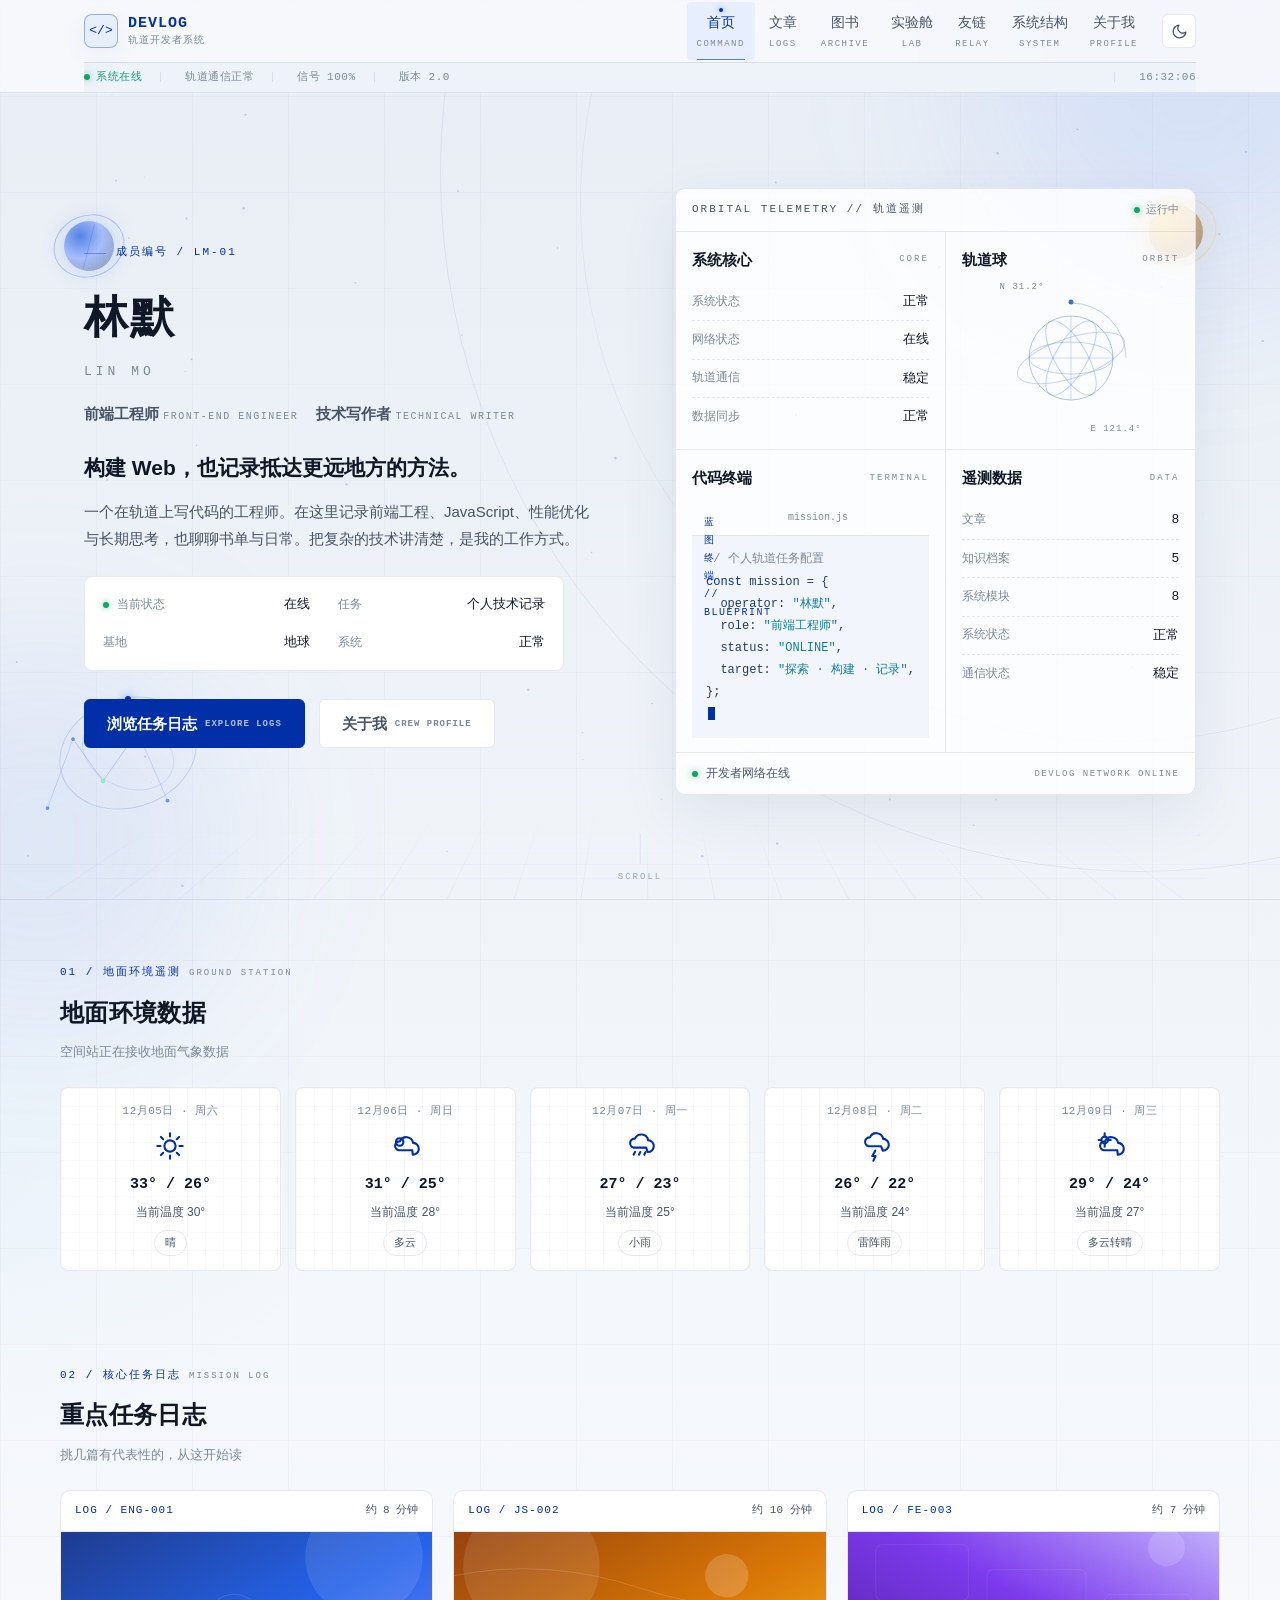
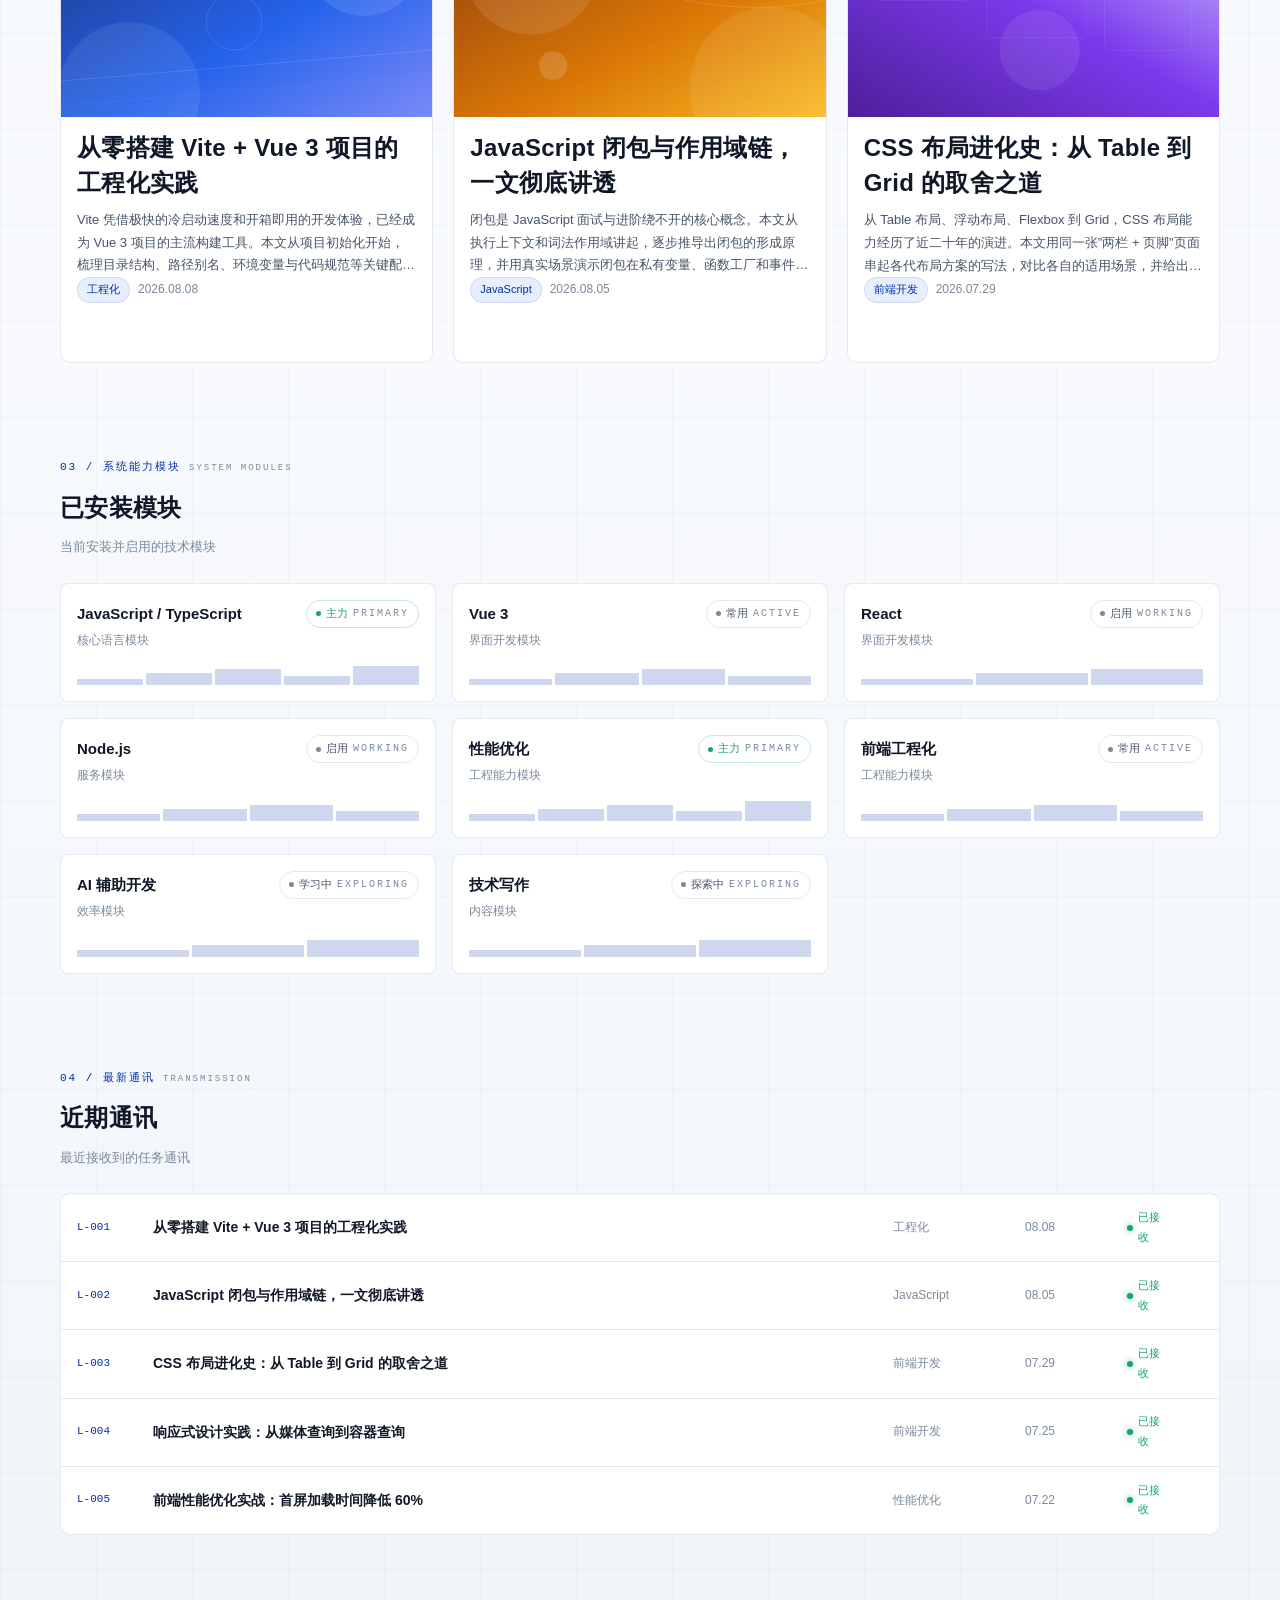
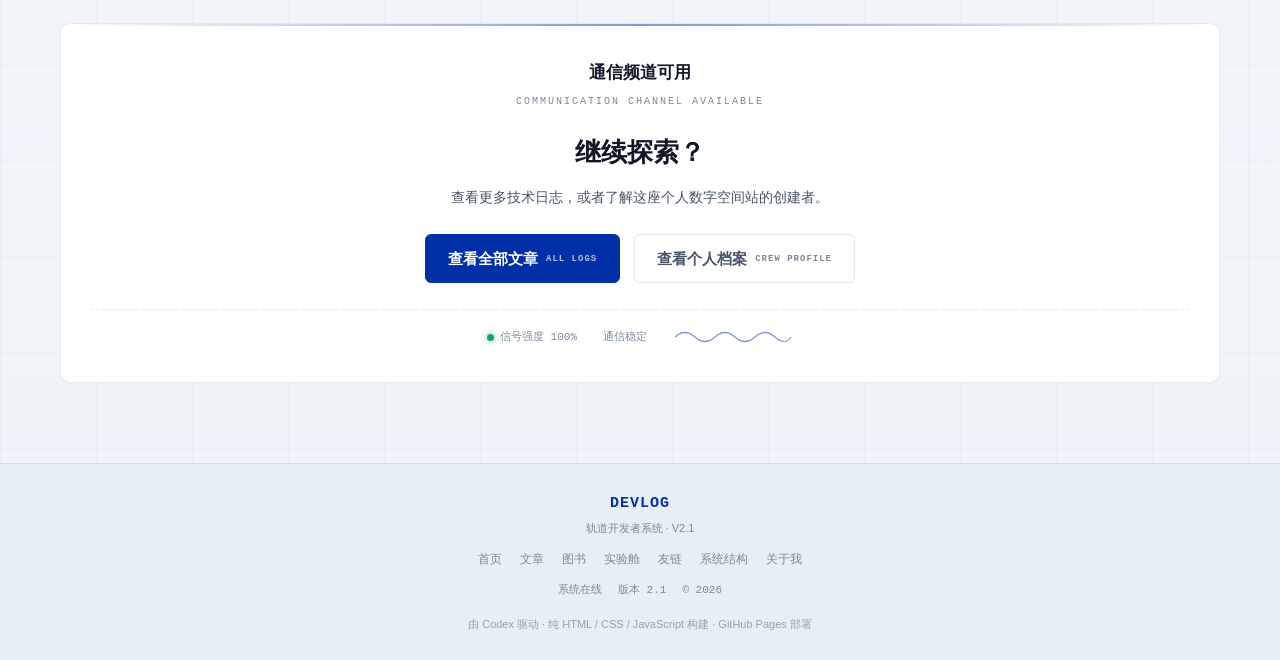
<file: index.html>
<!DOCTYPE html>
<html lang="zh-CN">
<head>
  <meta charset="UTF-8">
  <meta name="viewport" content="width=device-width, initial-scale=1.0">
  <meta name="description" content="林默的个人开发者数字空间站：记录代码，也记录每一次技术探索。">
  <title>DEVLOG // 轨道开发者系统</title>
  <link rel="icon" type="image/svg+xml" href="images/favicon.svg">
  <link rel="stylesheet" href="css/style.css">
</head>
<body data-page="home">

  <header class="site-header">
    <div class="container">
      <div class="header-top">
        <a class="logo" href="index.html">
          <span class="logo-mark">&lt;/&gt;</span>
          <span class="logo-text">
            <span class="logo-name">DEVLOG</span>
            <span class="logo-sub">轨道开发者系统</span>
          </span>
        </a>
        <div class="header-right">
          <nav class="main-nav" aria-label="主导航">
            <a href="index.html" class="nav-link active">首页<span class="nav-en">COMMAND</span></a>
            <a href="articles.html" class="nav-link">文章<span class="nav-en">LOGS</span></a>
            <a href="books.html" class="nav-link">图书<span class="nav-en">ARCHIVE</span></a>
            <a href="menu.html" class="nav-link">实验舱<span class="nav-en">LAB</span></a>
            <a href="links.html" class="nav-link">友链<span class="nav-en">RELAY</span></a>
            <a href="structure.html" class="nav-link">系统结构<span class="nav-en">SYSTEM</span></a>
            <a href="about.html" class="nav-link">关于我<span class="nav-en">PROFILE</span></a>
          </nav>
          <button id="theme-toggle" class="theme-toggle" type="button" aria-label="切换主题">
            <svg class="icon-moon" viewBox="0 0 24 24" fill="none" stroke="currentColor" stroke-width="1.8" stroke-linecap="round" stroke-linejoin="round" aria-hidden="true"><path d="M21 12.8A9 9 0 1 1 11.2 3a7 7 0 0 0 9.8 9.8z"/></svg>
            <svg class="icon-sun" viewBox="0 0 24 24" fill="none" stroke="currentColor" stroke-width="1.8" stroke-linecap="round" aria-hidden="true"><circle cx="12" cy="12" r="4"/><path d="M12 2v2.5M12 19.5V22M2 12h2.5M19.5 12H22M4.6 4.6l1.8 1.8M17.6 17.6l1.8 1.8M19.4 4.6l-1.8 1.8M6.4 17.6l-1.8 1.8"/></svg>
          </button>
          <button id="nav-toggle" class="nav-toggle" type="button" aria-label="打开菜单" aria-expanded="false">
            <svg viewBox="0 0 24 24" fill="none" stroke="currentColor" stroke-width="1.8" stroke-linecap="round" aria-hidden="true"><path d="M4 7h16M4 12h16M4 17h16"/></svg>
          </button>
        </div>
      </div>
      <div class="status-bar" aria-label="系统状态">
        <span class="status-item"><i class="signal-dot ok"></i><span class="status-ok">系统在线</span></span>
        <span class="status-item hide-mobile">轨道通信正常</span>
        <span class="status-item hide-mobile">信号 100%</span>
        <span class="status-item hide-mobile">版本 2.0</span>
        <span class="status-item" id="status-clock"></span>
        <span class="status-item" id="status-clock-short"></span>
      </div>
      <nav class="mobile-menu" id="mobile-menu" aria-label="移动端导航"></nav>
    </div>
  </header>

  <canvas id="starfield" aria-hidden="true"></canvas>

  <main>
    <!-- Hero -->
    <section class="hero">
      <div class="hero-space" aria-hidden="true">
        <span class="mega-orbit"></span>
        <span class="mega-orbit orbit-2"></span>
        <svg class="atmosphere" viewBox="0 0 620 420" fill="none" aria-hidden="true">
          <defs>
            <linearGradient id="atm" x1="0" y1="0" x2="1" y2="1">
              <stop offset="0" stop-color="#ffffff" stop-opacity="0"/>
              <stop offset="0.72" stop-color="#dceaff" stop-opacity="0.6"/>
              <stop offset="1" stop-color="#002FA7" stop-opacity="0.9"/>
            </linearGradient>
          </defs>
          <path d="M620 420 A620 620 0 0 0 0 420 Z" fill="url(#atm)"/>
          <path d="M620 420 A620 620 0 0 0 0 420 Z" stroke="#002FA7" stroke-opacity="0.5" stroke-width="1.5"/>
          <path d="M620 420 A660 660 0 0 0 0 420 Z" stroke="#8fb4ff" stroke-opacity="0.4" stroke-width="1"/>
        </svg>
        <span class="hero-mesh"></span>
        <span class="star s1"></span>
        <span class="star s2"></span>
        <span class="star s3"></span>
        <span class="star s4"></span>
        <span class="star s5"></span>
        <span class="star s6"></span>
        <span class="planet"><i class="planet-ring"></i></span>
        <span class="holo-globe"></span>
        <span class="orbit-system">
          <span class="orbit o1"></span>
          <span class="orbit o2"></span>
          <span class="orbit-track"><i class="orbit-dot"></i></span>
          <svg class="constellation" viewBox="0 0 200 150" fill="none">
            <path d="M18 128 L52 36 L92 92 L138 26 L178 118" stroke="rgba(59,111,224,0.4)" stroke-width="1"/>
            <path d="M52 36 L92 92 L138 26" stroke="rgba(99,140,255,0.25)" stroke-width="1"/>
            <circle cx="18" cy="128" r="2.5" fill="#3b6fe0"/>
            <circle cx="52" cy="36" r="2.5" fill="#3168d9"/>
            <circle cx="92" cy="92" r="3" fill="#61f2b0"/>
            <circle cx="138" cy="26" r="2.5" fill="#638cff"/>
            <circle cx="178" cy="118" r="2.5" fill="#3b6fe0"/>
          </svg>
        </span>
      </div>

      <div class="container hero-inner">
        <div class="hero-text">
          <span class="hero-eyebrow">成员编号 / LM-01</span>
          <h1>林默</h1>
          <p class="hero-name-en">LIN MO</p>
          <p class="hero-role">
            <span>前端工程师 <span class="role-en">FRONT-END ENGINEER</span></span>
            <span>技术写作者 <span class="role-en">TECHNICAL WRITER</span></span>
          </p>
          <p class="hero-slogan">构建 Web，也记录抵达更远地方的方法。</p>
          <p class="hero-desc">一个在轨道上写代码的工程师。在这里记录前端工程、JavaScript、性能优化与长期思考，也聊聊书单与日常。把复杂的技术讲清楚，是我的工作方式。</p>
          <div class="hero-status">
            <div class="data-line"><span class="telemetry-label"><i class="signal-dot ok"></i>当前状态</span><span class="telemetry-value">在线</span></div>
            <div class="data-line"><span class="telemetry-label">任务</span><span class="telemetry-value">个人技术记录</span></div>
            <div class="data-line"><span class="telemetry-label">基地</span><span class="telemetry-value">地球</span></div>
            <div class="data-line"><span class="telemetry-label">系统</span><span class="telemetry-value">正常</span></div>
          </div>
          <div class="hero-actions">
            <a class="btn btn-primary" href="articles.html">浏览任务日志<span class="btn-en">EXPLORE LOGS</span></a>
            <a class="btn btn-ghost" href="about.html">关于我<span class="btn-en">CREW PROFILE</span></a>
          </div>
        </div>

        <div class="hero-visual">
          <section class="telemetry-console" aria-label="轨道遥测控制台">
            <div class="console-head">
              <span class="console-title">ORBITAL TELEMETRY // 轨道遥测</span>
              <span class="console-status"><i class="signal-dot ok"></i>运行中</span>
            </div>
            <div class="console-body">
              <div class="console-module">
                <div class="module-head">
                  <span class="hud-title">系统核心</span>
                  <span class="hud-label">CORE</span>
                </div>
                <div class="data-line"><span class="telemetry-label">系统状态</span><span class="telemetry-value">正常</span></div>
                <div class="data-line"><span class="telemetry-label">网络状态</span><span class="telemetry-value">在线</span></div>
                <div class="data-line"><span class="telemetry-label">轨道通信</span><span class="telemetry-value">稳定</span></div>
                <div class="data-line"><span class="telemetry-label">数据同步</span><span class="telemetry-value">正常</span></div>
              </div>
              <div class="console-module">
                <div class="module-head">
                  <span class="hud-title">轨道球</span>
                  <span class="hud-label">ORBIT</span>
                </div>
                <div class="orbit-globe">
                  <svg viewBox="0 0 150 150" fill="none" aria-hidden="true">
                    <circle cx="75" cy="75" r="42" stroke="rgba(59,111,224,0.4)" stroke-width="1"/>
                    <ellipse cx="75" cy="75" rx="42" ry="16" stroke="rgba(59,111,224,0.3)" stroke-width="1"/>
                    <ellipse cx="75" cy="75" rx="42" ry="16" stroke="rgba(59,111,224,0.3)" stroke-width="1" transform="rotate(60 75 75)"/>
                    <ellipse cx="75" cy="75" rx="42" ry="16" stroke="rgba(59,111,224,0.3)" stroke-width="1" transform="rotate(-60 75 75)"/>
                    <path d="M33 75h84M75 33v84" stroke="rgba(59,111,224,0.25)" stroke-width="1"/>
                    <g class="globe-ring">
                      <ellipse cx="75" cy="75" rx="56" ry="20" stroke="rgba(99,140,255,0.35)" stroke-width="1" transform="rotate(-18 75 75)"/>
                    </g>
                    <g class="globe-sat">
                      <circle cx="75" cy="19" r="2.5" fill="#3b6fe0"/>
                    </g>
                    <path class="globe-scan" d="M75 20 A55 55 0 0 1 130 75" stroke="rgba(59,111,224,0.3)" stroke-width="1"/>
                  </svg>
                  <span class="globe-coords tl">N 31.2°</span>
                  <span class="globe-coords br">E 121.4°</span>
                </div>
              </div>
              <div class="console-module">
                <div class="module-head">
                  <span class="hud-title">代码终端</span>
                  <span class="hud-label">TERMINAL</span>
                </div>
                <div class="code-window">
                  <div class="code-window-bar">
                    <span class="term-mode">蓝图终端 // BLUEPRINT</span>
                    <em>mission.js</em>
                  </div>
                  <div class="code-window-body">
                    <div id="code-lines"></div>
                    <span class="cursor"></span>
                  </div>
                </div>
              </div>
              <div class="console-module">
                <div class="module-head">
                  <span class="hud-title">遥测数据</span>
                  <span class="hud-label">DATA</span>
                </div>
                <div class="data-line"><span class="telemetry-label">文章</span><span class="telemetry-value" id="tel-posts">08</span></div>
                <div class="data-line"><span class="telemetry-label">知识档案</span><span class="telemetry-value" id="tel-books">05</span></div>
                <div class="data-line"><span class="telemetry-label">系统模块</span><span class="telemetry-value" id="tel-modules">08</span></div>
                <div class="data-line"><span class="telemetry-label">系统状态</span><span class="telemetry-value">正常</span></div>
                <div class="data-line"><span class="telemetry-label">通信状态</span><span class="telemetry-value">稳定</span></div>
              </div>
            </div>
            <div class="console-foot">
              <i class="signal-dot ok"></i>
              <span>开发者网络在线</span>
              <span class="foot-en">DEVLOG NETWORK ONLINE</span>
            </div>
          </section>
        </div>
      </div>
      <a class="hero-scroll" href="#weather" aria-label="向下滚动">
        <span class="scroll-line"><i></i></span>
        <span class="scroll-text">SCROLL</span>
      </a>
    </section>

    <div class="container home-main">
      <!-- 地面环境遥测 -->
      <section class="home-section" id="weather" data-reveal>
        <div class="home-section-head">
          <span class="section-eyebrow">01 / 地面环境遥测 <span class="eyebrow-en">GROUND STATION</span></span>
          <h2>地面环境数据</h2>
          <p class="sub">空间站正在接收地面气象数据</p>
        </div>
        <div id="weather-list" class="weather-grid"></div>
      </section>

      <!-- 核心任务日志 -->
      <section class="home-section" data-reveal>
        <div class="home-section-head">
          <span class="section-eyebrow">02 / 核心任务日志 <span class="eyebrow-en">MISSION LOG</span></span>
          <h2>重点任务日志</h2>
          <p class="sub">挑几篇有代表性的，从这开始读</p>
        </div>
        <div id="featured-list" class="featured-grid"></div>
      </section>

      <!-- 系统能力模块 -->
      <section class="home-section" data-reveal>
        <div class="home-section-head">
          <span class="section-eyebrow">03 / 系统能力模块 <span class="eyebrow-en">SYSTEM MODULES</span></span>
          <h2>已安装模块</h2>
          <p class="sub">当前安装并启用的技术模块</p>
        </div>
        <div id="module-list" class="module-grid"></div>
      </section>

      <!-- 最新通讯 -->
      <section class="home-section" data-reveal>
        <div class="home-section-head">
          <span class="section-eyebrow">04 / 最新通讯 <span class="eyebrow-en">TRANSMISSION</span></span>
          <h2>近期通讯</h2>
          <p class="sub">最近接收到的任务通讯</p>
        </div>
        <div id="transmission-list" class="transmission-wrap"></div>
      </section>

      <!-- 通信频道 -->
      <section class="comms-panel" data-reveal>
        <p class="comms-title">通信频道可用</p>
        <p class="comms-en">COMMUNICATION CHANNEL AVAILABLE</p>
        <p class="comms-main">继续探索？</p>
        <p class="comms-desc">查看更多技术日志，或者了解这座个人数字空间站的创建者。</p>
        <div class="comms-actions">
          <a class="btn btn-primary" href="articles.html">查看全部文章<span class="btn-en">ALL LOGS</span></a>
          <a class="btn btn-ghost" href="about.html">查看个人档案<span class="btn-en">CREW PROFILE</span></a>
        </div>
        <div class="comms-foot">
          <span class="status-item"><i class="signal-dot ok"></i>信号强度 100%</span>
          <span>通信稳定</span>
          <svg class="comms-wave" viewBox="0 0 120 22" fill="none" aria-hidden="true">
            <path d="M2 11 Q12 2 22 11 T42 11 T62 11 T82 11 T102 11 T118 11" stroke="currentColor" stroke-width="1.2"/>
          </svg>
        </div>
      </section>
    </div>
  </main>

  <footer class="site-footer">
    <div class="container footer-grid">
      <div class="footer-brand">
        <span class="logo-name">DEVLOG</span>
        <span class="footer-sub">轨道开发者系统 · V2.1</span>
      </div>
      <nav class="footer-links" aria-label="页脚导航">
        <a href="index.html">首页</a>
        <a href="articles.html">文章</a>
        <a href="books.html">图书</a>
        <a href="menu.html">实验舱</a>
        <a href="links.html">友链</a>
        <a href="structure.html">系统结构</a>
        <a href="about.html">关于我</a>
      </nav>
      <div class="footer-status">
        <span><i class="signal-dot ok"></i>系统在线</span>
        <span>版本 2.1</span>
        <span>© 2026</span>
      </div>
    </div>
    <p class="footer-codex">由 Codex 驱动 · 纯 HTML / CSS / JavaScript 构建 · GitHub Pages 部署</p>
  </footer>

  <button id="back-to-top" class="back-to-top" type="button" aria-label="返回顶部" title="返回顶部">
    <svg viewBox="0 0 24 24" aria-hidden="true"><path d="M12 19V5M5 12l7-7 7 7"/></svg>
  </button>

  <script src="js/main.js"></script>
</body>
</html>
</file>
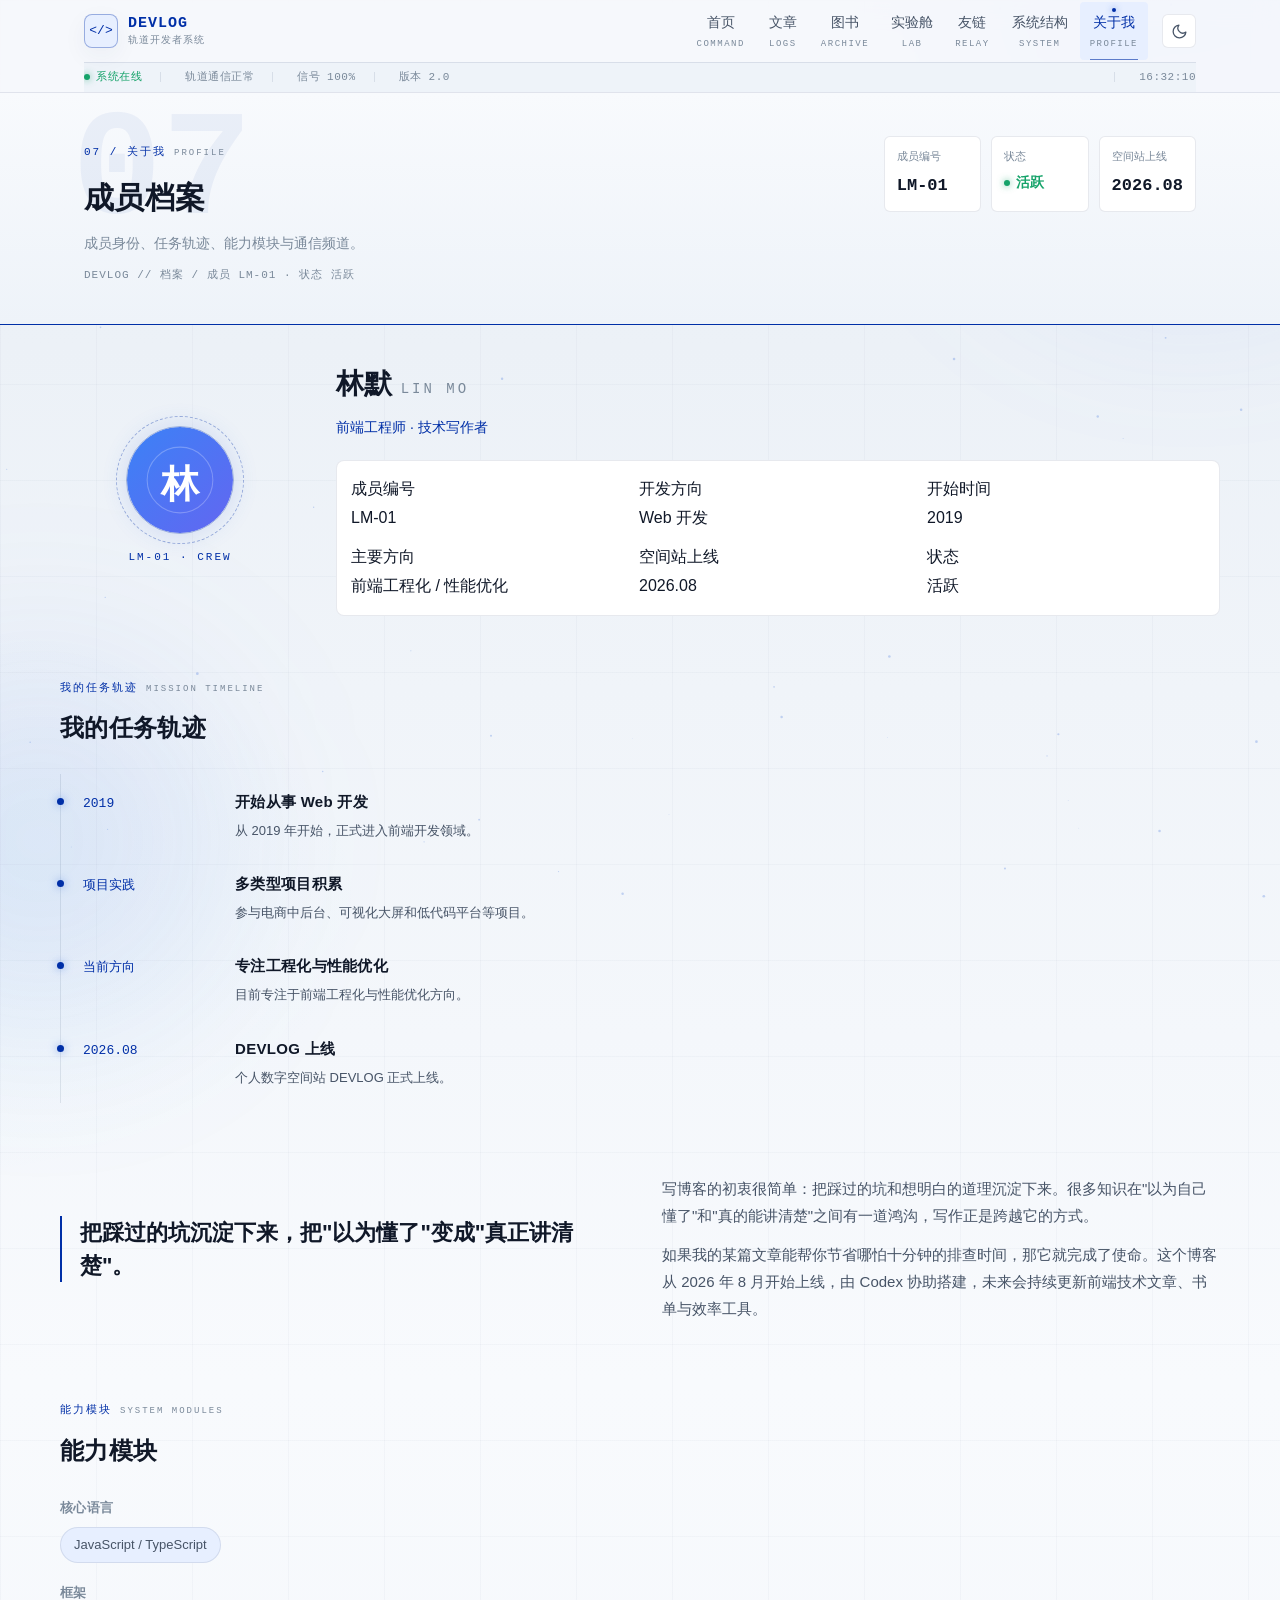
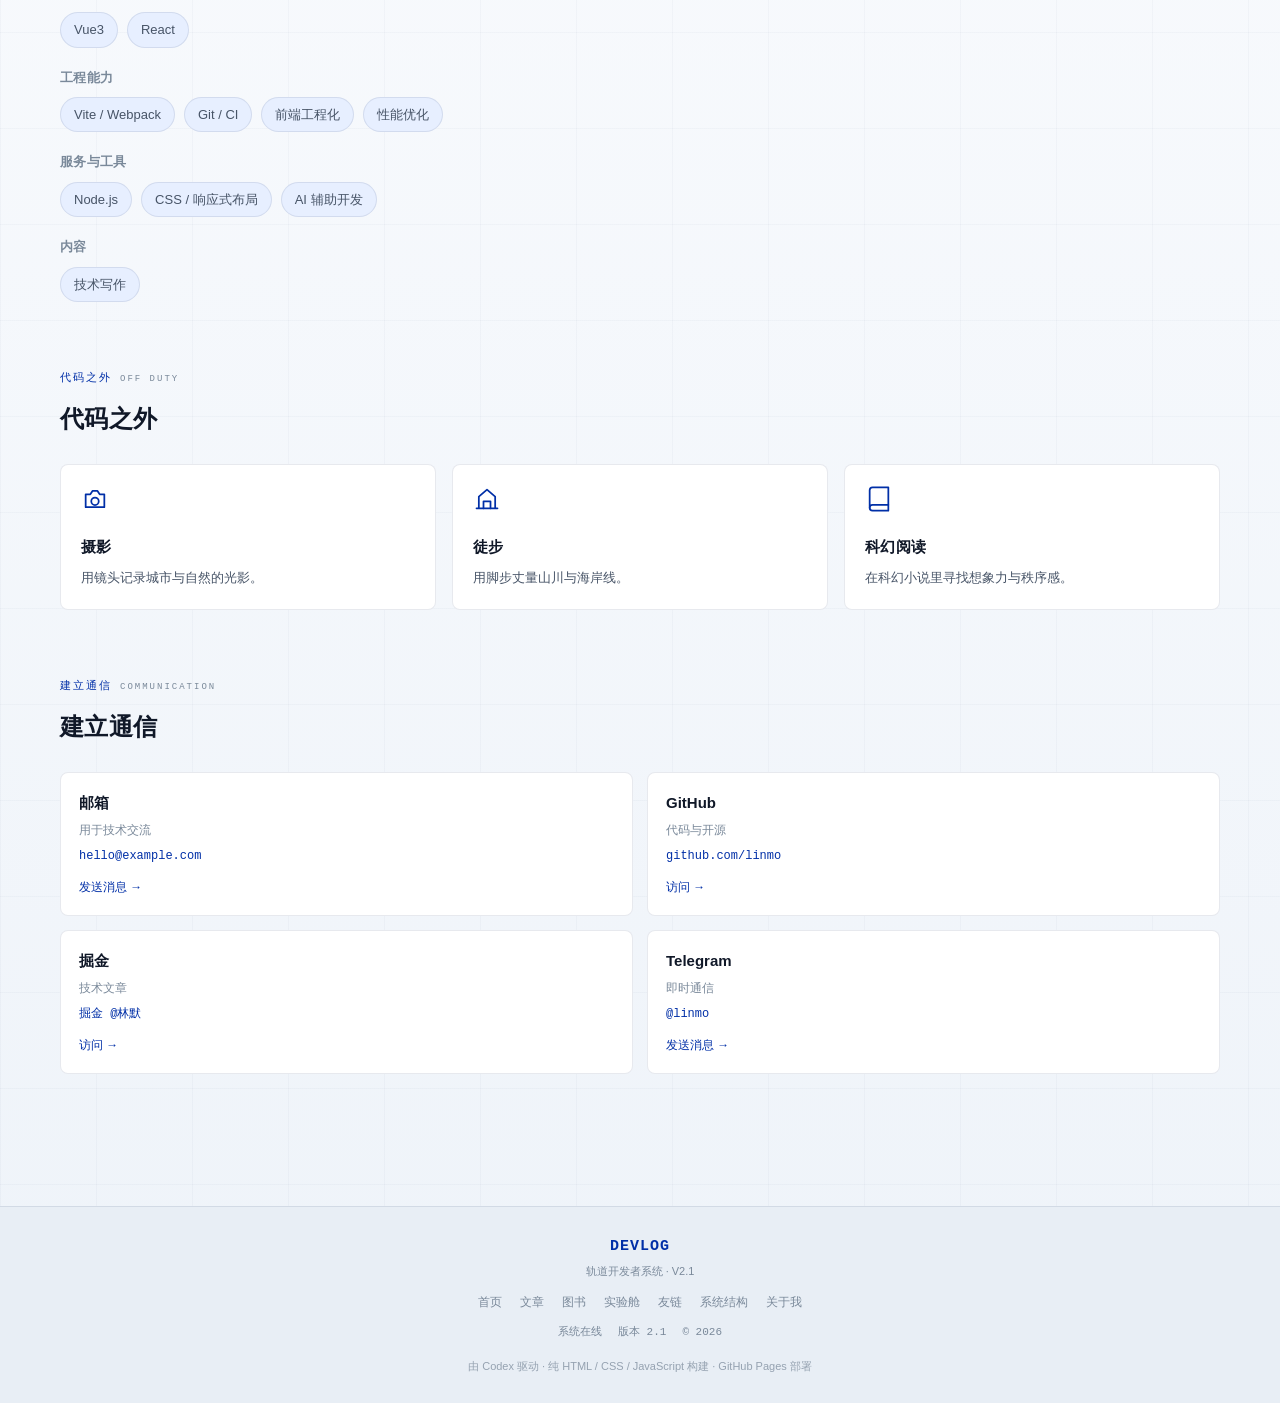
<file: about.html>
<!DOCTYPE html>
<html lang="zh-CN">
<head>
  <meta charset="UTF-8">
  <meta name="viewport" content="width=device-width, initial-scale=1.0">
  <meta name="description" content="关于 DevLog 博主林默：个人简介、技能标签与联系方式。">
  <title>成员档案 - DEVLOG</title>
  <link rel="icon" type="image/svg+xml" href="images/favicon.svg">
  <link rel="stylesheet" href="css/style.css">
</head>
<body data-page="about">

  <header class="site-header">
    <div class="container">
      <div class="header-top">
        <a class="logo" href="index.html">
          <span class="logo-mark">&lt;/&gt;</span>
          <span class="logo-text">
            <span class="logo-name">DEVLOG</span>
            <span class="logo-sub">轨道开发者系统</span>
          </span>
        </a>
        <div class="header-right">
          <nav class="main-nav" aria-label="主导航">
            <a href="index.html" class="nav-link">首页<span class="nav-en">COMMAND</span></a>
            <a href="articles.html" class="nav-link">文章<span class="nav-en">LOGS</span></a>
            <a href="books.html" class="nav-link">图书<span class="nav-en">ARCHIVE</span></a>
            <a href="menu.html" class="nav-link">实验舱<span class="nav-en">LAB</span></a>
            <a href="links.html" class="nav-link">友链<span class="nav-en">RELAY</span></a>
            <a href="structure.html" class="nav-link">系统结构<span class="nav-en">SYSTEM</span></a>
            <a href="about.html" class="nav-link">关于我<span class="nav-en">PROFILE</span></a>
          </nav>
          <button id="theme-toggle" class="theme-toggle" type="button" aria-label="切换主题">
            <svg class="icon-moon" viewBox="0 0 24 24" fill="none" stroke="currentColor" stroke-width="1.8" stroke-linecap="round" stroke-linejoin="round" aria-hidden="true"><path d="M21 12.8A9 9 0 1 1 11.2 3a7 7 0 0 0 9.8 9.8z"/></svg>
            <svg class="icon-sun" viewBox="0 0 24 24" fill="none" stroke="currentColor" stroke-width="1.8" stroke-linecap="round" aria-hidden="true"><circle cx="12" cy="12" r="4"/><path d="M12 2v2.5M12 19.5V22M2 12h2.5M19.5 12H22M4.6 4.6l1.8 1.8M17.6 17.6l1.8 1.8M19.4 4.6l-1.8 1.8M6.4 17.6l-1.8 1.8"/></svg>
          </button>
          <button id="nav-toggle" class="nav-toggle" type="button" aria-label="打开菜单" aria-expanded="false">
            <svg viewBox="0 0 24 24" fill="none" stroke="currentColor" stroke-width="1.8" stroke-linecap="round" aria-hidden="true"><path d="M4 7h16M4 12h16M4 17h16"/></svg>
          </button>
        </div>
      </div>
      <div class="status-bar" aria-label="系统状态">
        <span class="status-item"><i class="signal-dot ok"></i><span class="status-ok">系统在线</span></span>
        <span class="status-item hide-mobile">轨道通信正常</span>
        <span class="status-item hide-mobile">信号 100%</span>
        <span class="status-item hide-mobile">版本 2.0</span>
        <span class="status-item" id="status-clock"></span>
        <span class="status-item" id="status-clock-short"></span>
      </div>
      <nav class="mobile-menu" id="mobile-menu" aria-label="移动端导航"></nav>
    </div>
  </header>

  <canvas id="starfield" aria-hidden="true"></canvas>

<main>
    <section class="page-hero">
      <div class="container page-hero-inner">
        <div class="page-hero-left" data-module="07" data-reveal>
          <span class="section-eyebrow">07 / 关于我 <span class="eyebrow-en">PROFILE</span></span>
          <h1>成员档案</h1>
          <p class="page-subtitle">成员身份、任务轨迹、能力模块与通信频道。</p>
          <p class="page-path">DEVLOG // 档案 / 成员 LM-01 · 状态 活跃</p>
        </div>
        <dl class="page-hero-stats" data-reveal>
          <div><dt>成员编号</dt><dd>LM-01</dd></div>
          <div><dt>状态</dt><dd class="stat-ok"><i class="signal-dot ok"></i>活跃</dd></div>
          <div><dt>空间站上线</dt><dd>2026.08</dd></div>
        </dl>
      </div>
    </section>

    <div class="container profile-main">
      <!-- 成员身份档案 -->
      <section class="crew-identity" data-reveal>
        <div class="crew-avatar-col">
          <div class="about-avatar-wrap">
            <img class="about-avatar" src="images/avatar.svg" alt="林默的头像">
            <span class="crew-tag">LM-01 · CREW</span>
          </div>
        </div>
        <div class="crew-info-col">
          <h1 class="about-name">林默 <span class="about-en">LIN MO</span></h1>
          <p class="about-role">前端工程师 · 技术写作者</p>
          <dl class="about-crew-data">
            <div><dt>成员编号</dt><dd>LM-01</dd></div>
            <div><dt>开发方向</dt><dd>Web 开发</dd></div>
            <div><dt>开始时间</dt><dd>2019</dd></div>
            <div><dt>主要方向</dt><dd>前端工程化 / 性能优化</dd></div>
            <div><dt>空间站上线</dt><dd>2026.08</dd></div>
            <div><dt>状态</dt><dd class="stat-ok"><i class="signal-dot ok"></i>活跃</dd></div>
          </dl>
        </div>
      </section>

      <!-- 我的任务轨迹 -->
      <section class="profile-section" data-reveal>
        <div class="home-section-head">
          <span class="section-eyebrow">我的任务轨迹 <span class="eyebrow-en">MISSION TIMELINE</span></span>
          <h2>我的任务轨迹</h2>
        </div>
        <ol class="timeline">
          <li><span class="tl-year">2019</span><div class="tl-body"><h3>开始从事 Web 开发</h3><p>从 2019 年开始，正式进入前端开发领域。</p></div></li>
          <li><span class="tl-year">项目实践</span><div class="tl-body"><h3>多类型项目积累</h3><p>参与电商中后台、可视化大屏和低代码平台等项目。</p></div></li>
          <li><span class="tl-year">当前方向</span><div class="tl-body"><h3>专注工程化与性能优化</h3><p>目前专注于前端工程化与性能优化方向。</p></div></li>
          <li><span class="tl-year">2026.08</span><div class="tl-body"><h3>DEVLOG 上线</h3><p>个人数字空间站 DEVLOG 正式上线。</p></div></li>
        </ol>
      </section>

      <!-- 为什么记录 -->
      <section class="profile-section why-record" data-reveal>
        <blockquote class="why-quote">把踩过的坑沉淀下来，把"以为懂了"变成"真正讲清楚"。</blockquote>
        <div class="why-text">
          <p>写博客的初衷很简单：把踩过的坑和想明白的道理沉淀下来。很多知识在"以为自己懂了"和"真的能讲清楚"之间有一道鸿沟，写作正是跨越它的方式。</p>
          <p>如果我的某篇文章能帮你节省哪怕十分钟的排查时间，那它就完成了使命。这个博客从 2026 年 8 月开始上线，由 Codex 协助搭建，未来会持续更新前端技术文章、书单与效率工具。</p>
        </div>
      </section>

      <!-- 能力模块 -->
      <section class="profile-section" data-reveal>
        <div class="home-section-head">
          <span class="section-eyebrow">能力模块 <span class="eyebrow-en">SYSTEM MODULES</span></span>
          <h2>能力模块</h2>
        </div>
        <div class="skill-groups">
          <div class="skill-group"><h3>核心语言</h3><div class="skill-tags"><span class="skill-tag">JavaScript / TypeScript</span></div></div>
          <div class="skill-group"><h3>框架</h3><div class="skill-tags"><span class="skill-tag">Vue3</span><span class="skill-tag">React</span></div></div>
          <div class="skill-group"><h3>工程能力</h3><div class="skill-tags"><span class="skill-tag">Vite / Webpack</span><span class="skill-tag">Git / CI</span><span class="skill-tag">前端工程化</span><span class="skill-tag">性能优化</span></div></div>
          <div class="skill-group"><h3>服务与工具</h3><div class="skill-tags"><span class="skill-tag">Node.js</span><span class="skill-tag">CSS / 响应式布局</span><span class="skill-tag">AI 辅助开发</span></div></div>
          <div class="skill-group"><h3>内容</h3><div class="skill-tags"><span class="skill-tag">技术写作</span></div></div>
        </div>
      </section>

      <!-- 代码之外 -->
      <section class="profile-section" data-reveal>
        <div class="home-section-head">
          <span class="section-eyebrow">代码之外 <span class="eyebrow-en">OFF DUTY</span></span>
          <h2>代码之外</h2>
        </div>
        <div class="off-duty">
          <div class="off-duty-card">
            <span class="off-duty-icon"><svg viewBox="0 0 24 24" fill="none" stroke="currentColor" stroke-width="1.5" stroke-linecap="round" stroke-linejoin="round" aria-hidden="true"><path d="M4 8h4l2-3h4l2 3h4v11H4z"/><circle cx="12" cy="14" r="3.2"/></svg></span>
            <h3>摄影</h3><p>用镜头记录城市与自然的光影。</p>
          </div>
          <div class="off-duty-card">
            <span class="off-duty-icon"><svg viewBox="0 0 24 24" fill="none" stroke="currentColor" stroke-width="1.5" stroke-linecap="round" stroke-linejoin="round" aria-hidden="true"><path d="M3 20h18M5 20V10l7-6 7 6v10"/><path d="M9 20v-6h6v6"/></svg></span>
            <h3>徒步</h3><p>用脚步丈量山川与海岸线。</p>
          </div>
          <div class="off-duty-card">
            <span class="off-duty-icon"><svg viewBox="0 0 24 24" fill="none" stroke="currentColor" stroke-width="1.5" stroke-linecap="round" stroke-linejoin="round" aria-hidden="true"><path d="M4 19.5A2.5 2.5 0 0 1 6.5 17H20V2H6.5A2.5 2.5 0 0 0 4 4.5z"/><path d="M4 19.5A2.5 2.5 0 0 0 6.5 22H20v-5"/></svg></span>
            <h3>科幻阅读</h3><p>在科幻小说里寻找想象力与秩序感。</p>
          </div>
        </div>
      </section>

      <!-- 建立通信 -->
      <section class="profile-section" data-reveal>
        <div class="home-section-head">
          <span class="section-eyebrow">建立通信 <span class="eyebrow-en">COMMUNICATION</span></span>
          <h2>建立通信</h2>
        </div>
        <div class="comm-channels">
          <a class="comm-channel" href="mailto:hello@example.com"><span class="comm-name">邮箱</span><span class="comm-desc">用于技术交流</span><span class="comm-addr">hello@example.com</span><span class="comm-go">发送消息 →</span></a>
          <a class="comm-channel" href="https://github.com/" target="_blank" rel="noopener"><span class="comm-name">GitHub</span><span class="comm-desc">代码与开源</span><span class="comm-addr">github.com/linmo</span><span class="comm-go">访问 →</span></a>
          <a class="comm-channel" href="https://juejin.cn/" target="_blank" rel="noopener"><span class="comm-name">掘金</span><span class="comm-desc">技术文章</span><span class="comm-addr">掘金 @林默</span><span class="comm-go">访问 →</span></a>
          <a class="comm-channel" href="https://t.me/" target="_blank" rel="noopener"><span class="comm-name">Telegram</span><span class="comm-desc">即时通信</span><span class="comm-addr">@linmo</span><span class="comm-go">发送消息 →</span></a>
        </div>
      </section>
    </div>
  </main>

  <footer class="site-footer">
    <div class="container footer-grid">
      <div class="footer-brand">
        <span class="logo-name">DEVLOG</span>
        <span class="footer-sub">轨道开发者系统 · V2.1</span>
      </div>
      <nav class="footer-links" aria-label="页脚导航">
        <a href="index.html">首页</a>
        <a href="articles.html">文章</a>
        <a href="books.html">图书</a>
        <a href="menu.html">实验舱</a>
        <a href="links.html">友链</a>
        <a href="structure.html">系统结构</a>
        <a href="about.html">关于我</a>
      </nav>
      <div class="footer-status">
        <span><i class="signal-dot ok"></i>系统在线</span>
        <span>版本 2.1</span>
        <span>© 2026</span>
      </div>
    </div>
    <p class="footer-codex">由 Codex 驱动 · 纯 HTML / CSS / JavaScript 构建 · GitHub Pages 部署</p>
  </footer>

  <button id="back-to-top" class="back-to-top" type="button" aria-label="返回顶部" title="返回顶部">
    <svg viewBox="0 0 24 24" aria-hidden="true"><path d="M12 19V5M5 12l7-7 7 7"/></svg>
  </button>

  <script src="js/main.js"></script>
</body>
</html>
</file>
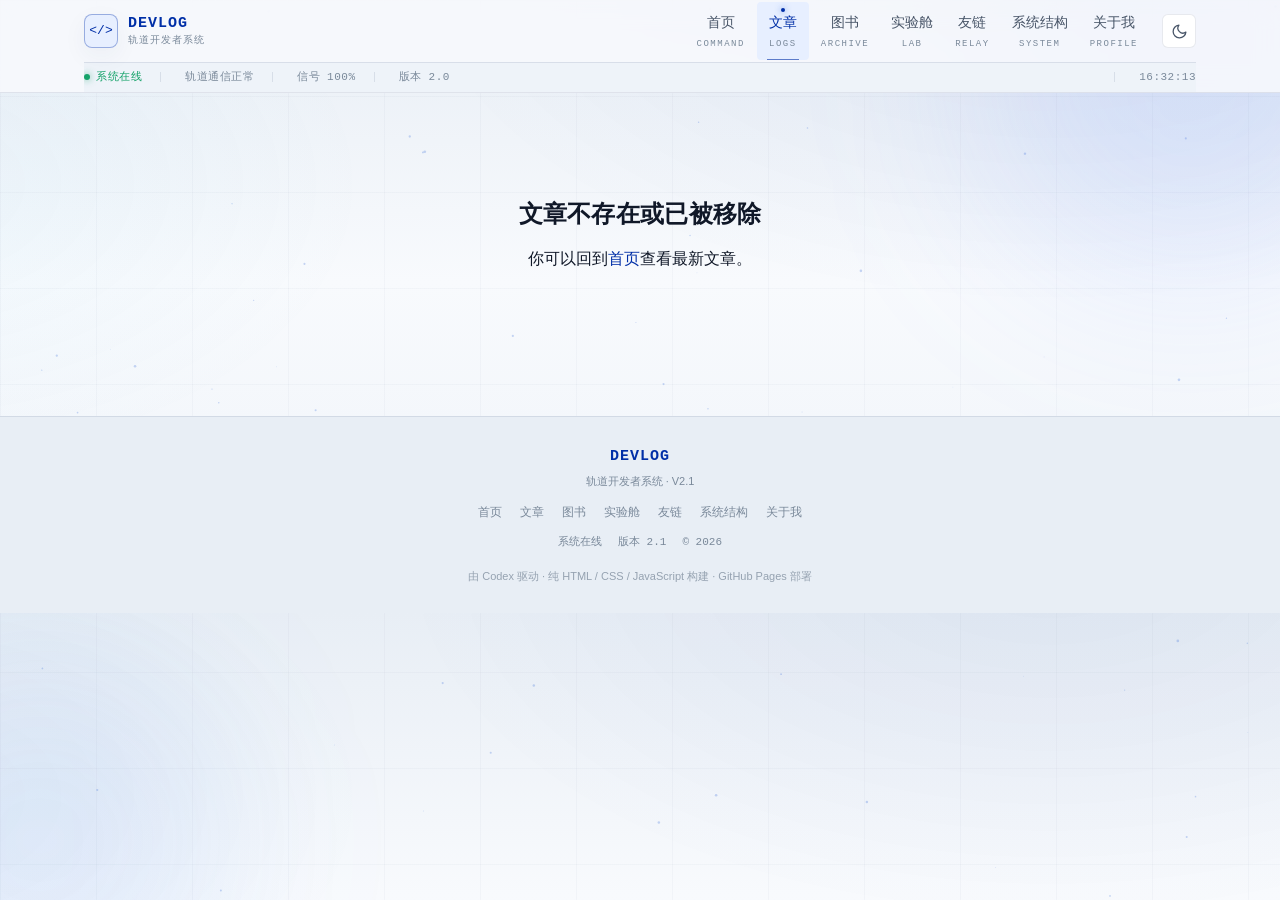
<file: article.html>
<!DOCTYPE html>
<html lang="zh-CN">
<head>
  <meta charset="UTF-8">
  <meta name="viewport" content="width=device-width, initial-scale=1.0">
  <meta name="description" content="DevLog 技术博客文章详情。">
  <title>任务日志 - DEVLOG</title>
  <link rel="icon" type="image/svg+xml" href="images/favicon.svg">
  <link rel="stylesheet" href="css/style.css">
</head>
<body data-page="article">

  <header class="site-header">
    <div class="container">
      <div class="header-top">
        <a class="logo" href="index.html">
          <span class="logo-mark">&lt;/&gt;</span>
          <span class="logo-text">
            <span class="logo-name">DEVLOG</span>
            <span class="logo-sub">轨道开发者系统</span>
          </span>
        </a>
        <div class="header-right">
          <nav class="main-nav" aria-label="主导航">
            <a href="index.html" class="nav-link">首页<span class="nav-en">COMMAND</span></a>
            <a href="articles.html" class="nav-link">文章<span class="nav-en">LOGS</span></a>
            <a href="books.html" class="nav-link">图书<span class="nav-en">ARCHIVE</span></a>
            <a href="menu.html" class="nav-link">实验舱<span class="nav-en">LAB</span></a>
            <a href="links.html" class="nav-link">友链<span class="nav-en">RELAY</span></a>
            <a href="structure.html" class="nav-link">系统结构<span class="nav-en">SYSTEM</span></a>
            <a href="about.html" class="nav-link">关于我<span class="nav-en">PROFILE</span></a>
          </nav>
          <button id="theme-toggle" class="theme-toggle" type="button" aria-label="切换主题">
            <svg class="icon-moon" viewBox="0 0 24 24" fill="none" stroke="currentColor" stroke-width="1.8" stroke-linecap="round" stroke-linejoin="round" aria-hidden="true"><path d="M21 12.8A9 9 0 1 1 11.2 3a7 7 0 0 0 9.8 9.8z"/></svg>
            <svg class="icon-sun" viewBox="0 0 24 24" fill="none" stroke="currentColor" stroke-width="1.8" stroke-linecap="round" aria-hidden="true"><circle cx="12" cy="12" r="4"/><path d="M12 2v2.5M12 19.5V22M2 12h2.5M19.5 12H22M4.6 4.6l1.8 1.8M17.6 17.6l1.8 1.8M19.4 4.6l-1.8 1.8M6.4 17.6l-1.8 1.8"/></svg>
          </button>
          <button id="nav-toggle" class="nav-toggle" type="button" aria-label="打开菜单" aria-expanded="false">
            <svg viewBox="0 0 24 24" fill="none" stroke="currentColor" stroke-width="1.8" stroke-linecap="round" aria-hidden="true"><path d="M4 7h16M4 12h16M4 17h16"/></svg>
          </button>
        </div>
      </div>
      <div class="status-bar" aria-label="系统状态">
        <span class="status-item"><i class="signal-dot ok"></i><span class="status-ok">系统在线</span></span>
        <span class="status-item hide-mobile">轨道通信正常</span>
        <span class="status-item hide-mobile">信号 100%</span>
        <span class="status-item hide-mobile">版本 2.0</span>
        <span class="status-item" id="status-clock"></span>
        <span class="status-item" id="status-clock-short"></span>
      </div>
      <nav class="mobile-menu" id="mobile-menu" aria-label="移动端导航"></nav>
    </div>
  </header>

  <canvas id="starfield" aria-hidden="true"></canvas>

<main>
    <div class="container reader-wrap">
      <div id="post-content" aria-label="文章内容"></div>
    </div>
  </main>

  <footer class="site-footer">
    <div class="container footer-grid">
      <div class="footer-brand">
        <span class="logo-name">DEVLOG</span>
        <span class="footer-sub">轨道开发者系统 · V2.1</span>
      </div>
      <nav class="footer-links" aria-label="页脚导航">
        <a href="index.html">首页</a>
        <a href="articles.html">文章</a>
        <a href="books.html">图书</a>
        <a href="menu.html">实验舱</a>
        <a href="links.html">友链</a>
        <a href="structure.html">系统结构</a>
        <a href="about.html">关于我</a>
      </nav>
      <div class="footer-status">
        <span><i class="signal-dot ok"></i>系统在线</span>
        <span>版本 2.1</span>
        <span>© 2026</span>
      </div>
    </div>
    <p class="footer-codex">由 Codex 驱动 · 纯 HTML / CSS / JavaScript 构建 · GitHub Pages 部署</p>
  </footer>

  <button id="back-to-top" class="back-to-top" type="button" aria-label="返回顶部" title="返回顶部">
    <svg viewBox="0 0 24 24" aria-hidden="true"><path d="M12 19V5M5 12l7-7 7 7"/></svg>
  </button>

  <script src="js/main.js"></script>
</body>
</html>
</file>
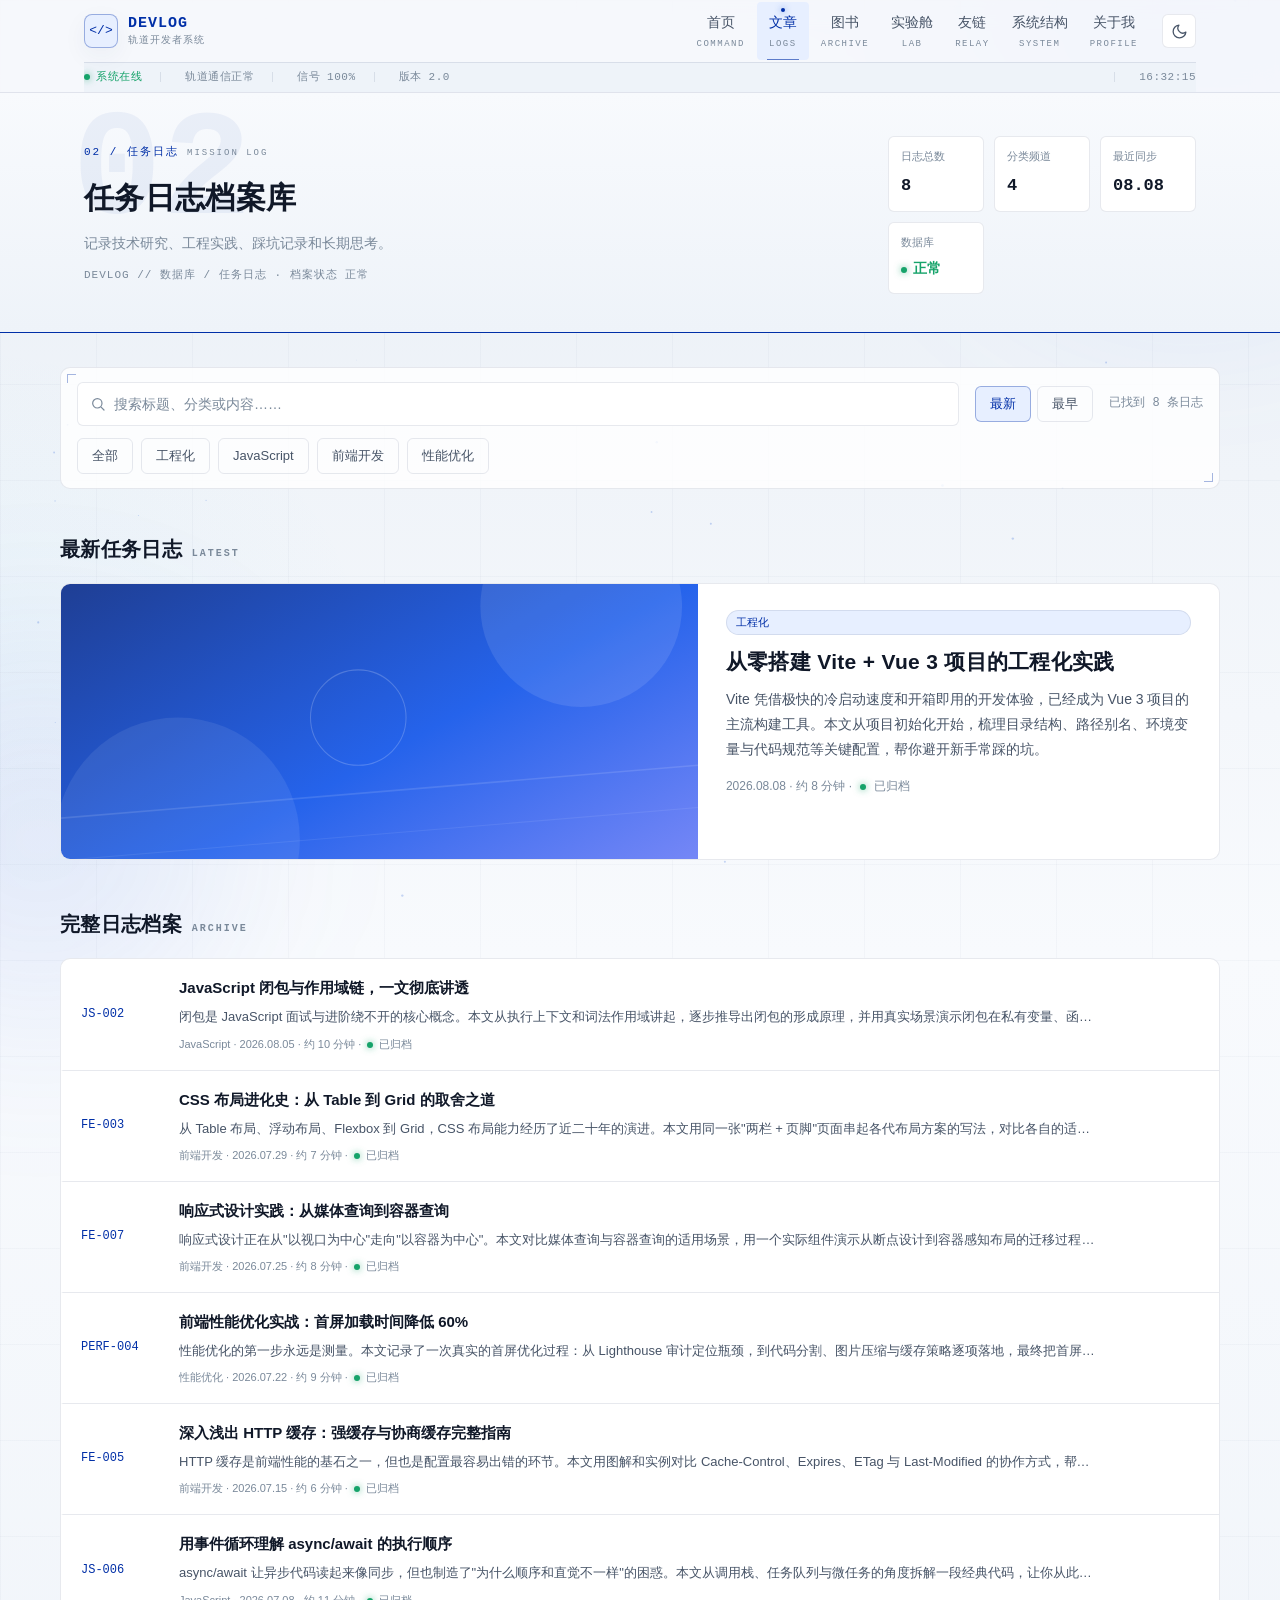
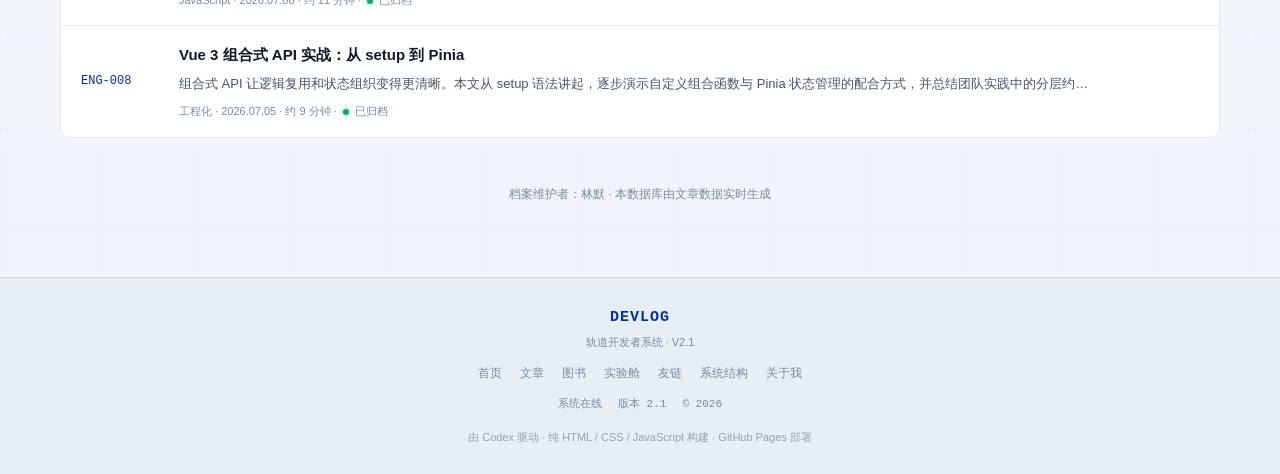
<file: articles.html>
<!DOCTYPE html>
<html lang="zh-CN">
<head>
  <meta charset="UTF-8">
  <meta name="viewport" content="width=device-width, initial-scale=1.0">
  <meta name="description" content="DevLog 全部技术文章：前端开发、JavaScript、工程化与性能优化。">
  <title>任务日志档案库 - DEVLOG</title>
  <link rel="icon" type="image/svg+xml" href="images/favicon.svg">
  <link rel="stylesheet" href="css/style.css">
</head>
<body data-page="articles">

  <header class="site-header">
    <div class="container">
      <div class="header-top">
        <a class="logo" href="index.html">
          <span class="logo-mark">&lt;/&gt;</span>
          <span class="logo-text">
            <span class="logo-name">DEVLOG</span>
            <span class="logo-sub">轨道开发者系统</span>
          </span>
        </a>
        <div class="header-right">
          <nav class="main-nav" aria-label="主导航">
            <a href="index.html" class="nav-link">首页<span class="nav-en">COMMAND</span></a>
            <a href="articles.html" class="nav-link">文章<span class="nav-en">LOGS</span></a>
            <a href="books.html" class="nav-link">图书<span class="nav-en">ARCHIVE</span></a>
            <a href="menu.html" class="nav-link">实验舱<span class="nav-en">LAB</span></a>
            <a href="links.html" class="nav-link">友链<span class="nav-en">RELAY</span></a>
            <a href="structure.html" class="nav-link">系统结构<span class="nav-en">SYSTEM</span></a>
            <a href="about.html" class="nav-link">关于我<span class="nav-en">PROFILE</span></a>
          </nav>
          <button id="theme-toggle" class="theme-toggle" type="button" aria-label="切换主题">
            <svg class="icon-moon" viewBox="0 0 24 24" fill="none" stroke="currentColor" stroke-width="1.8" stroke-linecap="round" stroke-linejoin="round" aria-hidden="true"><path d="M21 12.8A9 9 0 1 1 11.2 3a7 7 0 0 0 9.8 9.8z"/></svg>
            <svg class="icon-sun" viewBox="0 0 24 24" fill="none" stroke="currentColor" stroke-width="1.8" stroke-linecap="round" aria-hidden="true"><circle cx="12" cy="12" r="4"/><path d="M12 2v2.5M12 19.5V22M2 12h2.5M19.5 12H22M4.6 4.6l1.8 1.8M17.6 17.6l1.8 1.8M19.4 4.6l-1.8 1.8M6.4 17.6l-1.8 1.8"/></svg>
          </button>
          <button id="nav-toggle" class="nav-toggle" type="button" aria-label="打开菜单" aria-expanded="false">
            <svg viewBox="0 0 24 24" fill="none" stroke="currentColor" stroke-width="1.8" stroke-linecap="round" aria-hidden="true"><path d="M4 7h16M4 12h16M4 17h16"/></svg>
          </button>
        </div>
      </div>
      <div class="status-bar" aria-label="系统状态">
        <span class="status-item"><i class="signal-dot ok"></i><span class="status-ok">系统在线</span></span>
        <span class="status-item hide-mobile">轨道通信正常</span>
        <span class="status-item hide-mobile">信号 100%</span>
        <span class="status-item hide-mobile">版本 2.0</span>
        <span class="status-item" id="status-clock"></span>
        <span class="status-item" id="status-clock-short"></span>
      </div>
      <nav class="mobile-menu" id="mobile-menu" aria-label="移动端导航"></nav>
    </div>
  </header>

  <canvas id="starfield" aria-hidden="true"></canvas>

<main>
    <section class="page-hero">
      <div class="container page-hero-inner">
        <div class="page-hero-left" data-module="02" data-reveal>
          <span class="section-eyebrow">02 / 任务日志 <span class="eyebrow-en">MISSION LOG</span></span>
          <h1>任务日志档案库</h1>
          <p class="page-subtitle">记录技术研究、工程实践、踩坑记录和长期思考。</p>
          <p class="page-path">DEVLOG // 数据库 / 任务日志 · 档案状态 正常</p>
        </div>
        <dl class="page-hero-stats" data-reveal>
          <div><dt>日志总数</dt><dd id="stat-log-total">0</dd></div>
          <div><dt>分类频道</dt><dd id="stat-log-cats">0</dd></div>
          <div><dt>最近同步</dt><dd id="stat-log-sync">—</dd></div>
          <div><dt>数据库</dt><dd class="stat-ok"><i class="signal-dot ok"></i>正常</dd></div>
        </dl>
      </div>
    </section>

    <div class="container log-db">
      <section class="log-console hud-panel" aria-label="日志数据库控制台" data-reveal>
        <div class="log-console-row">
          <div class="log-search">
            <svg viewBox="0 0 24 24" fill="none" stroke="currentColor" stroke-width="1.8" stroke-linecap="round" aria-hidden="true"><circle cx="11" cy="11" r="7"/><path d="M21 21l-4.35-4.35"/></svg>
            <input id="log-search" type="search" placeholder="搜索标题、分类或内容……" autocomplete="off">
          </div>
          <div class="log-sort" role="group" aria-label="排序方式">
            <button class="sort-btn" type="button" data-sort="newest" aria-pressed="true">最新</button>
            <button class="sort-btn" type="button" data-sort="oldest" aria-pressed="false">最早</button>
          </div>
          <span class="log-count" id="log-count">已找到 0 条日志</span>
        </div>
        <div class="log-cats" id="log-cats"></div>
      </section>

      <section class="log-featured-section" aria-label="最新任务日志" data-reveal>
        <h2 class="log-section-title">最新任务日志 <span class="hud-label">LATEST</span></h2>
        <div id="featured-log"></div>
      </section>

      <section class="log-archive-section" aria-label="完整日志档案" data-reveal>
        <h2 class="log-section-title">完整日志档案 <span class="hud-label">ARCHIVE</span></h2>
        <div id="log-list" class="log-rows"></div>
      </section>

      <p class="db-curator">档案维护者：林默 · 本数据库由文章数据实时生成</p>
    </div>
  </main>

  <footer class="site-footer">
    <div class="container footer-grid">
      <div class="footer-brand">
        <span class="logo-name">DEVLOG</span>
        <span class="footer-sub">轨道开发者系统 · V2.1</span>
      </div>
      <nav class="footer-links" aria-label="页脚导航">
        <a href="index.html">首页</a>
        <a href="articles.html">文章</a>
        <a href="books.html">图书</a>
        <a href="menu.html">实验舱</a>
        <a href="links.html">友链</a>
        <a href="structure.html">系统结构</a>
        <a href="about.html">关于我</a>
      </nav>
      <div class="footer-status">
        <span><i class="signal-dot ok"></i>系统在线</span>
        <span>版本 2.1</span>
        <span>© 2026</span>
      </div>
    </div>
    <p class="footer-codex">由 Codex 驱动 · 纯 HTML / CSS / JavaScript 构建 · GitHub Pages 部署</p>
  </footer>

  <button id="back-to-top" class="back-to-top" type="button" aria-label="返回顶部" title="返回顶部">
    <svg viewBox="0 0 24 24" aria-hidden="true"><path d="M12 19V5M5 12l7-7 7 7"/></svg>
  </button>

  <script src="js/main.js"></script>
</body>
</html>
</file>
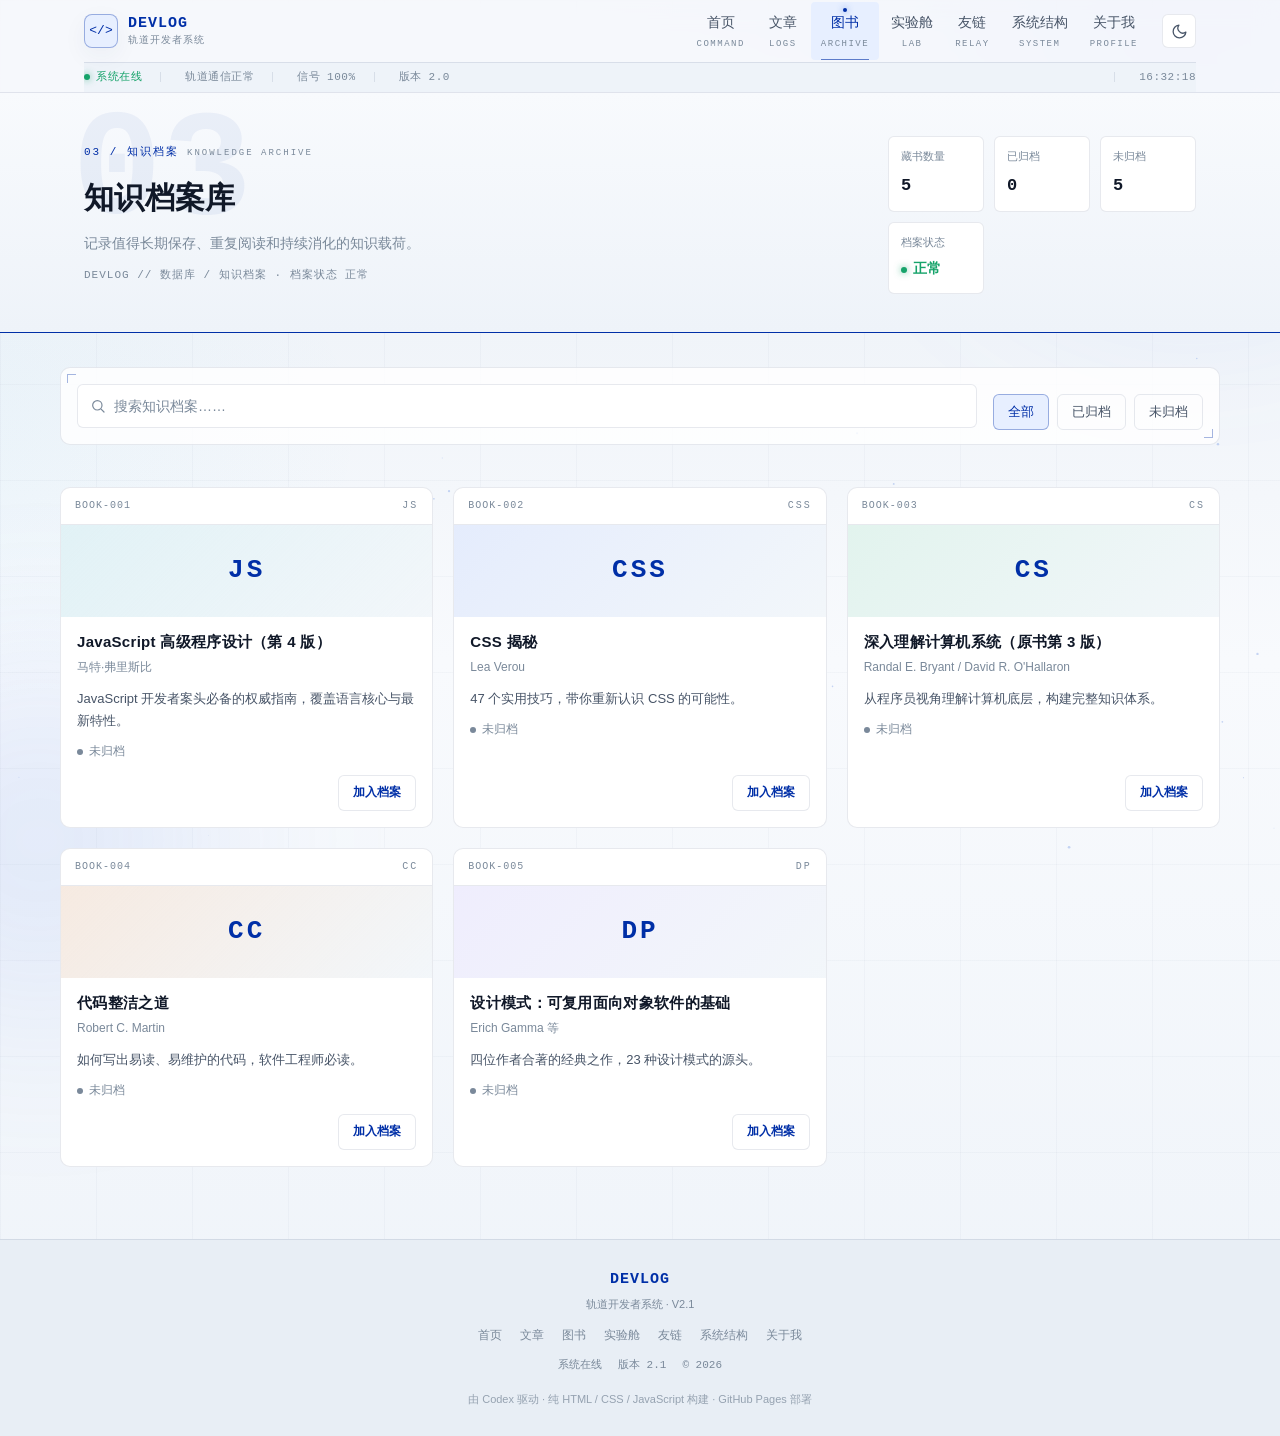
<file: books.html>
<!DOCTYPE html>
<html lang="zh-CN">
<head>
  <meta charset="UTF-8">
  <meta name="viewport" content="width=device-width, initial-scale=1.0">
  <meta name="description" content="DevLog 图书列表：5 本值得一读的技术好书。">
  <title>知识档案库 - DEVLOG</title>
  <link rel="icon" type="image/svg+xml" href="images/favicon.svg">
  <link rel="stylesheet" href="css/style.css">
</head>
<body data-page="books">

  <header class="site-header">
    <div class="container">
      <div class="header-top">
        <a class="logo" href="index.html">
          <span class="logo-mark">&lt;/&gt;</span>
          <span class="logo-text">
            <span class="logo-name">DEVLOG</span>
            <span class="logo-sub">轨道开发者系统</span>
          </span>
        </a>
        <div class="header-right">
          <nav class="main-nav" aria-label="主导航">
            <a href="index.html" class="nav-link">首页<span class="nav-en">COMMAND</span></a>
            <a href="articles.html" class="nav-link">文章<span class="nav-en">LOGS</span></a>
            <a href="books.html" class="nav-link">图书<span class="nav-en">ARCHIVE</span></a>
            <a href="menu.html" class="nav-link">实验舱<span class="nav-en">LAB</span></a>
            <a href="links.html" class="nav-link">友链<span class="nav-en">RELAY</span></a>
            <a href="structure.html" class="nav-link">系统结构<span class="nav-en">SYSTEM</span></a>
            <a href="about.html" class="nav-link">关于我<span class="nav-en">PROFILE</span></a>
          </nav>
          <button id="theme-toggle" class="theme-toggle" type="button" aria-label="切换主题">
            <svg class="icon-moon" viewBox="0 0 24 24" fill="none" stroke="currentColor" stroke-width="1.8" stroke-linecap="round" stroke-linejoin="round" aria-hidden="true"><path d="M21 12.8A9 9 0 1 1 11.2 3a7 7 0 0 0 9.8 9.8z"/></svg>
            <svg class="icon-sun" viewBox="0 0 24 24" fill="none" stroke="currentColor" stroke-width="1.8" stroke-linecap="round" aria-hidden="true"><circle cx="12" cy="12" r="4"/><path d="M12 2v2.5M12 19.5V22M2 12h2.5M19.5 12H22M4.6 4.6l1.8 1.8M17.6 17.6l1.8 1.8M19.4 4.6l-1.8 1.8M6.4 17.6l-1.8 1.8"/></svg>
          </button>
          <button id="nav-toggle" class="nav-toggle" type="button" aria-label="打开菜单" aria-expanded="false">
            <svg viewBox="0 0 24 24" fill="none" stroke="currentColor" stroke-width="1.8" stroke-linecap="round" aria-hidden="true"><path d="M4 7h16M4 12h16M4 17h16"/></svg>
          </button>
        </div>
      </div>
      <div class="status-bar" aria-label="系统状态">
        <span class="status-item"><i class="signal-dot ok"></i><span class="status-ok">系统在线</span></span>
        <span class="status-item hide-mobile">轨道通信正常</span>
        <span class="status-item hide-mobile">信号 100%</span>
        <span class="status-item hide-mobile">版本 2.0</span>
        <span class="status-item" id="status-clock"></span>
        <span class="status-item" id="status-clock-short"></span>
      </div>
      <nav class="mobile-menu" id="mobile-menu" aria-label="移动端导航"></nav>
    </div>
  </header>

  <canvas id="starfield" aria-hidden="true"></canvas>

<main>
    <section class="page-hero">
      <div class="container page-hero-inner">
        <div class="page-hero-left" data-module="03" data-reveal>
          <span class="section-eyebrow">03 / 知识档案 <span class="eyebrow-en">KNOWLEDGE ARCHIVE</span></span>
          <h1>知识档案库</h1>
          <p class="page-subtitle">记录值得长期保存、重复阅读和持续消化的知识载荷。</p>
          <p class="page-path">DEVLOG // 数据库 / 知识档案 · 档案状态 正常</p>
        </div>
        <dl class="page-hero-stats" data-reveal>
          <div><dt>藏书数量</dt><dd id="bk-total">0</dd></div>
          <div><dt>已归档</dt><dd id="bk-archived">0</dd></div>
          <div><dt>未归档</dt><dd id="bk-open">0</dd></div>
          <div><dt>档案状态</dt><dd class="stat-ok"><i class="signal-dot ok"></i>正常</dd></div>
        </dl>
      </div>
    </section>

    <div class="container kb-db">
      <section class="log-console hud-panel" aria-label="知识档案控制台" data-reveal>
        <div class="log-console-row">
          <div class="log-search">
            <svg viewBox="0 0 24 24" fill="none" stroke="currentColor" stroke-width="1.8" stroke-linecap="round" aria-hidden="true"><circle cx="11" cy="11" r="7"/><path d="M21 21l-4.35-4.35"/></svg>
            <input id="book-search" type="search" placeholder="搜索知识档案……" autocomplete="off">
          </div>
          <div class="log-cats book-filters" id="book-filters" role="group" aria-label="归档筛选">
            <button class="sort-btn cat-btn active book-filter" type="button" data-filter="all" aria-pressed="true">全部</button>
            <button class="sort-btn cat-btn book-filter" type="button" data-filter="archived" aria-pressed="false">已归档</button>
            <button class="sort-btn cat-btn book-filter" type="button" data-filter="open" aria-pressed="false">未归档</button>
          </div>
        </div>
      </section>

      <div id="book-list" class="book-grid" data-reveal></div>
    </div>
  </main>

  <footer class="site-footer">
    <div class="container footer-grid">
      <div class="footer-brand">
        <span class="logo-name">DEVLOG</span>
        <span class="footer-sub">轨道开发者系统 · V2.1</span>
      </div>
      <nav class="footer-links" aria-label="页脚导航">
        <a href="index.html">首页</a>
        <a href="articles.html">文章</a>
        <a href="books.html">图书</a>
        <a href="menu.html">实验舱</a>
        <a href="links.html">友链</a>
        <a href="structure.html">系统结构</a>
        <a href="about.html">关于我</a>
      </nav>
      <div class="footer-status">
        <span><i class="signal-dot ok"></i>系统在线</span>
        <span>版本 2.1</span>
        <span>© 2026</span>
      </div>
    </div>
    <p class="footer-codex">由 Codex 驱动 · 纯 HTML / CSS / JavaScript 构建 · GitHub Pages 部署</p>
  </footer>

  <button id="back-to-top" class="back-to-top" type="button" aria-label="返回顶部" title="返回顶部">
    <svg viewBox="0 0 24 24" aria-hidden="true"><path d="M12 19V5M5 12l7-7 7 7"/></svg>
  </button>

  <script src="js/main.js"></script>
</body>
</html>
</file>
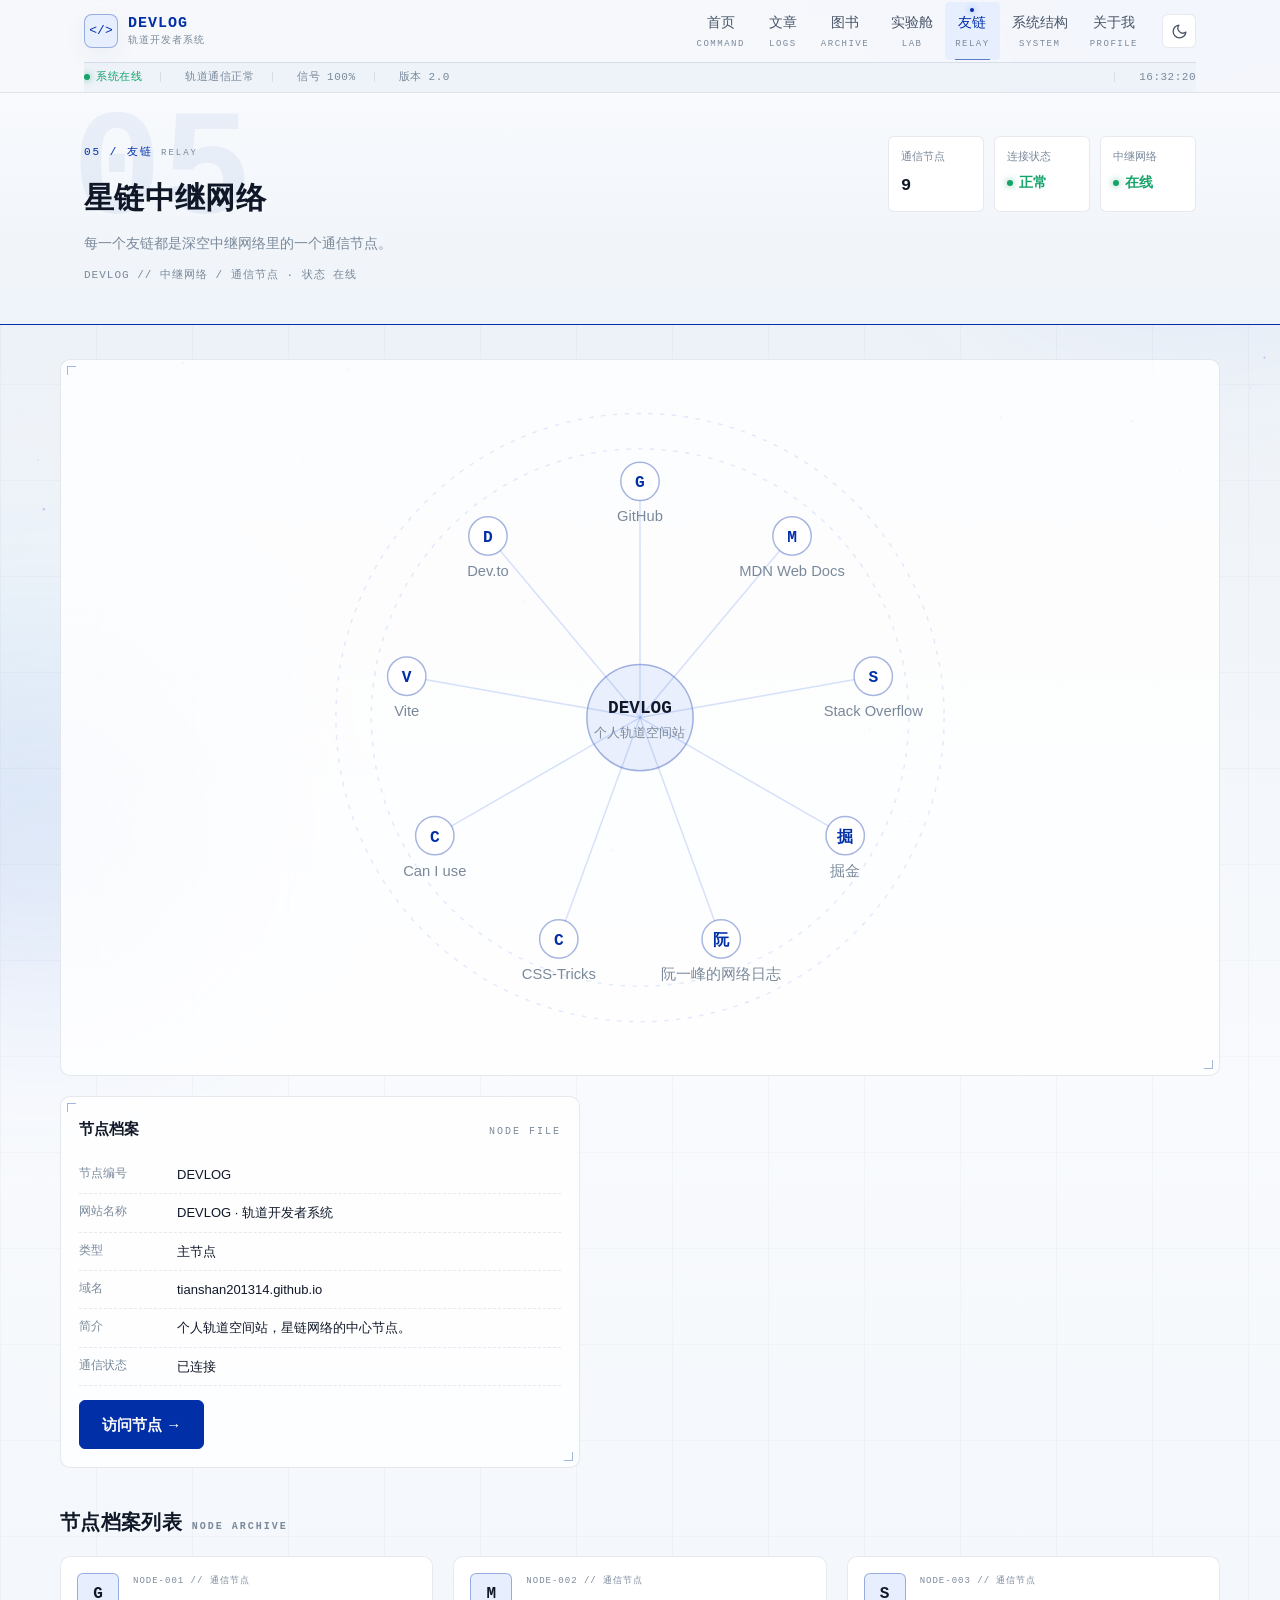
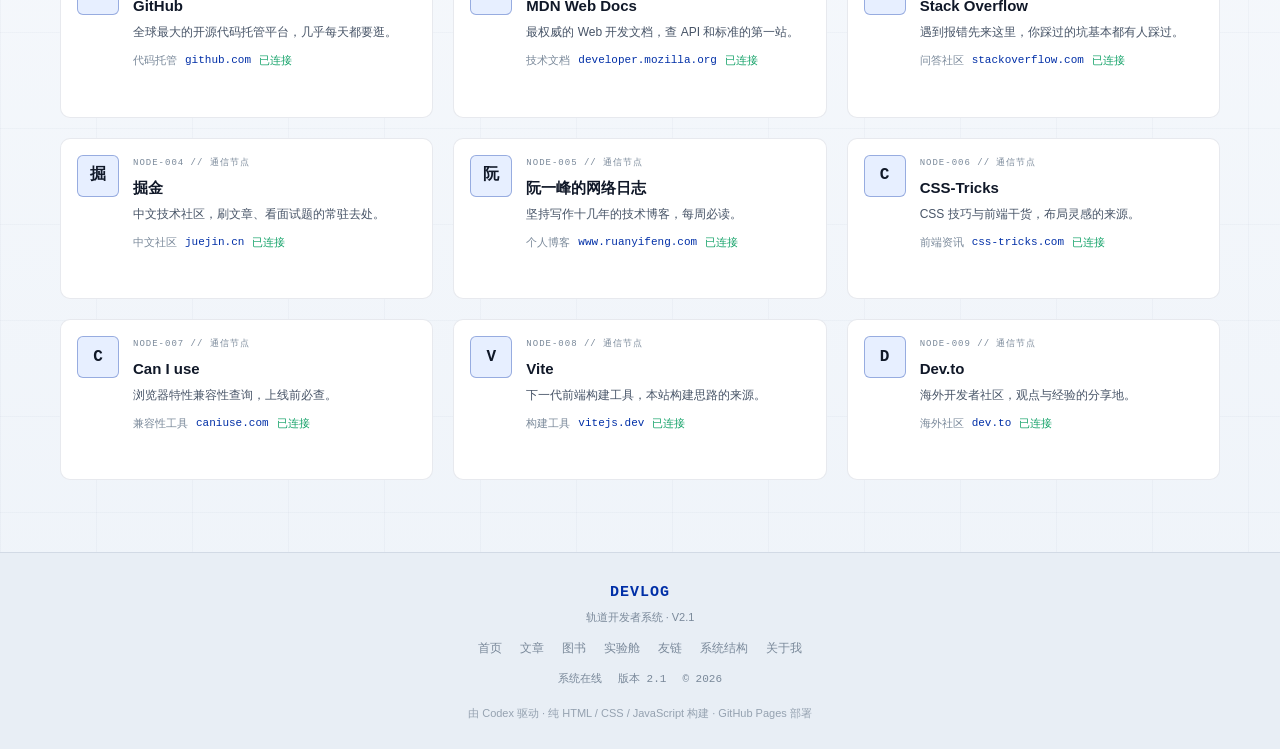
<file: links.html>
<!DOCTYPE html>
<html lang="zh-CN">
<head>
  <meta charset="UTF-8">
  <meta name="viewport" content="width=device-width, initial-scale=1.0">
  <meta name="description" content="DevLog 友情链接：常访问的网站与工具。">
  <title>星链中继网络 - DEVLOG</title>
  <link rel="icon" type="image/svg+xml" href="images/favicon.svg">
  <link rel="stylesheet" href="css/style.css">
</head>
<body data-page="links">

  <header class="site-header">
    <div class="container">
      <div class="header-top">
        <a class="logo" href="index.html">
          <span class="logo-mark">&lt;/&gt;</span>
          <span class="logo-text">
            <span class="logo-name">DEVLOG</span>
            <span class="logo-sub">轨道开发者系统</span>
          </span>
        </a>
        <div class="header-right">
          <nav class="main-nav" aria-label="主导航">
            <a href="index.html" class="nav-link">首页<span class="nav-en">COMMAND</span></a>
            <a href="articles.html" class="nav-link">文章<span class="nav-en">LOGS</span></a>
            <a href="books.html" class="nav-link">图书<span class="nav-en">ARCHIVE</span></a>
            <a href="menu.html" class="nav-link">实验舱<span class="nav-en">LAB</span></a>
            <a href="links.html" class="nav-link">友链<span class="nav-en">RELAY</span></a>
            <a href="structure.html" class="nav-link">系统结构<span class="nav-en">SYSTEM</span></a>
            <a href="about.html" class="nav-link">关于我<span class="nav-en">PROFILE</span></a>
          </nav>
          <button id="theme-toggle" class="theme-toggle" type="button" aria-label="切换主题">
            <svg class="icon-moon" viewBox="0 0 24 24" fill="none" stroke="currentColor" stroke-width="1.8" stroke-linecap="round" stroke-linejoin="round" aria-hidden="true"><path d="M21 12.8A9 9 0 1 1 11.2 3a7 7 0 0 0 9.8 9.8z"/></svg>
            <svg class="icon-sun" viewBox="0 0 24 24" fill="none" stroke="currentColor" stroke-width="1.8" stroke-linecap="round" aria-hidden="true"><circle cx="12" cy="12" r="4"/><path d="M12 2v2.5M12 19.5V22M2 12h2.5M19.5 12H22M4.6 4.6l1.8 1.8M17.6 17.6l1.8 1.8M19.4 4.6l-1.8 1.8M6.4 17.6l-1.8 1.8"/></svg>
          </button>
          <button id="nav-toggle" class="nav-toggle" type="button" aria-label="打开菜单" aria-expanded="false">
            <svg viewBox="0 0 24 24" fill="none" stroke="currentColor" stroke-width="1.8" stroke-linecap="round" aria-hidden="true"><path d="M4 7h16M4 12h16M4 17h16"/></svg>
          </button>
        </div>
      </div>
      <div class="status-bar" aria-label="系统状态">
        <span class="status-item"><i class="signal-dot ok"></i><span class="status-ok">系统在线</span></span>
        <span class="status-item hide-mobile">轨道通信正常</span>
        <span class="status-item hide-mobile">信号 100%</span>
        <span class="status-item hide-mobile">版本 2.0</span>
        <span class="status-item" id="status-clock"></span>
        <span class="status-item" id="status-clock-short"></span>
      </div>
      <nav class="mobile-menu" id="mobile-menu" aria-label="移动端导航"></nav>
    </div>
  </header>

  <canvas id="starfield" aria-hidden="true"></canvas>

<main>
    <section class="page-hero">
      <div class="container page-hero-inner">
        <div class="page-hero-left" data-module="05" data-reveal>
          <span class="section-eyebrow">05 / 友链 <span class="eyebrow-en">RELAY</span></span>
          <h1>星链中继网络</h1>
          <p class="page-subtitle">每一个友链都是深空中继网络里的一个通信节点。</p>
          <p class="page-path">DEVLOG // 中继网络 / 通信节点 · 状态 在线</p>
        </div>
        <dl class="page-hero-stats" data-reveal>
          <div><dt>通信节点</dt><dd id="rl-total">0</dd></div>
          <div><dt>连接状态</dt><dd class="stat-ok"><i class="signal-dot ok"></i>正常</dd></div>
          <div><dt>中继网络</dt><dd class="stat-ok"><i class="signal-dot ok"></i>在线</dd></div>
        </dl>
      </div>
    </section>

    <div class="container relay-main">
      <section class="relay-network hud-panel" id="relay-network" aria-label="轨道通信节点图" data-reveal></section>

      <aside class="relay-info hud-panel" aria-label="节点档案">
        <div class="manifest-head">
          <span class="hud-title">节点档案</span>
          <span class="hud-label">NODE FILE</span>
        </div>
        <dl class="relay-info-body" id="relay-info-body">
          <div><dt>节点编号</dt><dd>DEVLOG</dd></div>
          <div><dt>网站名称</dt><dd>DEVLOG · 轨道开发者系统</dd></div>
          <div><dt>类型</dt><dd>主节点</dd></div>
          <div><dt>域名</dt><dd>tianshan201314.github.io</dd></div>
          <div><dt>简介</dt><dd>个人轨道空间站，星链网络的中心节点。</dd></div>
          <div><dt>通信状态</dt><dd class="stat-ok"><i class="signal-dot ok"></i>已连接</dd></div>
        </dl>
        <a id="relay-visit" class="btn btn-primary" href="index.html">访问节点 →</a>
      </aside>

      <section class="relay-archive">
        <h2 class="log-section-title">节点档案列表 <span class="hud-label">NODE ARCHIVE</span></h2>
        <div id="links-list" class="link-grid" data-reveal></div>
      </section>
    </div>
  </main>

  <footer class="site-footer">
    <div class="container footer-grid">
      <div class="footer-brand">
        <span class="logo-name">DEVLOG</span>
        <span class="footer-sub">轨道开发者系统 · V2.1</span>
      </div>
      <nav class="footer-links" aria-label="页脚导航">
        <a href="index.html">首页</a>
        <a href="articles.html">文章</a>
        <a href="books.html">图书</a>
        <a href="menu.html">实验舱</a>
        <a href="links.html">友链</a>
        <a href="structure.html">系统结构</a>
        <a href="about.html">关于我</a>
      </nav>
      <div class="footer-status">
        <span><i class="signal-dot ok"></i>系统在线</span>
        <span>版本 2.1</span>
        <span>© 2026</span>
      </div>
    </div>
    <p class="footer-codex">由 Codex 驱动 · 纯 HTML / CSS / JavaScript 构建 · GitHub Pages 部署</p>
  </footer>

  <button id="back-to-top" class="back-to-top" type="button" aria-label="返回顶部" title="返回顶部">
    <svg viewBox="0 0 24 24" aria-hidden="true"><path d="M12 19V5M5 12l7-7 7 7"/></svg>
  </button>

  <script src="js/main.js"></script>
</body>
</html>
</file>
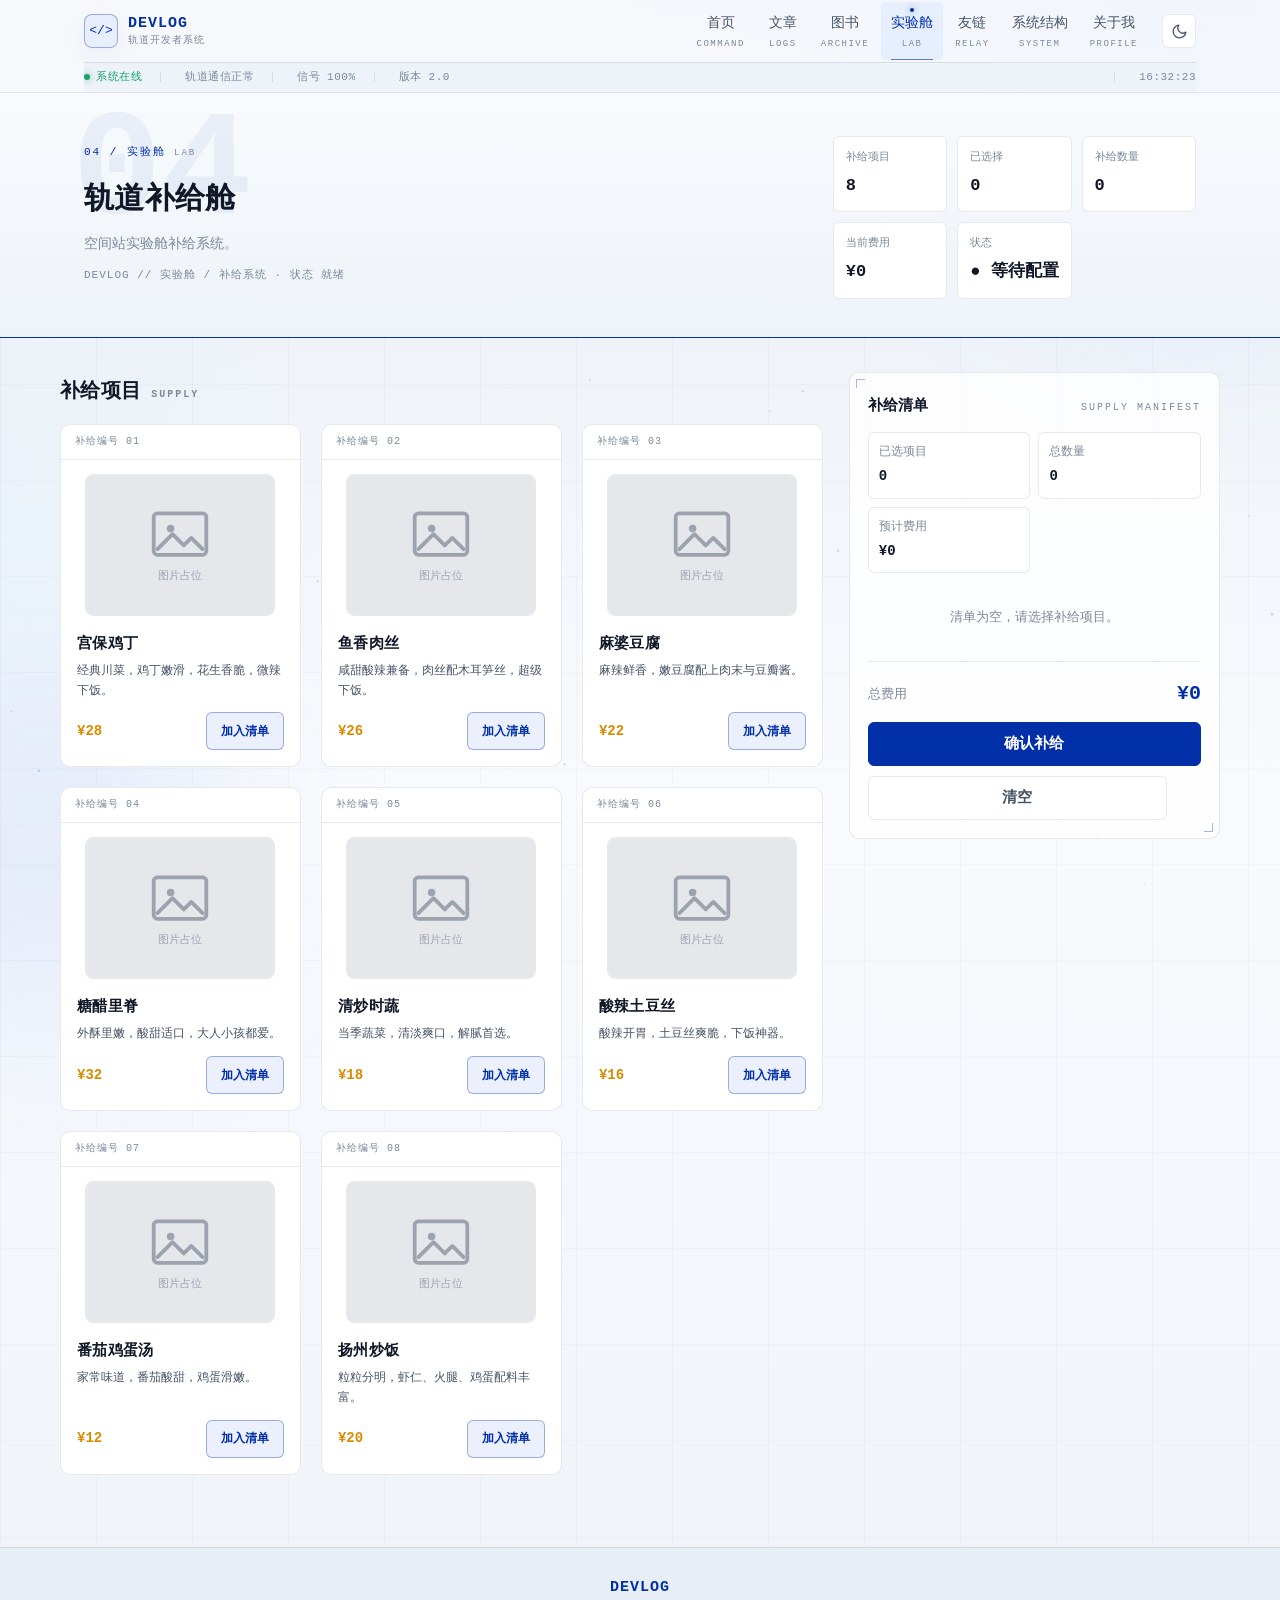
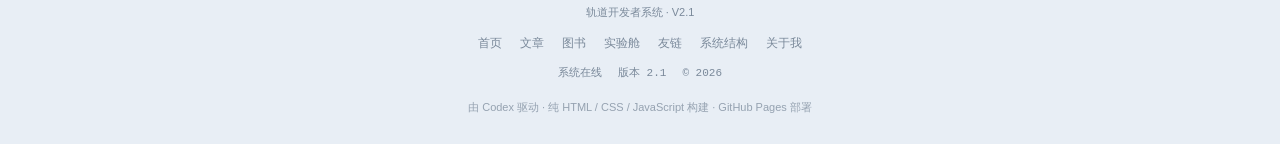
<file: menu.html>
<!DOCTYPE html>
<html lang="zh-CN">
<head>
  <meta charset="UTF-8">
  <meta name="viewport" content="width=device-width, initial-scale=1.0">
  <meta name="description" content="美味小厨在线点菜单：挑选菜品，加入订单。">
  <title>轨道补给舱 - DEVLOG</title>
  <link rel="icon" type="image/svg+xml" href="images/favicon.svg">
  <link rel="stylesheet" href="css/style.css">
</head>
<body data-page="menu">

  <header class="site-header">
    <div class="container">
      <div class="header-top">
        <a class="logo" href="index.html">
          <span class="logo-mark">&lt;/&gt;</span>
          <span class="logo-text">
            <span class="logo-name">DEVLOG</span>
            <span class="logo-sub">轨道开发者系统</span>
          </span>
        </a>
        <div class="header-right">
          <nav class="main-nav" aria-label="主导航">
            <a href="index.html" class="nav-link">首页<span class="nav-en">COMMAND</span></a>
            <a href="articles.html" class="nav-link">文章<span class="nav-en">LOGS</span></a>
            <a href="books.html" class="nav-link">图书<span class="nav-en">ARCHIVE</span></a>
            <a href="menu.html" class="nav-link">实验舱<span class="nav-en">LAB</span></a>
            <a href="links.html" class="nav-link">友链<span class="nav-en">RELAY</span></a>
            <a href="structure.html" class="nav-link">系统结构<span class="nav-en">SYSTEM</span></a>
            <a href="about.html" class="nav-link">关于我<span class="nav-en">PROFILE</span></a>
          </nav>
          <button id="theme-toggle" class="theme-toggle" type="button" aria-label="切换主题">
            <svg class="icon-moon" viewBox="0 0 24 24" fill="none" stroke="currentColor" stroke-width="1.8" stroke-linecap="round" stroke-linejoin="round" aria-hidden="true"><path d="M21 12.8A9 9 0 1 1 11.2 3a7 7 0 0 0 9.8 9.8z"/></svg>
            <svg class="icon-sun" viewBox="0 0 24 24" fill="none" stroke="currentColor" stroke-width="1.8" stroke-linecap="round" aria-hidden="true"><circle cx="12" cy="12" r="4"/><path d="M12 2v2.5M12 19.5V22M2 12h2.5M19.5 12H22M4.6 4.6l1.8 1.8M17.6 17.6l1.8 1.8M19.4 4.6l-1.8 1.8M6.4 17.6l-1.8 1.8"/></svg>
          </button>
          <button id="nav-toggle" class="nav-toggle" type="button" aria-label="打开菜单" aria-expanded="false">
            <svg viewBox="0 0 24 24" fill="none" stroke="currentColor" stroke-width="1.8" stroke-linecap="round" aria-hidden="true"><path d="M4 7h16M4 12h16M4 17h16"/></svg>
          </button>
        </div>
      </div>
      <div class="status-bar" aria-label="系统状态">
        <span class="status-item"><i class="signal-dot ok"></i><span class="status-ok">系统在线</span></span>
        <span class="status-item hide-mobile">轨道通信正常</span>
        <span class="status-item hide-mobile">信号 100%</span>
        <span class="status-item hide-mobile">版本 2.0</span>
        <span class="status-item" id="status-clock"></span>
        <span class="status-item" id="status-clock-short"></span>
      </div>
      <nav class="mobile-menu" id="mobile-menu" aria-label="移动端导航"></nav>
    </div>
  </header>

  <canvas id="starfield" aria-hidden="true"></canvas>

<main>
    <section class="page-hero">
      <div class="container page-hero-inner">
        <div class="page-hero-left" data-module="04" data-reveal>
          <span class="section-eyebrow">04 / 实验舱 <span class="eyebrow-en">LAB</span></span>
          <h1>轨道补给舱</h1>
          <p class="page-subtitle">空间站实验舱补给系统。</p>
          <p class="page-path">DEVLOG // 实验舱 / 补给系统 · 状态 就绪</p>
        </div>
        <dl class="page-hero-stats" data-reveal>
          <div><dt>补给项目</dt><dd id="sup-total">8</dd></div>
          <div><dt>已选择</dt><dd id="sup-items">0</dd></div>
          <div><dt>补给数量</dt><dd id="sup-qty">0</dd></div>
          <div><dt>当前费用</dt><dd id="sup-cost">¥0</dd></div>
          <div><dt>状态</dt><dd id="sup-status">● 等待配置</dd></div>
        </dl>
      </div>
    </section>

    <div class="container lab-layout">
      <section class="lab-items" aria-label="补给项目" data-reveal>
        <h2 class="log-section-title">补给项目 <span class="hud-label">SUPPLY</span></h2>
        <div id="menu-list" class="dish-grid"></div>
      </section>

      <aside class="lab-manifest hud-panel" aria-label="补给清单" data-reveal>
        <div class="manifest-head">
          <span class="hud-title">补给清单</span>
          <span class="hud-label">SUPPLY MANIFEST</span>
        </div>
        <div class="manifest-stats">
          <span>已选项目 <b id="m-items">0</b></span>
          <span>总数量 <b id="m-qty">0</b></span>
          <span>预计费用 <b id="m-cost">¥0</b></span>
        </div>
        <div class="manifest-body" id="manifest-body"></div>
        <div class="manifest-foot">
          <span class="manifest-total-label">总费用</span>
          <b class="manifest-total" id="manifest-total">¥0</b>
          <button id="submit-order" class="btn btn-primary" type="button">确认补给</button>
          <button id="clear-order" class="btn btn-ghost" type="button">清空</button>
        </div>
      </aside>
    </div>
  </main>

  <div class="supply-bar" id="supply-bar">
    <button id="supply-bar-open" type="button" aria-haspopup="dialog">
      <span id="supply-bar-label">补给清单 · 0 项 · ¥0</span>
      <span class="bar-en">MANIFEST</span>
    </button>
  </div>
  <dialog id="supply-sheet" class="supply-sheet" aria-label="补给清单">
    <div class="sheet-head">
      <span class="hud-title">补给清单</span>
      <button id="sheet-close" class="btn btn-ghost" type="button">关闭</button>
    </div>
    <div class="sheet-body" id="sheet-body"></div>
    <div class="sheet-foot">
      <span>总费用</span>
      <b id="sheet-total">¥0</b>
      <button id="submit-order-sheet" class="btn btn-primary" type="button">确认补给</button>
    </div>
  </dialog>

  <footer class="site-footer">
    <div class="container footer-grid">
      <div class="footer-brand">
        <span class="logo-name">DEVLOG</span>
        <span class="footer-sub">轨道开发者系统 · V2.1</span>
      </div>
      <nav class="footer-links" aria-label="页脚导航">
        <a href="index.html">首页</a>
        <a href="articles.html">文章</a>
        <a href="books.html">图书</a>
        <a href="menu.html">实验舱</a>
        <a href="links.html">友链</a>
        <a href="structure.html">系统结构</a>
        <a href="about.html">关于我</a>
      </nav>
      <div class="footer-status">
        <span><i class="signal-dot ok"></i>系统在线</span>
        <span>版本 2.1</span>
        <span>© 2026</span>
      </div>
    </div>
    <p class="footer-codex">由 Codex 驱动 · 纯 HTML / CSS / JavaScript 构建 · GitHub Pages 部署</p>
  </footer>

  <button id="back-to-top" class="back-to-top" type="button" aria-label="返回顶部" title="返回顶部">
    <svg viewBox="0 0 24 24" aria-hidden="true"><path d="M12 19V5M5 12l7-7 7 7"/></svg>
  </button>

  <div id="order-toast" class="order-toast" role="status" hidden></div>

  <script src="js/main.js"></script>
</body>
</html>
</file>
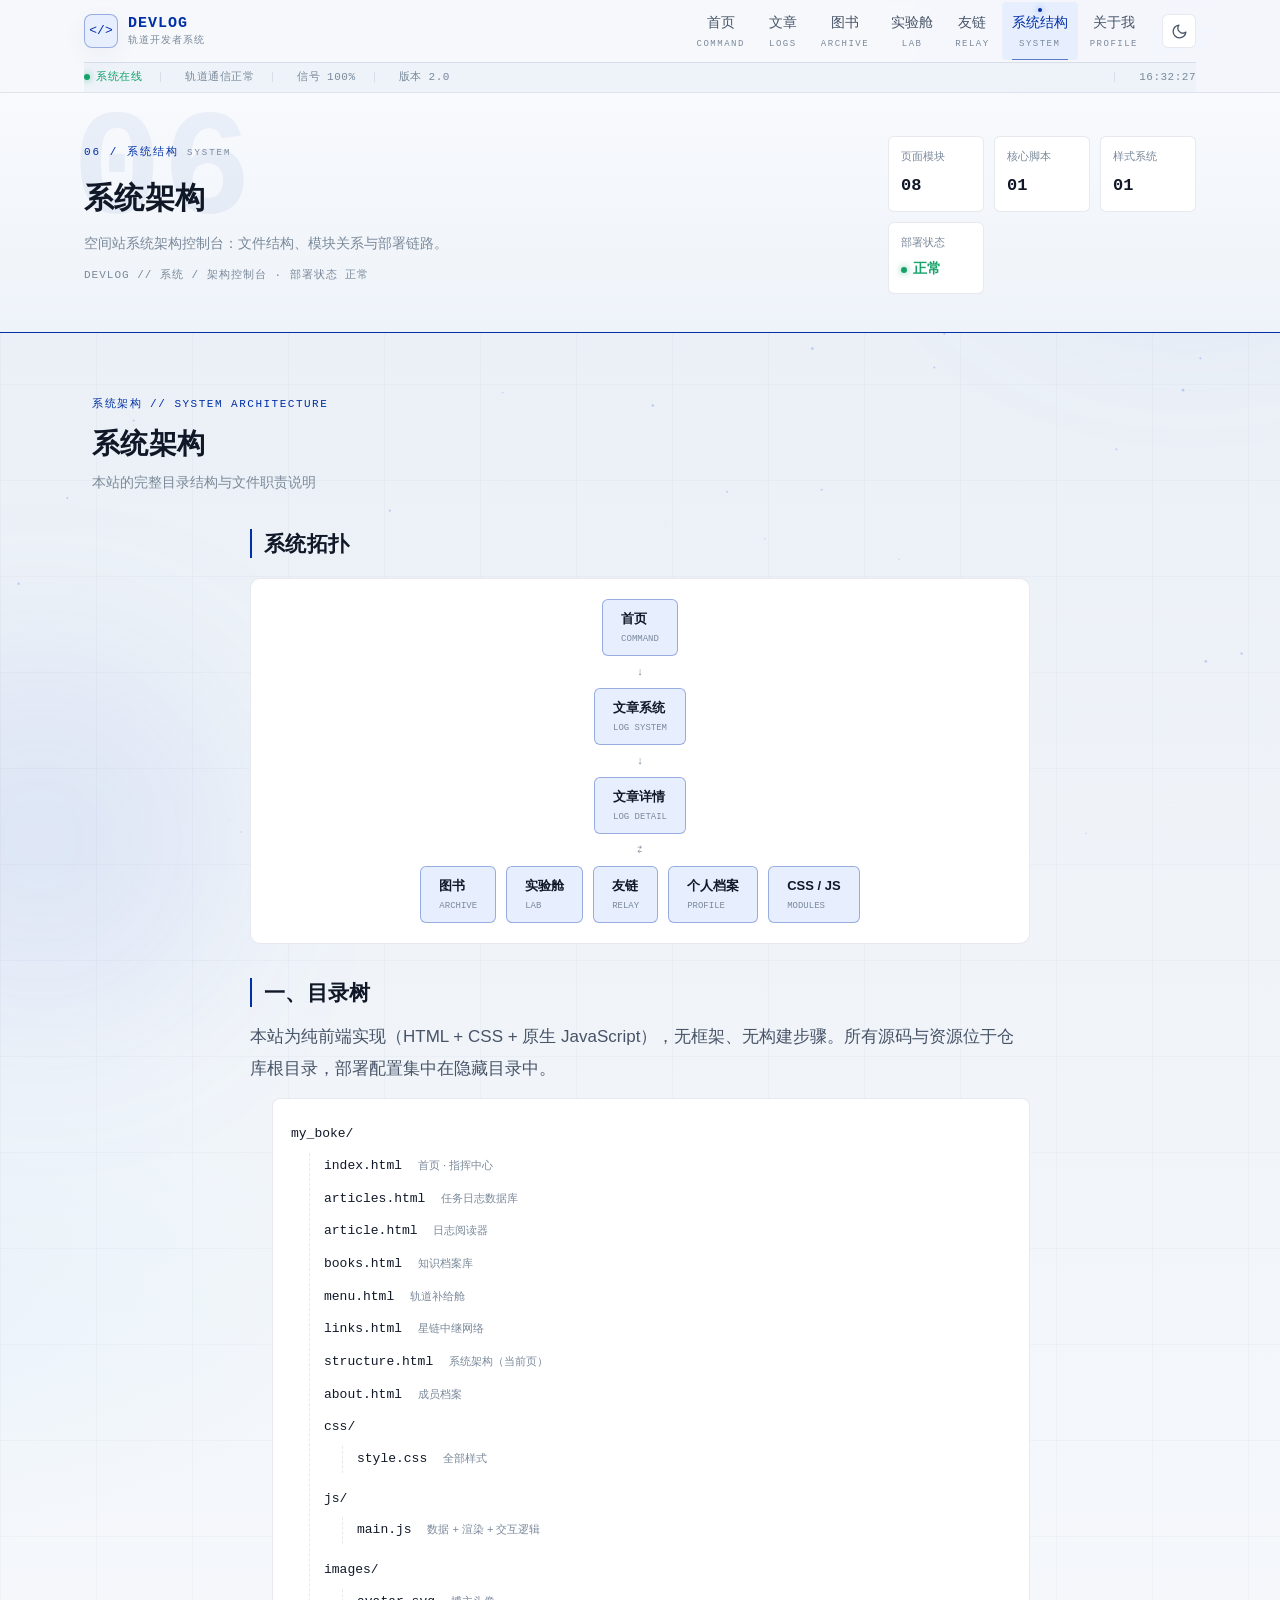
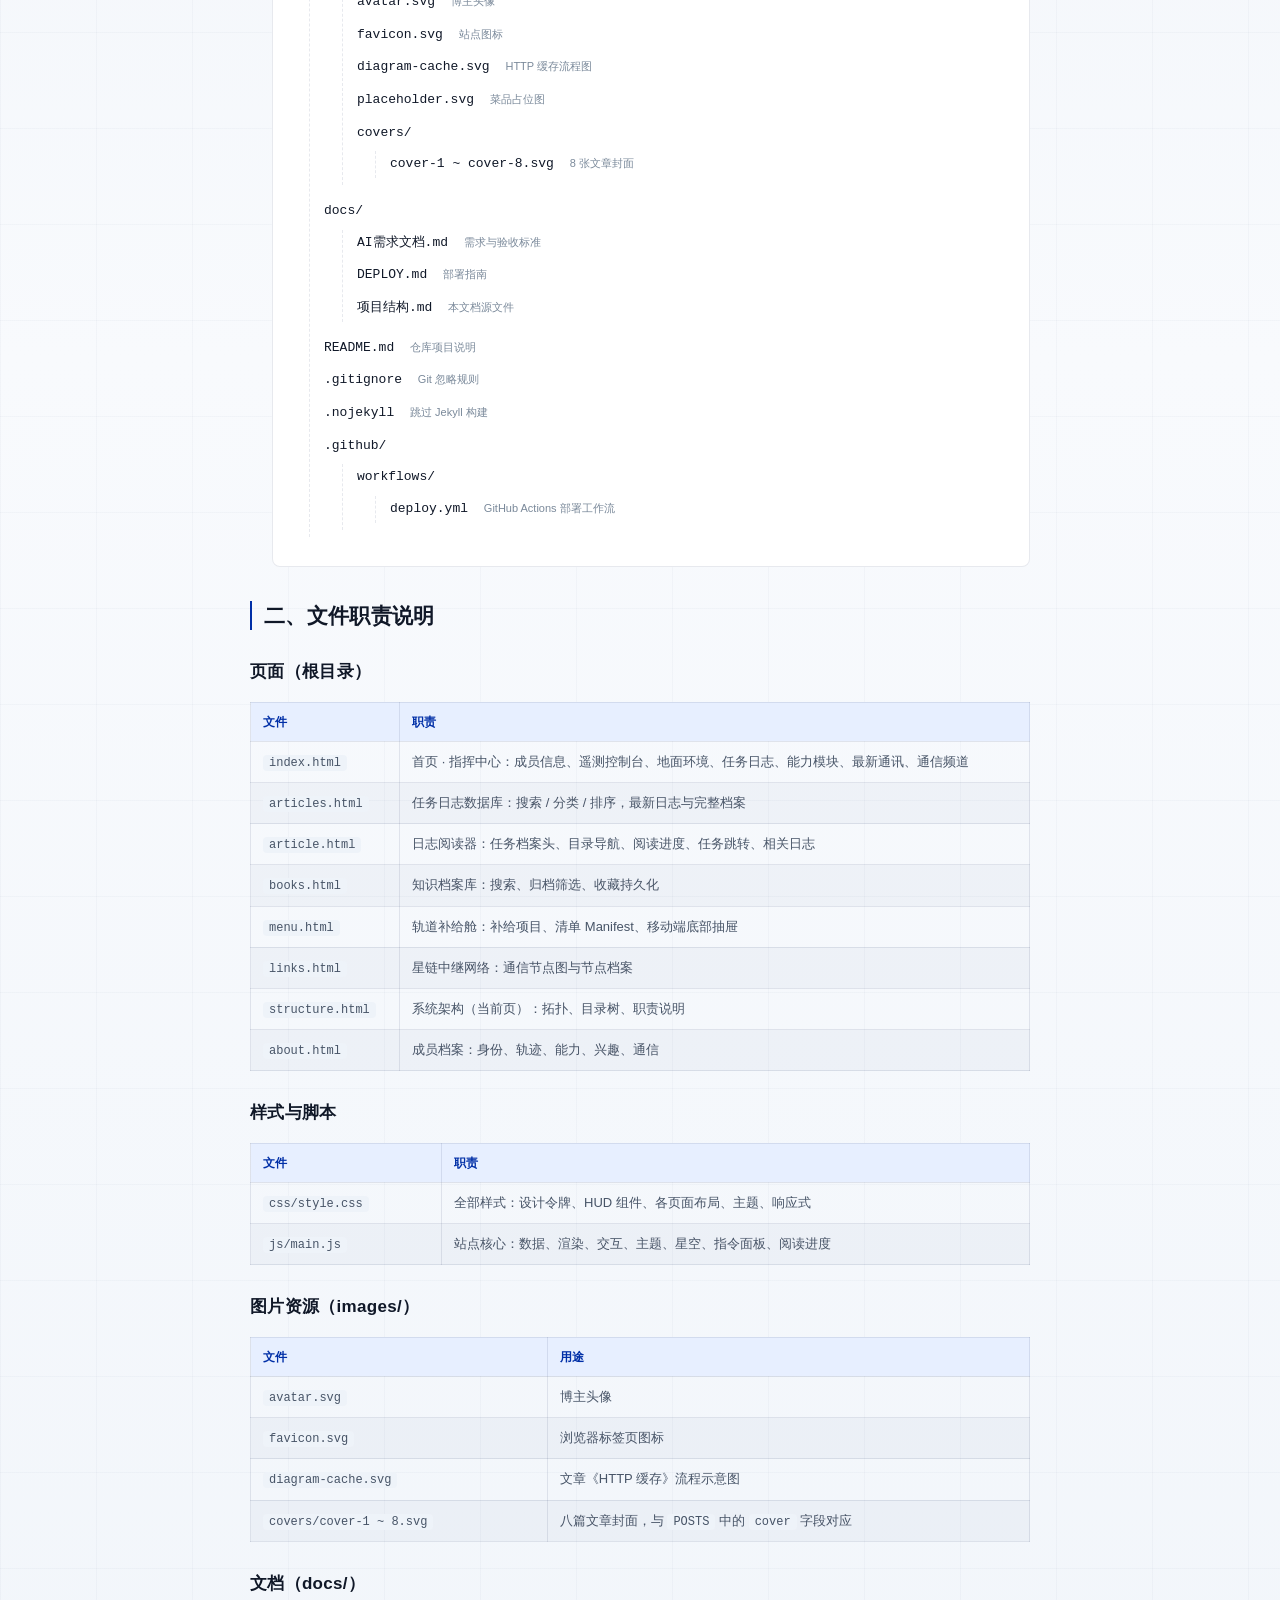
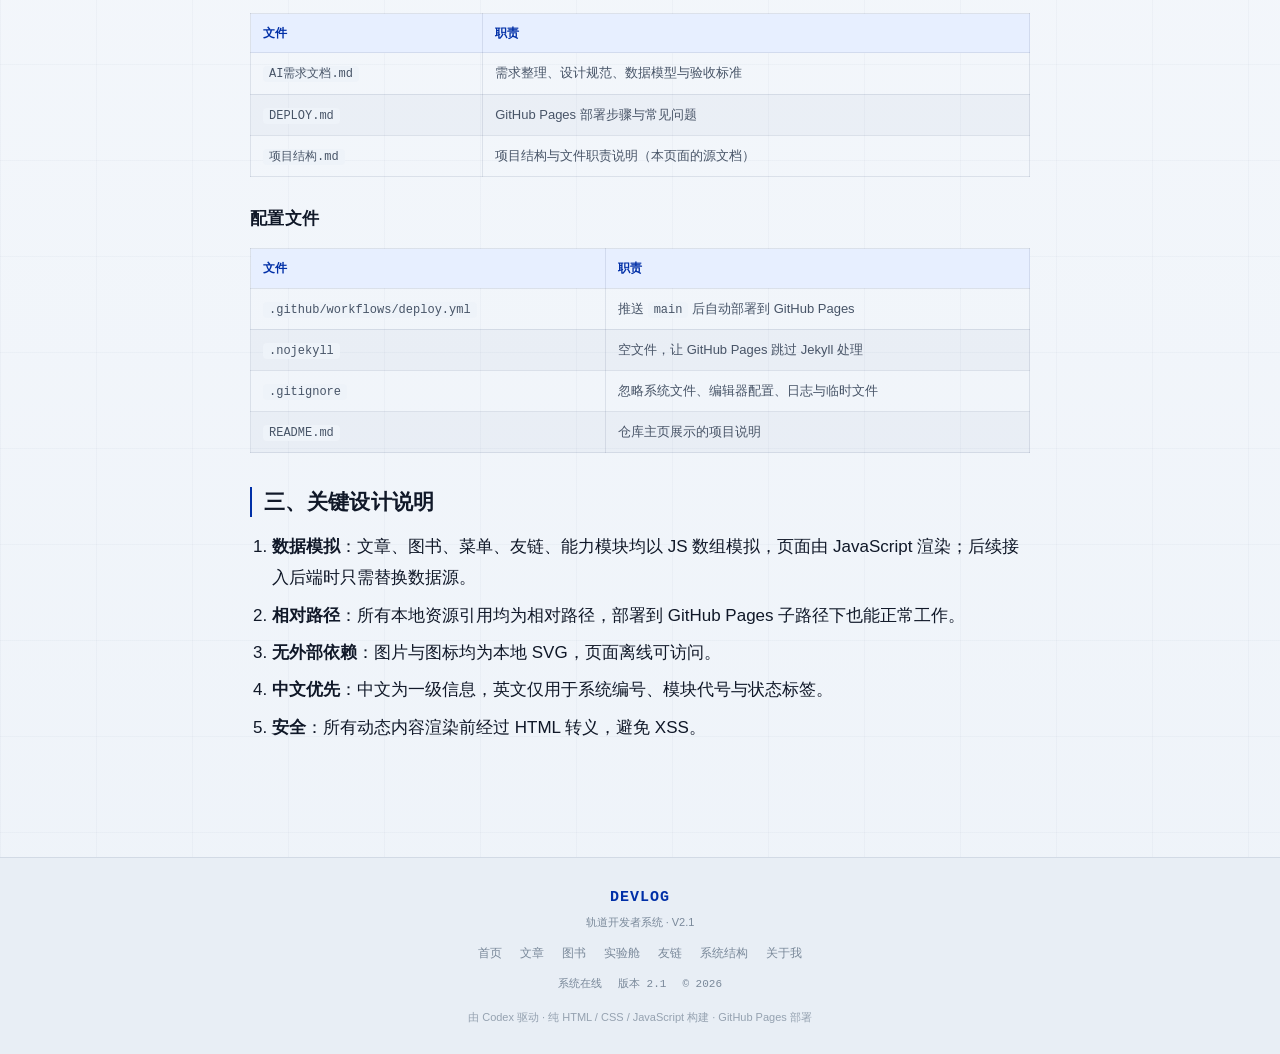
<file: structure.html>
<!DOCTYPE html>
<html lang="zh-CN">
<head>
  <meta charset="UTF-8">
  <meta name="viewport" content="width=device-width, initial-scale=1.0">
  <meta name="description" content="DevLog 项目结构说明：完整目录树、文件职责与关键设计。">
  <title>系统架构 - DEVLOG</title>
  <link rel="icon" type="image/svg+xml" href="images/favicon.svg">
  <link rel="stylesheet" href="css/style.css">
</head>
<body data-page="structure">

  <header class="site-header">
    <div class="container">
      <div class="header-top">
        <a class="logo" href="index.html">
          <span class="logo-mark">&lt;/&gt;</span>
          <span class="logo-text">
            <span class="logo-name">DEVLOG</span>
            <span class="logo-sub">轨道开发者系统</span>
          </span>
        </a>
        <div class="header-right">
          <nav class="main-nav" aria-label="主导航">
            <a href="index.html" class="nav-link">首页<span class="nav-en">COMMAND</span></a>
            <a href="articles.html" class="nav-link">文章<span class="nav-en">LOGS</span></a>
            <a href="books.html" class="nav-link">图书<span class="nav-en">ARCHIVE</span></a>
            <a href="menu.html" class="nav-link">实验舱<span class="nav-en">LAB</span></a>
            <a href="links.html" class="nav-link">友链<span class="nav-en">RELAY</span></a>
            <a href="structure.html" class="nav-link">系统结构<span class="nav-en">SYSTEM</span></a>
            <a href="about.html" class="nav-link">关于我<span class="nav-en">PROFILE</span></a>
          </nav>
          <button id="theme-toggle" class="theme-toggle" type="button" aria-label="切换主题">
            <svg class="icon-moon" viewBox="0 0 24 24" fill="none" stroke="currentColor" stroke-width="1.8" stroke-linecap="round" stroke-linejoin="round" aria-hidden="true"><path d="M21 12.8A9 9 0 1 1 11.2 3a7 7 0 0 0 9.8 9.8z"/></svg>
            <svg class="icon-sun" viewBox="0 0 24 24" fill="none" stroke="currentColor" stroke-width="1.8" stroke-linecap="round" aria-hidden="true"><circle cx="12" cy="12" r="4"/><path d="M12 2v2.5M12 19.5V22M2 12h2.5M19.5 12H22M4.6 4.6l1.8 1.8M17.6 17.6l1.8 1.8M19.4 4.6l-1.8 1.8M6.4 17.6l-1.8 1.8"/></svg>
          </button>
          <button id="nav-toggle" class="nav-toggle" type="button" aria-label="打开菜单" aria-expanded="false">
            <svg viewBox="0 0 24 24" fill="none" stroke="currentColor" stroke-width="1.8" stroke-linecap="round" aria-hidden="true"><path d="M4 7h16M4 12h16M4 17h16"/></svg>
          </button>
        </div>
      </div>
      <div class="status-bar" aria-label="系统状态">
        <span class="status-item"><i class="signal-dot ok"></i><span class="status-ok">系统在线</span></span>
        <span class="status-item hide-mobile">轨道通信正常</span>
        <span class="status-item hide-mobile">信号 100%</span>
        <span class="status-item hide-mobile">版本 2.0</span>
        <span class="status-item" id="status-clock"></span>
        <span class="status-item" id="status-clock-short"></span>
      </div>
      <nav class="mobile-menu" id="mobile-menu" aria-label="移动端导航"></nav>
    </div>
  </header>

  <canvas id="starfield" aria-hidden="true"></canvas>

<main>
    <section class="page-hero">
      <div class="container page-hero-inner">
        <div class="page-hero-left" data-module="06" data-reveal>
          <span class="section-eyebrow">06 / 系统结构 <span class="eyebrow-en">SYSTEM</span></span>
          <h1>系统架构</h1>
          <p class="page-subtitle">空间站系统架构控制台：文件结构、模块关系与部署链路。</p>
          <p class="page-path">DEVLOG // 系统 / 架构控制台 · 部署状态 正常</p>
        </div>
        <dl class="page-hero-stats" data-reveal>
          <div><dt>页面模块</dt><dd>08</dd></div>
          <div><dt>核心脚本</dt><dd>01</dd></div>
          <div><dt>样式系统</dt><dd>01</dd></div>
          <div><dt>部署状态</dt><dd class="stat-ok"><i class="signal-dot ok"></i>正常</dd></div>
        </dl>
      </div>
    </section>

    <div class="container arch-main">
      <article class="article-card" data-reveal>
        <header class="article-header">
          <div class="article-eyebrow">系统架构 // SYSTEM ARCHITECTURE</div>
          <h1>系统架构</h1>
          <p class="page-subtitle">本站的完整目录结构与文件职责说明</p>
        </header>

        <div class="article-body">
          <h2>系统拓扑</h2>
          <div class="topology">
            <div class="topo-node">首页<small>COMMAND</small></div>
            <div class="topo-flow">↓</div>
            <div class="topo-node">文章系统<small>LOG SYSTEM</small></div>
            <div class="topo-flow">↓</div>
            <div class="topo-node">文章详情<small>LOG DETAIL</small></div>
            <div class="topo-flow">⇄</div>
            <div class="topo-siblings">
              <div class="topo-node">图书<small>ARCHIVE</small></div>
              <div class="topo-node">实验舱<small>LAB</small></div>
              <div class="topo-node">友链<small>RELAY</small></div>
              <div class="topo-node">个人档案<small>PROFILE</small></div>
              <div class="topo-node">CSS / JS<small>MODULES</small></div>
            </div>
          </div>

          <h2>一、目录树</h2>
          <p>本站为纯前端实现（HTML + CSS + 原生 JavaScript），无框架、无构建步骤。所有源码与资源位于仓库根目录，部署配置集中在隐藏目录中。</p>

          <ul class="doc-tree">
            <li><span class="tree-icon">📁</span>my_boke/
              <ul>
                <li><span class="tree-icon">📄</span>index.html <span class="note">首页 · 指挥中心</span></li>
                <li><span class="tree-icon">📄</span>articles.html <span class="note">任务日志数据库</span></li>
                <li><span class="tree-icon">📄</span>article.html <span class="note">日志阅读器</span></li>
                <li><span class="tree-icon">📄</span>books.html <span class="note">知识档案库</span></li>
                <li><span class="tree-icon">📄</span>menu.html <span class="note">轨道补给舱</span></li>
                <li><span class="tree-icon">📄</span>links.html <span class="note">星链中继网络</span></li>
                <li><span class="tree-icon">📄</span>structure.html <span class="note">系统架构（当前页）</span></li>
                <li><span class="tree-icon">📄</span>about.html <span class="note">成员档案</span></li>
                <li><span class="tree-icon">📁</span>css/
                  <ul>
                    <li><span class="tree-icon">📄</span>style.css <span class="note">全部样式</span></li>
                  </ul>
                </li>
                <li><span class="tree-icon">📁</span>js/
                  <ul>
                    <li><span class="tree-icon">📄</span>main.js <span class="note">数据 + 渲染 + 交互逻辑</span></li>
                  </ul>
                </li>
                <li><span class="tree-icon">📁</span>images/
                  <ul>
                    <li><span class="tree-icon">📄</span>avatar.svg <span class="note">博主头像</span></li>
                    <li><span class="tree-icon">📄</span>favicon.svg <span class="note">站点图标</span></li>
                    <li><span class="tree-icon">📄</span>diagram-cache.svg <span class="note">HTTP 缓存流程图</span></li>
                    <li><span class="tree-icon">📄</span>placeholder.svg <span class="note">菜品占位图</span></li>
                    <li><span class="tree-icon">📁</span>covers/
                      <ul>
                        <li><span class="tree-icon">📄</span>cover-1 ~ cover-8.svg <span class="note">8 张文章封面</span></li>
                      </ul>
                    </li>
                  </ul>
                </li>
                <li><span class="tree-icon">📁</span>docs/
                  <ul>
                    <li><span class="tree-icon">📄</span>AI需求文档.md <span class="note">需求与验收标准</span></li>
                    <li><span class="tree-icon">📄</span>DEPLOY.md <span class="note">部署指南</span></li>
                    <li><span class="tree-icon">📄</span>项目结构.md <span class="note">本文档源文件</span></li>
                  </ul>
                </li>
                <li><span class="tree-icon">📄</span>README.md <span class="note">仓库项目说明</span></li>
                <li><span class="tree-icon">📄</span>.gitignore <span class="note">Git 忽略规则</span></li>
                <li><span class="tree-icon">📄</span>.nojekyll <span class="note">跳过 Jekyll 构建</span></li>
                <li><span class="tree-icon">📁</span>.github/
                  <ul>
                    <li><span class="tree-icon">📁</span>workflows/
                      <ul>
                        <li><span class="tree-icon">📄</span>deploy.yml <span class="note">GitHub Actions 部署工作流</span></li>
                      </ul>
                    </li>
                  </ul>
                </li>
              </ul>
            </li>
          </ul>

          <h2>二、文件职责说明</h2>

          <h3>页面（根目录）</h3>
          <table class="doc-table">
            <thead>
              <tr><th>文件</th><th>职责</th></tr>
            </thead>
            <tbody>
              <tr><td><code>index.html</code></td><td>首页 · 指挥中心：成员信息、遥测控制台、地面环境、任务日志、能力模块、最新通讯、通信频道</td></tr>
              <tr><td><code>articles.html</code></td><td>任务日志数据库：搜索 / 分类 / 排序，最新日志与完整档案</td></tr>
              <tr><td><code>article.html</code></td><td>日志阅读器：任务档案头、目录导航、阅读进度、任务跳转、相关日志</td></tr>
              <tr><td><code>books.html</code></td><td>知识档案库：搜索、归档筛选、收藏持久化</td></tr>
              <tr><td><code>menu.html</code></td><td>轨道补给舱：补给项目、清单 Manifest、移动端底部抽屉</td></tr>
              <tr><td><code>links.html</code></td><td>星链中继网络：通信节点图与节点档案</td></tr>
              <tr><td><code>structure.html</code></td><td>系统架构（当前页）：拓扑、目录树、职责说明</td></tr>
              <tr><td><code>about.html</code></td><td>成员档案：身份、轨迹、能力、兴趣、通信</td></tr>
            </tbody>
          </table>

          <h3>样式与脚本</h3>
          <table class="doc-table">
            <thead>
              <tr><th>文件</th><th>职责</th></tr>
            </thead>
            <tbody>
              <tr><td><code>css/style.css</code></td><td>全部样式：设计令牌、HUD 组件、各页面布局、主题、响应式</td></tr>
              <tr><td><code>js/main.js</code></td><td>站点核心：数据、渲染、交互、主题、星空、指令面板、阅读进度</td></tr>
            </tbody>
          </table>

          <h3>图片资源（images/）</h3>
          <table class="doc-table">
            <thead>
              <tr><th>文件</th><th>用途</th></tr>
            </thead>
            <tbody>
              <tr><td><code>avatar.svg</code></td><td>博主头像</td></tr>
              <tr><td><code>favicon.svg</code></td><td>浏览器标签页图标</td></tr>
              <tr><td><code>diagram-cache.svg</code></td><td>文章《HTTP 缓存》流程示意图</td></tr>
              <tr><td><code>covers/cover-1 ~ 8.svg</code></td><td>八篇文章封面，与 <code>POSTS</code> 中的 <code>cover</code> 字段对应</td></tr>
            </tbody>
          </table>

          <h3>文档（docs/）</h3>
          <table class="doc-table">
            <thead>
              <tr><th>文件</th><th>职责</th></tr>
            </thead>
            <tbody>
              <tr><td><code>AI需求文档.md</code></td><td>需求整理、设计规范、数据模型与验收标准</td></tr>
              <tr><td><code>DEPLOY.md</code></td><td>GitHub Pages 部署步骤与常见问题</td></tr>
              <tr><td><code>项目结构.md</code></td><td>项目结构与文件职责说明（本页面的源文档）</td></tr>
            </tbody>
          </table>

          <h3>配置文件</h3>
          <table class="doc-table">
            <thead>
              <tr><th>文件</th><th>职责</th></tr>
            </thead>
            <tbody>
              <tr><td><code>.github/workflows/deploy.yml</code></td><td>推送 <code>main</code> 后自动部署到 GitHub Pages</td></tr>
              <tr><td><code>.nojekyll</code></td><td>空文件，让 GitHub Pages 跳过 Jekyll 处理</td></tr>
              <tr><td><code>.gitignore</code></td><td>忽略系统文件、编辑器配置、日志与临时文件</td></tr>
              <tr><td><code>README.md</code></td><td>仓库主页展示的项目说明</td></tr>
            </tbody>
          </table>

          <h2>三、关键设计说明</h2>
          <ol>
            <li><strong>数据模拟</strong>：文章、图书、菜单、友链、能力模块均以 JS 数组模拟，页面由 JavaScript 渲染；后续接入后端时只需替换数据源。</li>
            <li><strong>相对路径</strong>：所有本地资源引用均为相对路径，部署到 GitHub Pages 子路径下也能正常工作。</li>
            <li><strong>无外部依赖</strong>：图片与图标均为本地 SVG，页面离线可访问。</li>
            <li><strong>中文优先</strong>：中文为一级信息，英文仅用于系统编号、模块代号与状态标签。</li>
            <li><strong>安全</strong>：所有动态内容渲染前经过 HTML 转义，避免 XSS。</li>
          </ol>
        </div>
      </article>
    </div>
  </main>

  <footer class="site-footer">
    <div class="container footer-grid">
      <div class="footer-brand">
        <span class="logo-name">DEVLOG</span>
        <span class="footer-sub">轨道开发者系统 · V2.1</span>
      </div>
      <nav class="footer-links" aria-label="页脚导航">
        <a href="index.html">首页</a>
        <a href="articles.html">文章</a>
        <a href="books.html">图书</a>
        <a href="menu.html">实验舱</a>
        <a href="links.html">友链</a>
        <a href="structure.html">系统结构</a>
        <a href="about.html">关于我</a>
      </nav>
      <div class="footer-status">
        <span><i class="signal-dot ok"></i>系统在线</span>
        <span>版本 2.1</span>
        <span>© 2026</span>
      </div>
    </div>
    <p class="footer-codex">由 Codex 驱动 · 纯 HTML / CSS / JavaScript 构建 · GitHub Pages 部署</p>
  </footer>

  <button id="back-to-top" class="back-to-top" type="button" aria-label="返回顶部" title="返回顶部">
    <svg viewBox="0 0 24 24" aria-hidden="true"><path d="M12 19V5M5 12l7-7 7 7"/></svg>
  </button>

  <script src="js/main.js"></script>
</body>
</html>
</file>
<file: css/style.css>
/* ============================================================
   DEVLOG // 轨道开发者系统
   个人开发者数字空间站 - 统一设计系统
   结构：变量 / Reset / 排版 / 深空背景 / 导航 / 状态栏 / HUD
         / Hero / 遥测控制台 / 地面遥测 / 任务日志 / 能力模块
         / 最新通讯 / 通信频道 / 文章 / 文章详情 / 图书 / 实验舱
         / 星链中继 / 系统架构 / 成员档案 / 全局搜索 / 动画
         / 响应式 / Reduced Motion
   ============================================================ */

/* ---------- 1. 全局变量 ---------- */

:root {
  color-scheme: light;

  /* 白昼轨道实验室（默认主题） */
  --bg: #f8fafd;
  --bg-soft: #eef3f9;
  --bg-cool: #e8eef5;
  --surface: #ffffff;
  --surface-muted: #f3f6fa;
  --surface-glass: rgba(255, 255, 255, 0.82);

  --text: #101828;
  --text-2: #475467;
  --text-3: #7a899a;

  --blue-900: #001b66;
  --blue-800: #00247a;
  --blue-700: #002fa7;
  --blue-600: #164bc5;
  --blue-500: #3168d9;
  --blue-300: #8fb4ff;
  --blue-100: #e7efff;
  --cyan: #39bceb;

  --green: #16a36a;
  --warn: #d98a00;
  --danger: #d6455d;

  --line: rgba(20, 45, 90, 0.1);
  --line-strong: rgba(0, 47, 167, 0.35);
  --shadow-sm: 0 8px 24px rgba(20, 50, 100, 0.05);
  --shadow-md: 0 20px 60px rgba(20, 50, 100, 0.08);

  /* 兼容旧组件别名 */
  --blue: var(--blue-500);
  --purple: var(--blue-600);
  --accent: var(--blue-700);
  --accent-dark: var(--blue-900);
  --accent-soft: var(--blue-100);
  --accent-soft-border: var(--line-strong);
  --border: var(--line);
  --border-strong: var(--line-strong);
  --text-soft: var(--text-2);
  --text-muted: var(--text-3);
  --text-light: #a8b6c6;
  --card: var(--surface);
  --card-bg: var(--surface-muted);
  --card-glass: var(--surface-glass);
  --bg-deep: var(--bg-cool);
  --bg-space: var(--bg);
  --bg-panel: var(--bg-soft);
  --bg-elevated: var(--surface);
  --panel-glass: var(--surface-glass);
  --header-bg: rgba(248, 250, 253, 0.86);
  --titlebar-bg: linear-gradient(180deg, #f8fafd, #eef3f9);
  --input-bg: var(--surface);
  --btn-ghost-bg: var(--surface);
  --code-inline-bg: var(--bg-soft);
  --table-stripe: rgba(20, 45, 90, 0.03);
  --scroll-track: #eef3f8;
  --scroll-thumb: #b6c4d6;
  --code-bg: #0b1626;
  --code-text: #d9e8f5;

  --header-h: 62px;
  --status-h: 30px;
  --radius: 10px;
  --radius-sm: 8px;
  --radius-lg: 12px;
  --shadow: var(--shadow-md);
  --shadow-hover: 0 24px 64px rgba(20, 50, 100, 0.12);
  --font-stack: -apple-system, BlinkMacSystemFont, "Segoe UI", "PingFang SC",
    "Hiragino Sans GB", "Microsoft YaHei", "Helvetica Neue", Arial, sans-serif;
  --font-mono: ui-monospace, SFMono-Regular, Consolas, "Courier New", monospace;
  --container-w: 1160px;
  --line-height: 1.8;
}

html[data-theme="dark"] {
  color-scheme: dark;

  /* 深空轨道控制中心（夜间模式） */
  --bg: #040914;
  --bg-soft: #07111f;
  --bg-cool: #0a1628;
  --surface: #0b1626;
  --surface-muted: rgba(120, 180, 255, 0.06);
  --surface-glass: rgba(7, 17, 31, 0.72);

  --text: #e8f1fb;
  --text-2: #a9bdd2;
  --text-3: #66809c;

  --blue-900: #001b66;
  --blue-800: #00247a;
  --blue-700: #3b6fe0;
  --blue-600: #5b86e8;
  --blue-500: #7ba1ef;
  --blue-300: #9fc0ff;
  --blue-100: rgba(0, 47, 167, 0.16);
  --cyan: #39bceb;

  --green: #61f2b0;
  --warn: #ffc857;
  --danger: #ff6577;

  --line: rgba(140, 180, 255, 0.12);
  --line-strong: rgba(140, 180, 255, 0.3);
  --shadow-sm: 0 8px 24px rgba(0, 0, 0, 0.3);
  --shadow-md: 0 20px 60px rgba(0, 0, 0, 0.4);

  --blue: var(--blue-500);
  --purple: var(--blue-600);
  --accent: var(--blue-700);
  --accent-dark: var(--blue-500);
  --accent-soft: var(--blue-100);
  --accent-soft-border: var(--line-strong);
  --border: var(--line);
  --border-strong: var(--line-strong);
  --text-soft: var(--text-2);
  --text-muted: var(--text-2);
  --text-light: #64748b;
  --card: var(--surface);
  --card-bg: var(--bg-soft);
  --card-glass: var(--surface-glass);
  --bg-deep: #02050c;
  --bg-space: var(--bg);
  --bg-panel: var(--bg-soft);
  --bg-elevated: #0b1626;
  --panel-glass: var(--surface-glass);
  --header-bg: rgba(2, 5, 12, 0.82);
  --titlebar-bg: linear-gradient(180deg, #02050c, #07111f);
  --input-bg: #0b1626;
  --btn-ghost-bg: rgba(120, 180, 255, 0.05);
  --code-inline-bg: rgba(120, 180, 255, 0.08);
  --table-stripe: rgba(120, 180, 255, 0.04);
  --scroll-track: #0f172a;
  --scroll-thumb: #334155;
  --shadow: var(--shadow-md);
  --shadow-hover: 0 24px 64px rgba(0, 0, 0, 0.5);
  --code-bg: #050a14;
  --code-text: #d9e8f5;
}

/* ---------- 2. Reset ---------- */

* {
  margin: 0;
  padding: 0;
  box-sizing: border-box;
}

html {
  scroll-behavior: smooth;
  scroll-padding-top: calc(var(--header-h) + var(--status-h) + 12px);
  scrollbar-color: var(--scroll-thumb) var(--scroll-track);
  scrollbar-width: thin;
  -webkit-text-size-adjust: 100%;
}

body {
  padding-top: calc(var(--header-h) + var(--status-h));
  font-family: var(--font-stack);
  background-color: var(--bg-space);
  background-image:
    linear-gradient(rgba(20, 45, 90, 0.028) 1px, transparent 1px),
    linear-gradient(90deg, rgba(20, 45, 90, 0.028) 1px, transparent 1px),
    radial-gradient(1100px 620px at 82% -10%, rgba(0, 47, 167, 0.055), transparent 60%),
    radial-gradient(860px 520px at -8% 30%, rgba(57, 188, 235, 0.05), transparent 55%),
    linear-gradient(180deg, var(--bg-deep), var(--bg-space) 46%, var(--bg-panel));
  background-size: 96px 96px, 96px 96px, auto, auto, auto;
  color: var(--text);
  line-height: var(--line-height);
  font-size: 16px;
  -webkit-font-smoothing: antialiased;
}

html[data-theme="dark"] body {
  background-image:
    linear-gradient(rgba(140, 180, 255, 0.035) 1px, transparent 1px),
    linear-gradient(90deg, rgba(140, 180, 255, 0.035) 1px, transparent 1px),
    radial-gradient(1100px 620px at 82% -10%, rgba(59, 111, 224, 0.14), transparent 60%),
    radial-gradient(860px 520px at -8% 30%, rgba(57, 188, 235, 0.07), transparent 55%),
    linear-gradient(180deg, var(--bg-deep), var(--bg-space) 46%, var(--bg-panel));
}

img {
  max-width: 100%;
  display: block;
}

a {
  color: var(--accent);
  text-decoration: none;
  transition: color 0.2s ease;
}

a:hover {
  color: var(--text);
}

button {
  font-family: inherit;
}

::selection {
  background: rgba(0, 47, 167, 0.18);
}

/* ---------- 3. 基础排版 ---------- */

.container {
  max-width: var(--container-w);
  margin: 0 auto;
  padding: 0 24px;
}

h1,
h2,
h3 {
  font-weight: 700;
  letter-spacing: 0.3px;
}

.mono {
  font-family: var(--font-mono);
}

:focus-visible {
  outline: 2px solid rgba(0, 47, 167, 0.65);
  outline-offset: 2px;
  border-radius: 2px;
}

/* 滚动条 */

::-webkit-scrollbar {
  width: 9px;
  height: 9px;
}

::-webkit-scrollbar-track {
  background: var(--scroll-track);
}

::-webkit-scrollbar-thumb {
  background: var(--scroll-thumb);
  border-radius: 4px;
}

::-webkit-scrollbar-thumb:hover {
  background: var(--blue-700);
}

/* ---------- 4. 深空背景 ---------- */

#starfield {
  position: fixed;
  inset: 0;
  z-index: -3;
  pointer-events: none;
}

body::before,
body::after {
  content: "";
  position: fixed;
  z-index: -2;
  border-radius: 50%;
  filter: blur(90px);
  pointer-events: none;
}

body::before {
  width: 420px;
  height: 420px;
  top: -140px;
  right: -120px;
  background: rgba(99, 140, 255, 0.14);
  animation: orbFloat 30s ease-in-out infinite alternate;
}

body::after {
  width: 360px;
  height: 360px;
  bottom: -120px;
  left: -140px;
  background: rgba(59, 111, 224, 0.1);
  animation: orbFloat 36s ease-in-out infinite alternate-reverse;
}

@keyframes orbFloat {
  from {
    transform: translate(0, 0) scale(1);
  }
  to {
    transform: translate(36px, 26px) scale(1.08);
  }
}

/* 阅读进度条 */

.scroll-progress {
  position: fixed;
  top: 0;
  left: 0;
  height: 2px;
  width: 0%;
  z-index: 120;
  background: linear-gradient(90deg, var(--accent), var(--blue));
  box-shadow: 0 0 8px rgba(59, 111, 224, 0.4);
  pointer-events: none;
  transition: width 0.1s linear;
}

/* ---------- 5. 导航 ---------- */

.site-header {
  position: fixed;
  top: 0;
  left: 0;
  right: 0;
  z-index: 90;
  background: var(--header-bg);
  backdrop-filter: blur(12px);
  -webkit-backdrop-filter: blur(12px);
  border-bottom: 1px solid var(--border);
}

.site-header.scrolled {
  box-shadow: 0 8px 30px rgba(0, 0, 0, 0.3);
}

.header-top {
  height: var(--header-h);
  display: flex;
  align-items: center;
  justify-content: space-between;
  gap: 16px;
}

.logo {
  display: inline-flex;
  align-items: center;
  gap: 10px;
  color: var(--text);
}

.logo:hover {
  color: var(--text);
}

.logo-mark {
  display: inline-flex;
  align-items: center;
  justify-content: center;
  width: 34px;
  height: 34px;
  border: 1px solid var(--border-strong);
  border-radius: var(--radius-sm);
  background: var(--accent-soft);
  color: var(--accent);
  font-family: var(--font-mono);
  font-size: 13px;
  box-shadow: var(--shadow-sm);
}

.logo-text {
  display: flex;
  flex-direction: column;
  line-height: 1.25;
}

.logo-name {
  font-family: var(--font-mono);
  font-size: 15px;
  font-weight: 700;
  letter-spacing: 1px;
  color: var(--blue-700);
}

.logo-sub {
  font-size: 10px;
  letter-spacing: 1px;
  color: var(--text-3);
}

.header-right {
  display: flex;
  align-items: center;
  gap: 14px;
}

.main-nav {
  display: flex;
  align-items: stretch;
  gap: 2px;
}

.nav-link {
  position: relative;
  display: inline-flex;
  flex-direction: column;
  align-items: center;
  justify-content: center;
  gap: 1px;
  min-width: 52px;
  padding: 8px 10px;
  color: var(--text-2);
  font-size: 14px;
  font-weight: 500;
  border-radius: 4px;
  transition: color 0.2s ease, background 0.2s ease;
}

.nav-link:hover {
  color: var(--text);
  background: var(--accent-soft);
}

.nav-en {
  font-family: var(--font-mono);
  font-size: 9px;
  letter-spacing: 1.5px;
  color: var(--text-3);
}

.nav-link.active {
  color: var(--accent);
  background: var(--accent-soft);
}

.nav-link.active::before {
  content: "";
  position: absolute;
  top: 6px;
  width: 4px;
  height: 4px;
  border-radius: 50%;
  background: var(--accent);
  box-shadow: 0 0 6px rgba(59, 111, 224, 0.8);
}

.nav-link.active::after {
  content: "";
  position: absolute;
  left: 10px;
  right: 10px;
  bottom: 0;
  height: 1px;
  background: var(--accent);
  opacity: 0.6;
}

.theme-toggle {
  display: inline-flex;
  align-items: center;
  justify-content: center;
  width: 34px;
  height: 34px;
  flex: none;
  border-radius: 6px;
  border: 1px solid var(--border);
  background: var(--btn-ghost-bg);
  color: var(--text-2);
  cursor: pointer;
  transition: color 0.2s ease, border-color 0.2s ease, background 0.2s ease;
}

.theme-toggle:hover {
  color: var(--accent);
  border-color: var(--border-strong);
}

.theme-toggle svg {
  width: 17px;
  height: 17px;
}

.theme-toggle .icon-sun {
  display: none;
}

html[data-theme="dark"] .theme-toggle .icon-sun {
  display: block;
}

html[data-theme="dark"] .theme-toggle .icon-moon {
  display: none;
}

/* 移动菜单 */

.nav-toggle {
  display: none;
  width: 38px;
  height: 38px;
  align-items: center;
  justify-content: center;
  border: 1px solid var(--border);
  border-radius: 6px;
  background: var(--btn-ghost-bg);
  color: var(--text-2);
  cursor: pointer;
}

.nav-toggle svg {
  width: 20px;
  height: 20px;
}

.mobile-menu {
  display: none;
}

/* ---------- 6. 系统状态栏 ---------- */

.status-bar {
  height: var(--status-h);
  display: flex;
  align-items: center;
  gap: 18px;
  background: var(--bg-soft);
  border-top: 1px solid var(--line);
  font-family: var(--font-mono);
  font-size: 11px;
  color: var(--text-3);
  letter-spacing: 0.5px;
  overflow: hidden;
  white-space: nowrap;
}

.status-item {
  display: inline-flex;
  align-items: center;
  gap: 6px;
}

.status-item + .status-item::before {
  content: "";
  width: 1px;
  height: 10px;
  margin-right: 18px;
  background: var(--border);
}

.signal-dot {
  width: 6px;
  height: 6px;
  flex: none;
  border-radius: 50%;
  background: var(--text-3);
}

.signal-dot.ok {
  background: var(--green);
  box-shadow: 0 0 7px rgba(22, 163, 106, 0.7);
  animation: signalPulse 2.6s ease-in-out infinite;
}

.signal-dot.warn {
  background: var(--warn);
}

.signal-dot.err {
  background: var(--danger);
}

@keyframes signalPulse {
  0%,
  100% {
    opacity: 1;
  }
  50% {
    opacity: 0.45;
  }
}

.status-ok {
  color: var(--green);
}

#status-clock,
#status-clock-short {
  margin-left: auto;
}

#status-clock-short {
  display: none;
}

/* ---------- 7. HUD 通用组件 ---------- */

.hud-panel {
  position: relative;
  background: var(--panel-glass);
  border: 1px solid var(--border);
  border-radius: var(--radius);
  backdrop-filter: blur(10px);
  -webkit-backdrop-filter: blur(10px);
}

.hud-panel::before,
.hud-panel::after {
  content: "";
  position: absolute;
  width: 8px;
  height: 8px;
  pointer-events: none;
}

.hud-panel::before {
  top: 6px;
  left: 6px;
  border-top: 1px solid var(--border-strong);
  border-left: 1px solid var(--border-strong);
}

.hud-panel::after {
  right: 6px;
  bottom: 6px;
  border-right: 1px solid var(--border-strong);
  border-bottom: 1px solid var(--border-strong);
}

.hud-label {
  font-family: var(--font-mono);
  font-size: 10px;
  letter-spacing: 2px;
  text-transform: uppercase;
  color: var(--text-3);
}

.hud-title {
  font-size: 15px;
  font-weight: 700;
  color: var(--text);
}

.mission-id {
  font-family: var(--font-mono);
  font-size: 11px;
  letter-spacing: 1px;
  color: var(--accent);
}

.telemetry-label {
  font-size: 12px;
  color: var(--text-3);
}

.telemetry-value {
  font-family: var(--font-mono);
  font-size: 13px;
  color: var(--text);
}

.data-line {
  display: flex;
  align-items: center;
  justify-content: space-between;
  gap: 12px;
  padding: 7px 0;
  border-bottom: 1px dashed var(--line);
  font-size: 13px;
}

.data-line:last-child {
  border-bottom: none;
}

.data-line .telemetry-label {
  display: inline-flex;
  align-items: center;
  gap: 8px;
}

.section-eyebrow {
  display: inline-flex;
  align-items: baseline;
  gap: 8px;
  margin-bottom: 8px;
  font-family: var(--font-mono);
  font-size: 11px;
  letter-spacing: 2px;
  color: var(--accent);
}

.section-eyebrow .eyebrow-en {
  color: var(--text-3);
  text-transform: uppercase;
  font-size: 9px;
}

/* 一次性扫描线 */

.scan-line {
  position: absolute;
  left: 0;
  right: 0;
  top: -40%;
  height: 40%;
  background: linear-gradient(180deg, transparent, rgba(59, 111, 224, 0.12), transparent);
  pointer-events: none;
  transform: translateY(0);
}

.scan-target:hover .scan-line {
  animation: scanOnce 0.8s ease forwards;
}

@keyframes scanOnce {
  to {
    transform: translateY(420%);
  }
}

/* ---------- 8. 首页 Hero ---------- */

.hero {
  position: relative;
  min-height: calc(100svh - var(--header-h) - var(--status-h));
  display: flex;
  align-items: center;
  overflow: hidden;
  border-bottom: 1px solid var(--border);
}

.hero-space {
  position: absolute;
  inset: 0;
  pointer-events: none;
  overflow: hidden;
  will-change: transform;
}

.star {
  position: absolute;
  width: 2px;
  height: 2px;
  border-radius: 50%;
  background: rgba(0, 47, 167, 0.32);
  opacity: 0.35;
  animation: none;
}

html[data-theme="dark"] .star {
  background: var(--text);
  opacity: 0.5;
  animation: twinkle 3.4s ease-in-out infinite;
}

.s1 {
  top: 18%;
  left: 10%;
}

.s2 {
  top: 30%;
  left: 36%;
  animation-delay: 1s;
}

.s3 {
  top: 12%;
  left: 64%;
  width: 3px;
  height: 3px;
  animation-delay: 1.6s;
}

.s4 {
  top: 44%;
  left: 86%;
  animation-delay: 0.5s;
}

.s5 {
  top: 70%;
  left: 22%;
  animation-delay: 2s;
}

.s6 {
  top: 60%;
  left: 70%;
  animation-delay: 2.6s;
}

@keyframes twinkle {
  0%,
  100% {
    opacity: 0.15;
    transform: scale(0.8);
  }
  50% {
    opacity: 0.6;
    transform: scale(1.15);
  }
}

.planet {
  position: absolute;
  right: 6%;
  top: 14%;
  width: 54px;
  height: 54px;
  border-radius: 50%;
  background: radial-gradient(circle at 32% 30%, rgba(255, 200, 87, 0.9), rgba(180, 120, 40, 0.55) 55%, rgba(60, 40, 10, 0.4));
  box-shadow: 0 0 26px rgba(255, 200, 87, 0.22);
  animation: planetFloat 24s ease-in-out infinite alternate;
}

.planet-ring {
  position: absolute;
  inset: -8px -14px;
  border-radius: 50%;
  border: 1px solid rgba(255, 200, 87, 0.4);
  transform: rotate(-18deg);
}

.holo-globe {
  position: absolute;
  left: 5%;
  top: 16%;
  width: 50px;
  height: 50px;
  border-radius: 50%;
  background: radial-gradient(circle at 32% 30%, rgba(59, 111, 224, 0.85), rgba(99, 140, 255, 0.5) 46%, rgba(20, 40, 90, 0.45));
  box-shadow: 0 0 22px rgba(59, 111, 224, 0.25);
  animation: planetFloat 20s ease-in-out infinite alternate;
}

.holo-globe::before {
  content: "";
  position: absolute;
  inset: -6px -11px;
  border: 1px solid rgba(59, 111, 224, 0.35);
  border-radius: 50%;
  transform: rotate(-20deg);
}

.holo-globe::after {
  content: "";
  position: absolute;
  left: 50%;
  top: 2px;
  bottom: 2px;
  width: 1px;
  background: rgba(59, 111, 224, 0.3);
  transform: translateX(-50%) rotate(14deg);
}

@keyframes planetFloat {
  from {
    transform: translateY(0);
  }
  to {
    transform: translateY(-12px);
  }
}

.orbit-system {
  position: absolute;
  left: 3%;
  bottom: 10%;
  width: 180px;
  height: 130px;
}

.orbit {
  position: absolute;
  border: 1px solid rgba(59, 111, 224, 0.22);
  border-radius: 50%;
}

.orbit.o1 {
  inset: 10px 20px;
  transform: rotate(-18deg);
  animation: orbitSpin 30s linear infinite;
}

.orbit.o2 {
  inset: 30px 42px;
  transform: rotate(24deg);
  border-color: rgba(99, 140, 255, 0.18);
  animation: orbitSpin 42s linear infinite reverse;
}

.orbit-track {
  position: absolute;
  inset: 12px 24px;
  animation: orbitSpin 14s linear infinite;
}

.orbit-dot {
  position: absolute;
  top: -4px;
  left: 50%;
  width: 6px;
  height: 6px;
  margin-left: -3px;
  border-radius: 50%;
  background: var(--accent);
  box-shadow: 0 0 10px rgba(59, 111, 224, 0.9);
}

@keyframes orbitSpin {
  to {
    transform: rotate(360deg);
  }
}

.constellation {
  position: absolute;
  left: -4px;
  bottom: -6px;
  width: 150px;
  height: auto;
  opacity: 0.7;
}

.hero-inner {
  position: relative;
  z-index: 1;
  width: 100%;
  display: grid;
  grid-template-columns: 1.02fr 0.98fr;
  gap: 48px;
  align-items: center;
  padding-top: 40px;
  padding-bottom: 48px;
}

.hero-visual {
  position: relative;
  will-change: transform;
}

.hero-eyebrow {
  display: inline-flex;
  align-items: center;
  gap: 10px;
  margin-bottom: 14px;
  font-family: var(--font-mono);
  font-size: 11px;
  letter-spacing: 2px;
  color: var(--accent);
}

.hero-eyebrow::before {
  content: "";
  width: 22px;
  height: 1px;
  background: var(--border-strong);
}

.hero h1 {
  font-size: 44px;
  font-weight: 800;
  letter-spacing: 2px;
  color: var(--text);
}

.hero-name-en {
  font-family: var(--font-mono);
  font-size: 13px;
  letter-spacing: 4px;
  color: var(--text-3);
  margin-top: 4px;
}

.hero-role {
  display: flex;
  flex-wrap: wrap;
  gap: 8px 18px;
  margin-top: 16px;
  font-size: 15px;
  font-weight: 600;
  color: var(--text-2);
}

.hero-role .role-en {
  font-family: var(--font-mono);
  font-size: 10px;
  letter-spacing: 1.5px;
  color: var(--text-3);
  font-weight: 400;
}

.hero-slogan {
  margin-top: 22px;
  font-size: 21px;
  font-weight: 700;
  color: var(--text);
}

.hero-desc {
  max-width: 520px;
  margin-top: 12px;
  color: var(--text-2);
  font-size: 15px;
}

.hero-status {
  display: grid;
  grid-template-columns: repeat(2, minmax(0, 1fr));
  gap: 10px 28px;
  max-width: 480px;
  margin-top: 24px;
  padding: 14px 18px;
  border: 1px solid var(--border);
  border-radius: var(--radius-sm);
  background: var(--card);
}

.hero-status .data-line {
  padding: 2px 0;
  border-bottom: none;
}

.hero-actions {
  display: flex;
  flex-wrap: wrap;
  gap: 14px;
  margin-top: 28px;
}

.btn {
  position: relative;
  display: inline-flex;
  align-items: center;
  justify-content: center;
  gap: 8px;
  min-height: 44px;
  padding: 10px 22px;
  border-radius: 6px;
  font-size: 15px;
  font-weight: 600;
  cursor: pointer;
  overflow: hidden;
  transition: color 0.2s ease, background 0.2s ease, border-color 0.2s ease, transform 0.2s ease;
}

.btn::after {
  content: "";
  position: absolute;
  left: -80%;
  top: 0;
  width: 45%;
  height: 100%;
  background: linear-gradient(105deg, transparent, rgba(255, 255, 255, 0.18), transparent);
  transform: skewX(-20deg);
  transition: left 0.4s ease;
}

.btn:hover::after {
  left: 130%;
}

.btn:active {
  transform: scale(0.98);
}

.btn .btn-en {
  font-family: var(--font-mono);
  font-size: 9px;
  letter-spacing: 1px;
  opacity: 0.7;
}

.btn-primary {
  background: var(--blue-700);
  color: #ffffff;
  border: 1px solid var(--blue-700);
}

.btn-primary:hover {
  background: var(--blue-800);
  color: #ffffff;
  border-color: var(--blue-800);
}

.btn-ghost {
  background: var(--btn-ghost-bg);
  color: var(--text-2);
  border: 1px solid var(--border);
}

.btn-ghost:hover {
  color: var(--text);
  border-color: var(--border-strong);
}

.hero-scroll {
  position: absolute;
  left: 50%;
  bottom: 14px;
  transform: translateX(-50%);
  display: flex;
  flex-direction: column;
  align-items: center;
  gap: 5px;
  opacity: 0.75;
}

.scroll-line {
  position: relative;
  width: 1px;
  height: 30px;
  background: var(--border);
  overflow: hidden;
}

.scroll-line i {
  position: absolute;
  left: 0;
  top: -6px;
  width: 1px;
  height: 6px;
  background: var(--accent);
  animation: scrollDot 1.8s ease-in-out infinite;
}

@keyframes scrollDot {
  0% {
    top: -6px;
    opacity: 1;
  }
  100% {
    top: 30px;
    opacity: 0;
  }
}

.scroll-text {
  font-family: var(--font-mono);
  font-size: 9px;
  letter-spacing: 2px;
  color: var(--text-3);
}

/* ---------- 9. 轨道遥测控制台 ---------- */

.telemetry-console {
  border: 1px solid var(--border);
  border-radius: var(--radius);
  background: var(--surface-glass);
  backdrop-filter: blur(10px);
  overflow: hidden;
  box-shadow: var(--shadow-md);
}

html[data-theme="dark"] .telemetry-console {
  background: rgba(5, 10, 20, 0.6);
}

.console-head {
  display: flex;
  align-items: center;
  justify-content: space-between;
  padding: 11px 16px;
  border-bottom: 1px solid var(--line);
}

.console-title {
  font-family: var(--font-mono);
  font-size: 11px;
  letter-spacing: 2px;
  color: var(--text-2);
}

.console-status {
  display: inline-flex;
  align-items: center;
  gap: 6px;
  font-size: 11px;
  color: var(--text-3);
}

.console-body {
  display: grid;
  grid-template-columns: 1fr 1fr;
  gap: 0;
}

.console-module {
  padding: 14px 16px;
  border-right: 1px solid var(--line);
  border-bottom: 1px solid var(--line);
}

.console-module:nth-child(even) {
  border-right: none;
}

.console-module:nth-child(3),
.console-module:nth-child(4) {
  border-bottom: none;
}

.module-head {
  display: flex;
  align-items: center;
  justify-content: space-between;
  margin-bottom: 10px;
}

.module-head .hud-label {
  font-size: 9px;
}

/* 轨道球 */

.orbit-globe {
  position: relative;
  width: 150px;
  height: 150px;
  margin: 0 auto;
}

.orbit-globe svg {
  width: 100%;
  height: 100%;
}

.globe-ring {
  animation: orbitSpin 26s linear infinite;
  transform-origin: 75px 75px;
}

.globe-sat {
  animation: orbitSpin 12s linear infinite;
  transform-origin: 75px 75px;
}

.globe-scan {
  transform-origin: 75px 75px;
  animation: globeScan 6s ease-in-out infinite;
}

@keyframes globeScan {
  from {
    transform: rotate(0deg);
    opacity: 0.5;
  }
  50% {
    opacity: 0.15;
  }
  to {
    transform: rotate(360deg);
    opacity: 0.5;
  }
}

.globe-coords {
  position: absolute;
  font-family: var(--font-mono);
  font-size: 9px;
  letter-spacing: 1px;
  color: var(--text-3);
}

.globe-coords.tl {
  top: -4px;
  left: 4px;
}

.globe-coords.br {
  right: 4px;
  bottom: -4px;
}

/* 代码终端 */

.code-window {
  overflow: hidden;
}

.code-window-bar {
  display: flex;
  align-items: center;
  gap: 7px;
  padding: 8px 12px;
  border-bottom: 1px solid var(--line);
}

.code-window-bar span {
  width: 8px;
  height: 8px;
  border-radius: 50%;
}

.dot-red {
  background: var(--danger);
  opacity: 0.8;
}

.dot-yellow {
  background: var(--warn);
  opacity: 0.8;
}

.dot-green {
  background: var(--green);
  opacity: 0.8;
}

.code-window-bar em {
  margin: 0 auto;
  font-style: normal;
  font-family: var(--font-mono);
  font-size: 10px;
  color: var(--text-3);
}

.code-window-body {
  padding: 12px 14px;
  font-family: var(--font-mono);
  font-size: 12px;
  line-height: 1.85;
  background: #f2f6fc;
  color: #243b66;
  overflow-x: auto;
}

html[data-theme="dark"] .code-window-body {
  background: var(--code-bg);
  color: var(--code-text);
}

.telemetry-console .c-keyword {
  color: var(--blue-700);
}

.telemetry-console .c-string {
  color: #127d9a;
}

.term-mode {
  font-family: var(--font-mono);
  font-size: 10px;
  letter-spacing: 1.5px;
  color: var(--blue-700);
}

.code-line {
  opacity: 0;
  transform: translateY(3px);
  transition: opacity 0.25s ease, transform 0.25s ease;
  white-space: pre;
}

.code-line.shown {
  opacity: 1;
  transform: none;
}

.c-keyword {
  color: var(--blue);
}

.c-string {
  color: var(--green);
}

.c-comment {
  color: var(--text-3);
}

.cursor {
  display: inline-block;
  width: 7px;
  height: 13px;
  margin-left: 2px;
  background: var(--accent);
  vertical-align: -2px;
  animation: cursorBlink 1s steps(1) infinite;
}

@keyframes cursorBlink {
  50% {
    opacity: 0;
  }
}

/* 控制台底部状态 */

.console-foot {
  display: flex;
  align-items: center;
  gap: 8px;
  padding: 10px 16px;
  border-top: 1px solid var(--line);
  font-size: 12px;
  color: var(--text-2);
}

.console-foot .foot-en {
  margin-left: auto;
  font-family: var(--font-mono);
  font-size: 9px;
  letter-spacing: 1.5px;
  color: var(--text-3);
}

/* ---------- 10. 天气遥测（地面环境） ---------- */

.home-section {
  margin-bottom: 88px;
}

.home-main {
  padding: 56px 0 80px;
}

.home-section-head {
  margin-bottom: 24px;
}

.home-section h2 {
  font-size: 24px;
  font-weight: 700;
  color: var(--text);
}

.home-section .sub {
  margin-top: 6px;
  color: var(--text-3);
  font-size: 13px;
}

.weather-grid {
  display: grid;
  grid-template-columns: repeat(auto-fit, minmax(160px, 1fr));
  gap: 14px;
}

.weather-card {
  position: relative;
  padding: 14px;
  border: 1px solid var(--border);
  border-radius: var(--radius-sm);
  background: var(--card);
  overflow: hidden;
  text-align: center;
  transition: transform 0.25s ease, border-color 0.25s ease;
}

.weather-card:hover {
  transform: translateY(-3px);
  border-color: var(--border-strong);
}

.weather-card::before {
  content: "";
  position: absolute;
  inset: 0;
  background-image:
    linear-gradient(rgba(59, 111, 224, 0.04) 1px, transparent 1px),
    linear-gradient(90deg, rgba(59, 111, 224, 0.04) 1px, transparent 1px);
  background-size: 18px 18px;
  pointer-events: none;
}

.weather-date {
  font-family: var(--font-mono);
  font-size: 11px;
  letter-spacing: 0.5px;
  color: var(--text-3);
}

.weather-icon {
  margin: 8px 0 6px;
  line-height: 1;
}

.weather-icon svg {
  width: 32px;
  height: 32px;
  color: var(--accent);
  stroke: currentColor;
}

.weather-temp {
  font-family: var(--font-mono);
  font-size: 15px;
  font-weight: 700;
  color: var(--text);
}

.weather-meta {
  margin-top: 4px;
  font-size: 12px;
  color: var(--text-2);
}

.weather-desc {
  display: inline-block;
  margin-top: 6px;
  padding: 2px 10px;
  border: 1px solid var(--line);
  border-radius: 999px;
  font-size: 11px;
  color: var(--text-2);
}

/* ---------- 11. 任务日志卡片 ---------- */

.featured-grid {
  display: grid;
  grid-template-columns: repeat(3, minmax(0, 1fr));
  gap: 20px;
}

.post-card {
  position: relative;
  display: flex;
  flex-direction: column;
  border: 1px solid var(--border);
  border-radius: var(--radius);
  background: var(--card);
  overflow: hidden;
  transition: transform 0.25s ease, border-color 0.25s ease, box-shadow 0.25s ease;
}

.post-card:hover {
  transform: translateY(-3px);
  border-color: var(--border-strong);
  box-shadow: var(--shadow);
}

.card-head {
  display: flex;
  align-items: center;
  justify-content: space-between;
  padding: 10px 14px;
  border-bottom: 1px solid var(--line);
  font-size: 11px;
  color: var(--text-3);
}

.card-head .read-time {
  font-family: var(--font-mono);
  color: var(--text-2);
}

.card-cover {
  display: block;
  aspect-ratio: 16 / 8;
  overflow: hidden;
  background: var(--accent-soft);
}

.card-cover img {
  width: 100%;
  height: 100%;
  object-fit: cover;
  transition: transform 0.35s ease;
}

.post-card:hover .card-cover img {
  transform: scale(1.03);
}

.card-body {
  flex: 1;
  display: flex;
  flex-direction: column;
  padding: 14px 16px 16px;
}

.card-meta {
  display: flex;
  align-items: center;
  flex-wrap: wrap;
  gap: 8px;
  margin-bottom: 8px;
  font-size: 12px;
  color: var(--text-3);
}

.tag {
  display: inline-block;
  padding: 2px 9px;
  border: 1px solid var(--border);
  border-radius: 999px;
  font-size: 11px;
  color: var(--accent);
  background: var(--accent-soft);
}

a.tag:hover {
  color: var(--text);
  border-color: var(--border-strong);
}

.card-title {
  font-size: 17px;
  font-weight: 700;
  line-height: 1.45;
  margin-bottom: 8px;
}

.card-title a {
  color: var(--text);
}

.card-title a:hover {
  color: var(--accent);
}

.card-summary {
  color: var(--text-2);
  font-size: 13px;
  line-height: 1.75;
  display: -webkit-box;
  -webkit-line-clamp: 3;
  -webkit-box-orient: vertical;
  overflow: hidden;
}

.card-more {
  margin-top: auto;
  padding-top: 12px;
  font-size: 13px;
  font-weight: 600;
  color: var(--accent);
  opacity: 0;
  transform: translateY(3px);
  transition: opacity 0.25s ease, transform 0.25s ease;
}

.post-card:hover .card-more {
  opacity: 1;
  transform: none;
}

.list-empty {
  padding: 44px 20px;
  text-align: center;
  color: var(--text-3);
  border: 1px dashed var(--border);
  border-radius: var(--radius);
}

/* ---------- 12. 系统能力模块 ---------- */

.module-grid {
  display: grid;
  grid-template-columns: repeat(3, minmax(0, 1fr));
  gap: 16px;
}

.module-card {
  padding: 16px;
  border: 1px solid var(--border);
  border-radius: var(--radius-sm);
  background: var(--card);
  transition: transform 0.25s ease, border-color 0.25s ease;
}

.module-card:hover {
  transform: translateY(-3px);
  border-color: var(--border-strong);
}

.module-top {
  display: flex;
  align-items: flex-start;
  justify-content: space-between;
  gap: 10px;
}

.module-name {
  font-size: 15px;
  font-weight: 700;
  color: var(--text);
}

.module-type {
  margin-top: 3px;
  font-size: 12px;
  color: var(--text-3);
}

.module-status {
  flex: none;
  display: inline-flex;
  align-items: center;
  gap: 5px;
  padding: 3px 9px;
  border: 1px solid var(--line);
  border-radius: 999px;
  font-size: 11px;
  color: var(--text-2);
}

.module-status .signal-dot {
  width: 5px;
  height: 5px;
}

.module-bars {
  display: flex;
  align-items: flex-end;
  gap: 3px;
  height: 22px;
  margin-top: 12px;
}

.module-bars i {
  flex: 1;
  background: var(--accent-soft-border);
  border-radius: 1px;
  opacity: 0.55;
}

.module-bars i:nth-child(1) {
  height: 30%;
}

.module-bars i:nth-child(2) {
  height: 55%;
}

.module-bars i:nth-child(3) {
  height: 75%;
}

.module-bars i:nth-child(4) {
  height: 45%;
}

.module-bars i:nth-child(5) {
  height: 90%;
}

.module-bars i:nth-child(6) {
  height: 60%;
}

.module-bars i:nth-child(7) {
  height: 80%;
}

.module-status.primary {
  color: var(--green);
  border-color: rgba(22, 163, 106, 0.25);
}

.module-status.primary .signal-dot {
  background: var(--green);
}

/* ---------- 13. 最新通讯 ---------- */

.transmission-wrap {
  border: 1px solid var(--border);
  border-radius: var(--radius);
  background: var(--card);
  overflow: hidden;
}

.transmission-row {
  display: grid;
  grid-template-columns: 64px 1fr 120px 90px 76px;
  align-items: center;
  gap: 12px;
  padding: 12px 16px;
  border-bottom: 1px solid var(--line);
  transition: background 0.2s ease;
}

.transmission-row:last-child {
  border-bottom: none;
}

.transmission-row:hover {
  background: var(--accent-soft);
}

.tx-id {
  font-family: var(--font-mono);
  font-size: 11px;
  color: var(--accent);
}

.tx-title {
  font-size: 14px;
  font-weight: 600;
  color: var(--text);
  overflow: hidden;
  text-overflow: ellipsis;
  white-space: nowrap;
}

.tx-cat,
.tx-date {
  font-size: 12px;
  color: var(--text-3);
}

.tx-status {
  display: inline-flex;
  align-items: center;
  gap: 5px;
  font-size: 11px;
  color: var(--green);
}

.tx-right {
  display: inline-flex;
  align-items: center;
  justify-content: flex-end;
  gap: 10px;
}

.tx-open {
  font-size: 12px;
  color: var(--accent);
  opacity: 0;
  transform: translateX(4px);
  transition: opacity 0.2s ease, transform 0.2s ease;
}

.transmission-row:hover .tx-open {
  opacity: 1;
  transform: none;
}

/* ---------- 14. 通信频道（CTA） ---------- */

.comms-panel {
  position: relative;
  padding: 34px 30px;
  border: 1px solid var(--border);
  border-radius: var(--radius);
  background: var(--card);
  text-align: center;
  overflow: hidden;
}

.comms-panel::before {
  content: "";
  position: absolute;
  left: 0;
  right: 0;
  top: 0;
  height: 2px;
  background: linear-gradient(90deg, transparent, var(--accent), transparent);
  opacity: 0.5;
}

.comms-title {
  font-size: 17px;
  font-weight: 700;
  color: var(--text);
}

.comms-en {
  margin-top: 4px;
  font-family: var(--font-mono);
  font-size: 10px;
  letter-spacing: 2px;
  color: var(--text-3);
}

.comms-main {
  margin-top: 18px;
  font-size: 26px;
  font-weight: 800;
  color: var(--text);
}

.comms-desc {
  max-width: 520px;
  margin: 10px auto 0;
  color: var(--text-2);
  font-size: 14px;
}

.comms-actions {
  display: flex;
  justify-content: center;
  flex-wrap: wrap;
  gap: 14px;
  margin-top: 24px;
}

.comms-foot {
  display: flex;
  align-items: center;
  justify-content: center;
  gap: 26px;
  margin-top: 26px;
  padding-top: 16px;
  border-top: 1px dashed var(--line);
  font-family: var(--font-mono);
  font-size: 11px;
  color: var(--text-3);
}

.comms-foot .signal-dot {
  width: 7px;
  height: 7px;
}

.comms-wave {
  width: 120px;
  height: 22px;
  color: var(--accent);
  opacity: 0.5;
}

/* ---------- 15. 文章页面 ---------- */

.page-layout {
  display: grid;
  grid-template-columns: minmax(0, 7fr) minmax(0, 3fr);
  gap: 28px;
  padding-top: 32px;
  padding-bottom: 64px;
  align-items: start;
}

.content-main {
  min-width: 0;
}

.page-heading {
  margin-bottom: 22px;
}

.page-heading h1 {
  font-size: 28px;
  color: var(--text);
}

.page-subtitle {
  margin-top: 6px;
  color: var(--text-3);
  font-size: 14px;
}

.post-list {
  display: grid;
  grid-template-columns: repeat(2, minmax(0, 1fr));
  gap: 20px;
}

.filter-row {
  display: flex;
  flex-wrap: wrap;
  align-items: center;
  gap: 8px;
  margin-bottom: 22px;
}

.filter-row .filter-label {
  margin-right: 6px;
  font-family: var(--font-mono);
  font-size: 10px;
  letter-spacing: 1.5px;
  color: var(--text-3);
}

.filter-chip {
  padding: 5px 14px;
  border: 1px solid var(--border);
  border-radius: 999px;
  font-size: 13px;
  color: var(--text-2);
  cursor: pointer;
  transition: color 0.2s ease, border-color 0.2s ease, background 0.2s ease;
}

.filter-chip:hover,
.filter-chip.active {
  color: var(--accent);
  border-color: var(--border-strong);
  background: var(--accent-soft);
}

/* ---------- 16. 文章详情 ---------- */

.article-card {
  padding: 28px 32px;
}

.article-header {
  margin-bottom: 22px;
}

.article-eyebrow {
  display: flex;
  align-items: center;
  gap: 10px;
  margin-bottom: 10px;
  font-family: var(--font-mono);
  font-size: 11px;
  letter-spacing: 1.5px;
  color: var(--accent);
}

.article-header h1 {
  font-size: 28px;
  line-height: 1.4;
  color: var(--text);
}

.article-data {
  display: grid;
  grid-template-columns: repeat(auto-fit, minmax(110px, 1fr));
  gap: 10px 20px;
  margin-top: 18px;
  padding: 12px 14px;
  border: 1px solid var(--border);
  border-radius: var(--radius-sm);
  background: var(--card);
}

.article-data .data-item .telemetry-label {
  display: block;
  font-size: 11px;
}

.article-data .data-item .telemetry-value {
  font-size: 13px;
}

.data-item .telemetry-label {
  display: block;
  font-size: 11px;
  color: var(--text-3);
}

.data-item .telemetry-value {
  font-size: 13px;
  color: var(--text);
}

.article-cover {
  aspect-ratio: 16 / 7;
  border-radius: var(--radius-sm);
  overflow: hidden;
  margin-bottom: 22px;
  border: 1px solid var(--line);
}

.article-cover img {
  width: 100%;
  height: 100%;
  object-fit: cover;
}

.article-body {
  max-width: 780px;
  margin: 0 auto;
  font-size: 17px;
  line-height: 1.85;
  color: var(--text);
}

.article-body h2 {
  font-size: 21px;
  margin: 34px 0 14px;
  padding-left: 12px;
  border-left: 2px solid var(--accent);
  line-height: 1.4;
}

.article-body h3 {
  font-size: 17px;
  margin: 26px 0 10px;
}

.article-body p {
  margin: 14px 0;
  color: var(--text-2);
}

.article-body ul,
.article-body ol {
  margin: 14px 0 14px 22px;
}

.article-body li {
  margin: 6px 0;
}

.article-body blockquote {
  margin: 20px 0;
  padding: 12px 16px;
  border-left: 2px solid var(--accent);
  background: var(--accent-soft);
  color: var(--text-2);
  border-radius: 0 var(--radius-sm) var(--radius-sm) 0;
}

.article-body blockquote p {
  margin: 0;
}

.article-body a {
  border-bottom: 1px dashed var(--accent);
}

.code-block {
  margin: 20px 0;
  border: 1px solid var(--border);
  border-radius: var(--radius-sm);
  overflow: hidden;
  background: var(--code-bg);
}

.code-header {
  display: flex;
  align-items: center;
  justify-content: space-between;
  padding: 8px 12px;
  background: rgba(59, 111, 224, 0.05);
  border-bottom: 1px solid var(--line);
  font-size: 11px;
  color: var(--text-3);
}

.code-lang {
  font-family: var(--font-mono);
  text-transform: uppercase;
  letter-spacing: 1px;
}

.copy-btn {
  padding: 4px 12px;
  border: 1px solid var(--border);
  border-radius: 4px;
  background: transparent;
  color: var(--text-2);
  font-size: 12px;
  cursor: pointer;
  transition: color 0.15s ease, border-color 0.15s ease;
}

.copy-btn:hover {
  color: var(--accent);
  border-color: var(--border-strong);
}

.copy-btn.copied {
  color: var(--green);
  border-color: rgba(22, 163, 106, 0.4);
}

.code-block pre {
  padding: 14px 16px;
  overflow-x: auto;
  font-size: 13px;
  line-height: 1.7;
}

.code-block code {
  font-family: var(--font-mono);
  color: var(--code-text);
  white-space: pre;
}

.content-img {
  margin: 24px 0;
}

.content-img img {
  border: 1px solid var(--border);
  border-radius: var(--radius-sm);
}

.content-img figcaption {
  margin-top: 8px;
  text-align: center;
  font-size: 12px;
  color: var(--text-3);
}

.post-nav {
  margin-top: 28px;
  display: grid;
  grid-template-columns: 1fr 1fr;
  gap: 14px;
}

.post-nav a {
  padding: 12px 16px;
  border: 1px solid var(--border);
  border-radius: var(--radius-sm);
  background: var(--card);
  transition: border-color 0.2s ease, transform 0.2s ease;
}

.post-nav a:hover {
  border-color: var(--border-strong);
  transform: translateY(-2px);
}

.post-nav .nav-label {
  display: block;
  font-size: 11px;
  color: var(--text-3);
  margin-bottom: 3px;
}

.post-nav .nav-title {
  font-size: 13px;
  font-weight: 600;
  color: var(--text-2);
  line-height: 1.4;
}

.post-nav .next {
  text-align: right;
}

.article-error {
  text-align: center;
  padding: 70px 20px;
}

.article-error h1 {
  font-size: 24px;
  margin-bottom: 10px;
}

/* ---------- 17. 图书档案 ---------- */

.title-bar {
  text-align: center;
  padding: 42px 0 34px;
  background: var(--titlebar-bg);
  border-bottom: 1px solid var(--border);
}

.title-bar h1 {
  font-size: 32px;
  color: var(--text);
}

.title-bar-sub {
  margin-top: 8px;
  color: var(--text-3);
  font-size: 14px;
}

.books-main,
.links-main,
.menu-main {
  padding: 30px 0 64px;
}

.book-search-box {
  position: relative;
  width: 100%;
  max-width: 420px;
  margin: 0 auto 26px;
}

.book-search-box .search-icon {
  position: absolute;
  left: 14px;
  top: 50%;
  transform: translateY(-50%);
  width: 16px;
  height: 16px;
  color: var(--text-3);
  pointer-events: none;
}

.book-search {
  width: 100%;
  min-height: 44px;
  padding: 10px 16px 10px 38px;
  font-size: 14px;
  color: var(--text);
  border: 1px solid var(--border);
  border-radius: 6px;
  background: var(--input-bg);
  outline: none;
  transition: border-color 0.2s ease, box-shadow 0.2s ease;
}

.book-search::placeholder {
  color: var(--text-3);
}

.book-search:focus {
  border-color: var(--border-strong);
  box-shadow: 0 0 0 3px var(--accent-soft);
}

.book-grid {
  display: grid;
  grid-template-columns: repeat(3, minmax(0, 1fr));
  gap: 20px;
}

.book-card {
  position: relative;
  display: flex;
  flex-direction: column;
  border: 1px solid var(--border);
  border-radius: var(--radius);
  background: var(--card);
  overflow: hidden;
  transition: transform 0.25s ease, border-color 0.25s ease, box-shadow 0.25s ease;
}

.book-card:hover {
  transform: translateY(-3px);
  border-color: var(--border-strong);
  box-shadow: var(--shadow);
}

.book-top {
  display: flex;
  align-items: center;
  justify-content: space-between;
  padding: 9px 14px;
  border-bottom: 1px solid var(--line);
}

.book-id {
  font-family: var(--font-mono);
  font-size: 10px;
  letter-spacing: 1px;
  color: var(--text-3);
}

.book-cover {
  height: 92px;
  display: flex;
  align-items: center;
  justify-content: center;
}

.book-cover-1 {
  background: linear-gradient(135deg, rgba(59, 111, 224, 0.18), rgba(8, 24, 44, 0.4));
}

.book-cover-2 {
  background: linear-gradient(135deg, rgba(99, 140, 255, 0.18), rgba(8, 24, 44, 0.4));
}

.book-cover-3 {
  background: linear-gradient(135deg, rgba(22, 163, 106, 0.16), rgba(8, 24, 44, 0.4));
}

.book-cover-4 {
  background: linear-gradient(135deg, rgba(255, 200, 87, 0.16), rgba(8, 24, 44, 0.4));
}

.book-cover-5 {
  background: linear-gradient(135deg, rgba(0, 47, 167, 0.18), rgba(8, 24, 44, 0.4));
}

html[data-theme="light"] .book-cover-1 {
  background: linear-gradient(135deg, rgba(8, 145, 178, 0.12), rgba(234, 241, 247, 0.6));
}

html[data-theme="light"] .book-cover-2 {
  background: linear-gradient(135deg, rgba(37, 99, 235, 0.12), rgba(234, 241, 247, 0.6));
}

html[data-theme="light"] .book-cover-3 {
  background: linear-gradient(135deg, rgba(14, 159, 110, 0.12), rgba(234, 241, 247, 0.6));
}

html[data-theme="light"] .book-cover-4 {
  background: linear-gradient(135deg, rgba(180, 83, 9, 0.12), rgba(234, 241, 247, 0.6));
}

html[data-theme="light"] .book-cover-5 {
  background: linear-gradient(135deg, rgba(124, 108, 240, 0.12), rgba(234, 241, 247, 0.6));
}

.book-code {
  font-family: var(--font-mono);
  font-size: 26px;
  font-weight: 700;
  letter-spacing: 3px;
  color: var(--accent);
}

.book-body {
  flex: 1;
  display: flex;
  flex-direction: column;
  padding: 14px 16px 16px;
}

.book-title {
  font-size: 15px;
  font-weight: 700;
  line-height: 1.45;
  color: var(--text);
}

.book-author {
  margin-top: 5px;
  font-size: 12px;
  color: var(--text-3);
}

.book-desc {
  margin-top: 9px;
  font-size: 13px;
  color: var(--text-2);
  line-height: 1.7;
  display: -webkit-box;
  -webkit-line-clamp: 2;
  -webkit-box-orient: vertical;
  overflow: hidden;
}

.book-footer {
  margin-top: auto;
  padding-top: 12px;
  display: flex;
  justify-content: flex-end;
}

.fav-btn {
  min-height: 36px;
  padding: 6px 14px;
  font-size: 12px;
  font-weight: 600;
  color: var(--accent);
  background: var(--btn-ghost-bg);
  border: 1px solid var(--border);
  border-radius: 6px;
  cursor: pointer;
  transition: color 0.2s ease, border-color 0.2s ease, background 0.2s ease;
}

.fav-btn:hover {
  border-color: var(--border-strong);
}

.fav-btn.faved {
  color: var(--green);
  border-color: rgba(22, 163, 106, 0.35);
  background: rgba(22, 163, 106, 0.08);
}

/* ---------- 18. 实验舱（点餐） ---------- */

.dish-grid {
  display: grid;
  grid-template-columns: repeat(3, minmax(0, 1fr));
  gap: 20px;
}

.dish-card {
  position: relative;
  display: flex;
  flex-direction: column;
  border: 1px solid var(--border);
  border-radius: var(--radius);
  background: var(--card);
  overflow: hidden;
  transition: transform 0.25s ease, border-color 0.25s ease, box-shadow 0.25s ease;
}

.dish-card:hover {
  transform: translateY(-3px);
  border-color: var(--border-strong);
  box-shadow: var(--shadow);
}

.dish-img {
  width: 190px;
  height: 142px;
  margin: 14px auto 0;
  border-radius: var(--radius-sm);
  object-fit: cover;
  border: 1px solid var(--line);
}

.dish-body {
  flex: 1;
  display: flex;
  flex-direction: column;
  padding: 13px 16px 16px;
}

.dish-name {
  font-size: 15px;
  font-weight: 700;
  color: var(--text);
}

.dish-desc {
  margin-top: 5px;
  font-size: 12px;
  color: var(--text-2);
  line-height: 1.65;
  display: -webkit-box;
  -webkit-line-clamp: 2;
  -webkit-box-orient: vertical;
  overflow: hidden;
}

.dish-footer {
  margin-top: auto;
  padding-top: 12px;
  display: flex;
  align-items: center;
  justify-content: space-between;
  gap: 10px;
}

.dish-price {
  font-family: var(--font-mono);
  font-size: 14px;
  font-weight: 700;
  color: var(--warn);
}

.add-btn {
  min-height: 38px;
  padding: 7px 14px;
  border-radius: 6px;
  background: rgba(59, 111, 224, 0.1);
  color: var(--accent);
  border: 1px solid var(--border-strong);
  font-size: 12px;
  font-weight: 600;
  cursor: pointer;
  transition: background 0.2s ease, color 0.2s ease;
}

.add-btn:hover {
  background: rgba(59, 111, 224, 0.18);
  color: var(--text);
}

.add-btn:active {
  transform: scale(0.97);
}

.order-section {
  margin-top: 44px;
}

.order-head {
  display: flex;
  align-items: center;
  justify-content: space-between;
  margin-bottom: 14px;
}

.order-head h2 {
  font-size: 20px;
  color: var(--text);
}

.order-actions {
  display: flex;
  gap: 10px;
}

.order-empty {
  padding: 34px 20px;
  text-align: center;
  color: var(--text-3);
  font-size: 13px;
  border: 1px dashed var(--border);
  border-radius: var(--radius);
}

.order-table-wrap {
  overflow-x: auto;
  border: 1px solid var(--border);
  border-radius: var(--radius);
  background: var(--card);
}

.order-table {
  width: 100%;
  border-collapse: collapse;
  font-size: 13px;
  min-width: 520px;
}

.order-table th,
.order-table td {
  padding: 10px 14px;
  border-bottom: 1px solid var(--line);
  text-align: left;
}

.order-table th {
  font-size: 11px;
  letter-spacing: 1px;
  color: var(--text-3);
  font-weight: 600;
}

.order-table tbody tr:nth-child(even) td {
  background: var(--table-stripe);
}

.order-table .order-total-row td {
  font-weight: 700;
  color: var(--text);
  border-bottom: none;
  background: var(--accent-soft);
}

.order-total {
  color: var(--accent);
  font-size: 16px;
}

.remove-item {
  border: none;
  background: none;
  padding: 0;
  color: var(--text-3);
  font-size: 12px;
  text-decoration: underline;
  cursor: pointer;
}

.remove-item:hover {
  color: var(--danger);
}

.order-toast {
  position: fixed;
  left: 50%;
  bottom: 32px;
  transform: translateX(-50%) translateY(12px);
  z-index: 110;
  padding: 12px 22px;
  border-radius: 6px;
  background: rgba(5, 10, 20, 0.92);
  border: 1px solid var(--border-strong);
  color: var(--text);
  font-size: 14px;
  box-shadow: var(--shadow);
  opacity: 0;
  visibility: hidden;
  transition: opacity 0.3s ease, transform 0.3s ease, visibility 0.3s;
}

.order-toast.show {
  opacity: 1;
  visibility: visible;
  transform: translateX(-50%) translateY(0);
}

/* ---------- 19. 星链中继（友链） ---------- */

.link-grid {
  display: grid;
  grid-template-columns: repeat(3, minmax(0, 1fr));
  gap: 20px;
}

.link-card {
  position: relative;
  display: flex;
  gap: 14px;
  align-items: flex-start;
  padding: 16px;
  border: 1px solid var(--border);
  border-radius: var(--radius);
  background: var(--card);
  overflow: hidden;
  transition: transform 0.25s ease, border-color 0.25s ease, box-shadow 0.25s ease;
}

.link-card:hover {
  transform: translateY(-3px);
  border-color: var(--border-strong);
  box-shadow: var(--shadow);
}

.link-avatar {
  flex: none;
  width: 42px;
  height: 42px;
  display: inline-flex;
  align-items: center;
  justify-content: center;
  border-radius: 6px;
  color: var(--text);
  font-family: var(--font-mono);
  font-size: 16px;
  font-weight: 700;
  border: 1px solid var(--border-strong);
  background: var(--accent-soft);
}

.link-body {
  display: flex;
  flex-direction: column;
  min-width: 0;
}

.link-node-id {
  font-family: var(--font-mono);
  font-size: 9px;
  letter-spacing: 1px;
  color: var(--text-3);
}

.link-name {
  margin-top: 3px;
  font-size: 15px;
  font-weight: 700;
  color: var(--text);
}

.link-desc {
  margin-top: 4px;
  font-size: 12px;
  color: var(--text-2);
  line-height: 1.65;
}

.link-meta {
  display: flex;
  flex-wrap: wrap;
  align-items: center;
  gap: 8px;
  margin-top: 8px;
  font-size: 11px;
}

.link-domain {
  font-family: var(--font-mono);
  color: var(--accent);
}

.link-type {
  color: var(--text-3);
}

.link-status {
  color: var(--green);
}

.link-open {
  margin-top: 8px;
  font-size: 12px;
  color: var(--accent);
  opacity: 0;
  transform: translateY(3px);
  transition: opacity 0.25s ease, transform 0.25s ease;
}

.link-card:hover .link-open {
  opacity: 1;
  transform: none;
}

/* ---------- 20. 系统架构 ---------- */

.doc-tree {
  list-style: none;
  font-family: var(--font-mono);
  font-size: 13px;
  line-height: 1.9;
  margin: 16px 0;
  padding: 16px 18px;
  background: var(--card);
  border: 1px solid var(--border);
  border-radius: var(--radius-sm);
  overflow-x: auto;
}

.doc-tree ul {
  list-style: none;
  margin: 0 0 0 18px;
  padding: 0 0 0 14px;
  border-left: 1px dashed var(--border);
}

.doc-tree li {
  padding: 1px 0;
  white-space: nowrap;
}

.doc-tree .tree-icon {
  display: none;
}

.doc-tree .note {
  color: var(--text-3);
  font-size: 11px;
  margin-left: 8px;
  font-family: var(--font-stack);
  white-space: normal;
}

.doc-table {
  width: 100%;
  border-collapse: collapse;
  margin: 14px 0 24px;
  font-size: 13px;
}

.doc-table th,
.doc-table td {
  padding: 8px 12px;
  border: 1px solid var(--border);
  text-align: left;
}

.doc-table th {
  background: var(--accent-soft);
  color: var(--accent);
  font-weight: 600;
  font-size: 12px;
}

.doc-table td {
  color: var(--text-2);
}

.doc-table tr:nth-child(even) td {
  background: var(--table-stripe);
}

.doc-table code {
  font-family: var(--font-mono);
  background: var(--code-inline-bg);
  padding: 1px 6px;
  border-radius: 4px;
  font-size: 12px;
}

.topology {
  display: flex;
  flex-direction: column;
  align-items: center;
  gap: 6px;
  margin: 20px 0 30px;
  padding: 20px;
  border: 1px solid var(--border);
  border-radius: var(--radius);
  background: var(--card);
}

.topo-node {
  padding: 7px 18px;
  border: 1px solid var(--border-strong);
  border-radius: 6px;
  background: var(--accent-soft);
  font-size: 13px;
  font-weight: 600;
  color: var(--text);
}

.topo-node small {
  display: block;
  font-family: var(--font-mono);
  font-size: 9px;
  color: var(--text-3);
  font-weight: 400;
}

.topo-flow {
  display: flex;
  align-items: center;
  gap: 10px;
  font-family: var(--font-mono);
  font-size: 11px;
  color: var(--text-3);
}

.topo-siblings {
  display: flex;
  flex-wrap: wrap;
  justify-content: center;
  gap: 10px;
}

/* ---------- 21. 成员档案 ---------- */

.about-page {
  padding-top: 36px;
  padding-bottom: 64px;
}

.about-card {
  max-width: 780px;
  margin: 0 auto;
  padding: 36px 40px;
  text-align: center;
}

.about-avatar-wrap {
  position: relative;
  width: 108px;
  height: 108px;
  margin: 0 auto 14px;
}

.about-avatar-wrap::before {
  content: "";
  position: absolute;
  inset: -10px;
  border: 1px dashed var(--border-strong);
  border-radius: 50%;
  animation: orbitSpin 40s linear infinite;
}

.about-avatar {
  width: 100%;
  height: 100%;
  border-radius: 50%;
  border: 1px solid var(--border-strong);
  box-shadow: 0 0 24px rgba(59, 111, 224, 0.18);
}

.about-name {
  font-size: 28px;
  color: var(--text);
}

.about-en {
  font-size: 14px;
  font-family: var(--font-mono);
  letter-spacing: 3px;
  color: var(--text-3);
  font-weight: 400;
}

.about-role {
  margin-top: 6px;
  color: var(--accent);
  font-size: 14px;
}

.about-crew-data {
  display: grid;
  grid-template-columns: repeat(3, minmax(0, 1fr));
  gap: 10px;
  margin-top: 20px;
  padding: 14px;
  border: 1px solid var(--border);
  border-radius: var(--radius-sm);
  background: var(--card);
  text-align: left;
}

.about-crew-data .telemetry-value {
  display: inline-flex;
  align-items: center;
  gap: 6px;
}

.about-intro {
  margin-top: 24px;
  text-align: left;
  color: var(--text-2);
}

.about-intro p {
  margin: 14px 0;
}

.about-section {
  margin-top: 30px;
  text-align: left;
}

.about-section h2 {
  font-size: 17px;
  margin-bottom: 12px;
  padding-bottom: 8px;
  border-bottom: 1px solid var(--line);
  color: var(--text);
}

.skill-tags {
  display: flex;
  flex-wrap: wrap;
  gap: 9px;
}

.skill-tag {
  display: inline-block;
  padding: 5px 13px;
  border: 1px solid var(--border);
  border-radius: 999px;
  font-size: 13px;
  color: var(--text-2);
  background: var(--accent-soft);
}

.contact-list {
  list-style: none;
  display: grid;
  grid-template-columns: 1fr 1fr;
  gap: 9px;
}

.contact-list li {
  display: flex;
  align-items: center;
  gap: 10px;
  padding: 9px 12px;
  background: var(--card);
  border: 1px solid var(--border);
  border-radius: var(--radius-sm);
  font-size: 13px;
}

.contact-list a {
  color: var(--text-2);
  word-break: break-all;
}

.contact-list a:hover {
  color: var(--accent);
}

.contact-icon {
  flex: none;
  width: 20px;
  height: 20px;
  color: var(--accent);
}

.contact-icon svg {
  width: 100%;
  height: 100%;
}

/* ---------- 22. 全局搜索（指令面板） ---------- */

.palette-overlay {
  position: fixed;
  inset: 0;
  z-index: 200;
  display: flex;
  align-items: flex-start;
  justify-content: center;
  padding: 12vh 20px 20px;
  background: rgba(2, 5, 12, 0.72);
  backdrop-filter: blur(6px);
  opacity: 0;
  visibility: hidden;
  transition: opacity 0.2s ease, visibility 0.2s;
}

.palette-overlay.open {
  opacity: 1;
  visibility: visible;
}

.palette-panel {
  width: 100%;
  max-width: 560px;
  border: 1px solid var(--border-strong);
  border-radius: var(--radius);
  background: var(--bg-elevated);
  box-shadow: var(--shadow);
  overflow: hidden;
  transform: translateY(-8px);
  transition: transform 0.2s ease;
}

.palette-overlay.open .palette-panel {
  transform: none;
}

.palette-head {
  display: flex;
  align-items: center;
  gap: 8px;
  padding: 12px 14px;
  border-bottom: 1px solid var(--line);
}

.palette-head .hud-label {
  font-size: 9px;
}

.palette-input {
  flex: 1;
  border: none;
  outline: none;
  background: transparent;
  color: var(--text);
  font-size: 15px;
  padding: 2px 4px;
}

.palette-input::placeholder {
  color: var(--text-3);
}

.palette-kbd {
  font-family: var(--font-mono);
  font-size: 10px;
  color: var(--text-3);
  border: 1px solid var(--border);
  border-radius: 4px;
  padding: 2px 6px;
}

.palette-list {
  max-height: 380px;
  overflow-y: auto;
  padding: 8px;
}

.palette-section {
  padding: 6px 10px 4px;
  font-family: var(--font-mono);
  font-size: 10px;
  letter-spacing: 1.5px;
  color: var(--text-3);
}

.palette-item {
  display: flex;
  align-items: center;
  justify-content: space-between;
  gap: 10px;
  padding: 9px 10px;
  border-radius: 6px;
  cursor: pointer;
  color: var(--text-2);
  font-size: 14px;
}

.palette-item .palette-en {
  font-family: var(--font-mono);
  font-size: 9px;
  letter-spacing: 1px;
  color: var(--text-3);
}

.palette-item.selected,
.palette-item:hover {
  background: var(--accent-soft);
  color: var(--text);
}

.palette-empty {
  padding: 22px;
  text-align: center;
  color: var(--text-3);
  font-size: 13px;
}

/* ---------- 23. 动画 ---------- */

main {
  animation: pageIn 0.45s ease both;
}

@keyframes pageIn {
  from {
    opacity: 0;
    transform: translateY(10px);
  }
  to {
    opacity: 1;
    transform: none;
  }
}

[data-reveal] {
  opacity: 0;
  transform: translateY(18px);
  transition: opacity 0.6s ease, transform 0.6s ease;
}

[data-reveal].revealed {
  opacity: 1;
  transform: none;
}

/* ---------- 通用：页脚 / 返回顶部 ---------- */

.site-footer {
  border-top: 1px solid var(--border);
  background: var(--bg-deep);
  padding: 26px 0;
  text-align: center;
  color: var(--text-3);
  font-size: 12px;
}

.site-footer .container {
  display: flex;
  flex-direction: column;
  gap: 10px;
}

.footer-info {
  color: var(--text-2);
}

.footer-links {
  display: flex;
  justify-content: center;
  flex-wrap: wrap;
  gap: 18px;
}

.footer-links a {
  color: var(--text-3);
}

.footer-links a:hover {
  color: var(--accent);
}

.codex-badge {
  display: inline-flex;
  align-items: center;
  gap: 7px;
  margin: 2px auto 0;
  padding: 5px 13px;
  border: 1px solid var(--border);
  border-radius: 999px;
  color: var(--text-3);
  font-size: 11px;
}

.codex-badge:hover {
  color: var(--accent);
  border-color: var(--border-strong);
}

.codex-badge svg {
  width: 12px;
  height: 12px;
}

.back-to-top {
  position: fixed;
  right: 22px;
  bottom: 22px;
  z-index: 80;
  width: 42px;
  height: 42px;
  border: 1px solid var(--border-strong);
  border-radius: 6px;
  background: var(--card);
  color: var(--accent);
  cursor: pointer;
  display: inline-flex;
  align-items: center;
  justify-content: center;
  opacity: 0;
  visibility: hidden;
  transform: translateY(8px);
  transition: opacity 0.25s ease, transform 0.25s ease, visibility 0.25s, border-color 0.2s ease;
}

.back-to-top svg {
  width: 18px;
  height: 18px;
  fill: none;
  stroke: currentColor;
  stroke-width: 2;
  stroke-linecap: round;
  stroke-linejoin: round;
}

.back-to-top:hover {
  border-color: var(--accent);
}

.back-to-top.visible {
  opacity: 1;
  visibility: visible;
  transform: none;
}

/* ---------- V2.1 内页信息架构 ---------- */

/* 页面任务抬头 */

.page-hero {
  padding: 44px 0 38px;
  background: var(--titlebar-bg);
  border-bottom: 1px solid var(--blue-700);
}

.page-hero-left {
  position: relative;
}

.page-hero-left::before {
  content: attr(data-module);
  position: absolute;
  top: -38px;
  left: -12px;
  z-index: 0;
  font-family: var(--font-mono);
  font-size: 150px;
  font-weight: 600;
  line-height: 1;
  color: rgba(0, 47, 167, 0.055);
  pointer-events: none;
  user-select: none;
}

.page-hero-left > * {
  position: relative;
}

.page-hero-stats div {
  padding: 4px 0;
  border: none;
  background: transparent;
}

.page-hero-stats dd {
  color: var(--blue-700);
}

.page-hero-stats .stat-ok {
  color: var(--green);
}

.page-hero-inner {
  display: flex;
  align-items: flex-start;
  justify-content: space-between;
  gap: 36px;
}

.page-hero-left h1 {
  font-size: 30px;
  color: var(--text);
}

.page-path {
  margin-top: 10px;
  font-family: var(--font-mono);
  font-size: 11px;
  letter-spacing: 1px;
  color: var(--text-3);
}

.page-hero-stats {
  display: grid;
  grid-template-columns: repeat(auto-fit, minmax(96px, 1fr));
  gap: 10px;
  min-width: 300px;
}

.page-hero-stats div {
  padding: 10px 12px;
  border: 1px solid var(--border);
  border-radius: 6px;
  background: var(--card);
}

.page-hero-stats dt {
  font-size: 11px;
  color: var(--text-3);
}

.page-hero-stats dd {
  margin-top: 4px;
  font-family: var(--font-mono);
  font-size: 17px;
  font-weight: 700;
  color: var(--text);
}

.page-hero-stats .stat-ok {
  color: var(--green);
  font-size: 14px;
  display: inline-flex;
  align-items: center;
  gap: 6px;
}

/* 日志数据库 / 知识数据库 */

.log-db,
.kb-db,
.arch-main,
.relay-main,
.profile-main {
  padding: 34px 0 72px;
}

.log-console {
  padding: 14px 16px;
  margin-bottom: 42px;
}

.log-console-row {
  display: flex;
  align-items: center;
  gap: 16px;
  flex-wrap: wrap;
}

.log-search {
  flex: 1;
  min-width: 240px;
  display: flex;
  align-items: center;
  gap: 8px;
  padding: 9px 12px;
  border: 1px solid var(--border);
  border-radius: 6px;
  background: var(--input-bg);
}

.log-search svg {
  width: 16px;
  height: 16px;
  color: var(--text-3);
  flex: none;
}

.log-search input {
  flex: 1;
  min-height: 24px;
  border: none;
  outline: none;
  background: transparent;
  color: var(--text);
  font-size: 14px;
}

.log-search input::placeholder {
  color: var(--text-3);
}

.log-sort {
  display: inline-flex;
  gap: 6px;
}

.sort-btn {
  min-height: 36px;
  padding: 6px 14px;
  border: 1px solid var(--border);
  border-radius: 6px;
  background: transparent;
  color: var(--text-2);
  font-size: 13px;
  cursor: pointer;
  transition: color 0.2s ease, border-color 0.2s ease, background 0.2s ease;
}

.sort-btn.active {
  color: var(--accent);
  border-color: var(--border-strong);
  background: var(--accent-soft);
}

.log-count {
  font-family: var(--font-mono);
  font-size: 12px;
  color: var(--text-3);
  margin-left: auto;
  white-space: nowrap;
}

.log-cats {
  display: flex;
  flex-wrap: wrap;
  gap: 8px;
  margin-top: 12px;
}

.log-section-title {
  display: flex;
  align-items: baseline;
  gap: 10px;
  margin-bottom: 16px;
  font-size: 20px;
  color: var(--text);
}

.log-featured-section,
.log-archive-section {
  margin-bottom: 46px;
}

.featured-log {
  display: grid;
  grid-template-columns: 55% 45%;
  border: 1px solid var(--border);
  border-radius: var(--radius);
  background: var(--card);
  overflow: hidden;
  transition: transform 0.25s ease, border-color 0.25s ease;
}

.featured-log:hover {
  transform: translateY(-3px);
  border-color: var(--border-strong);
}

.featured-log-cover {
  position: relative;
  min-height: 270px;
}

.featured-log-cover img {
  position: absolute;
  inset: 0;
  width: 100%;
  height: 100%;
  object-fit: cover;
}

.featured-log-cover .mission-id {
  position: absolute;
  top: 12px;
  left: 14px;
  padding: 3px 10px;
  background: rgba(2, 5, 12, 0.72);
  border: 1px solid var(--border-strong);
  border-radius: 4px;
}

.featured-log-info {
  display: flex;
  flex-direction: column;
  justify-content: center;
  padding: 26px 28px;
}

.featured-log-info h3 {
  font-size: 21px;
  margin: 12px 0 10px;
  line-height: 1.4;
  color: var(--text);
}

.featured-log-info p {
  color: var(--text-2);
  font-size: 14px;
  line-height: 1.8;
}

.featured-log-meta {
  display: flex;
  align-items: center;
  gap: 8px;
  margin-top: 14px;
  font-size: 12px;
  color: var(--text-3);
}

.log-rows {
  border: 1px solid var(--border);
  border-radius: var(--radius);
  overflow: hidden;
  background: var(--card);
}

.log-row {
  display: grid;
  grid-template-columns: 84px 1fr 90px;
  align-items: center;
  gap: 14px;
  padding: 15px 18px;
  border-left: 2px solid transparent;
  border-bottom: 1px solid var(--line);
  color: var(--text);
  transition: background 0.2s ease;
}

.log-row:last-child {
  border-bottom: none;
}

.log-row:hover {
  background: #f1f5ff;
  border-left-color: var(--blue-700);
}

html[data-theme="dark"] .log-row:hover {
  background: var(--accent-soft);
}

.log-row-id {
  font-family: var(--font-mono);
  font-size: 12px;
  color: var(--accent);
}

.log-row-main {
  display: flex;
  flex-direction: column;
  min-width: 0;
}

.log-row-title {
  font-size: 15px;
  font-weight: 600;
  color: var(--text);
}

.log-row-summary {
  margin-top: 4px;
  font-size: 13px;
  color: var(--text-2);
  overflow: hidden;
  text-overflow: ellipsis;
  white-space: nowrap;
}

.log-row-meta {
  margin-top: 6px;
  font-size: 11px;
  color: var(--text-3);
  display: flex;
  align-items: center;
  gap: 6px;
  flex-wrap: wrap;
}

.log-row-open {
  font-size: 13px;
  color: var(--accent);
  opacity: 0;
  transform: translateX(4px);
  transition: opacity 0.2s ease, transform 0.2s ease;
  text-align: right;
}

.log-row:hover .log-row-open {
  opacity: 1;
  transform: none;
}

.db-curator {
  margin-top: 18px;
  text-align: center;
  font-size: 12px;
  color: var(--text-3);
}

/* 沉浸式阅读器 */

.reader-wrap {
  padding: 30px 0 72px;
}

.reader-header {
  display: grid;
  grid-template-columns: 1fr auto;
  gap: 32px;
  margin-bottom: 26px;
}

.reader-head-left h1 {
  font-size: 30px;
  line-height: 1.4;
  color: var(--text);
}

.reader-summary {
  margin-top: 12px;
  color: var(--text-2);
  font-size: 15px;
  max-width: 640px;
}

.reader-tags {
  display: flex;
  flex-wrap: wrap;
  gap: 8px;
  margin-top: 12px;
}

.reader-data {
  display: grid;
  grid-template-columns: repeat(2, minmax(110px, 1fr));
  gap: 10px 22px;
  padding: 14px 16px;
  border: 1px solid var(--border);
  border-radius: var(--radius-sm);
  background: var(--card);
  align-self: start;
  min-width: 300px;
}

.reader-data dt {
  font-size: 11px;
  color: var(--text-3);
}

.reader-data dd {
  margin-top: 3px;
  font-size: 13px;
  color: var(--text);
  display: flex;
  align-items: center;
  gap: 6px;
}

.reader-cover {
  position: relative;
  border-radius: var(--radius);
  overflow: hidden;
  margin-bottom: 30px;
  border: 1px solid var(--line);
}

.reader-cover img {
  width: 100%;
  max-height: 420px;
  object-fit: cover;
}

.reader-cover::after {
  content: "";
  position: absolute;
  inset: 0;
  background-image:
    linear-gradient(rgba(59, 111, 224, 0.05) 1px, transparent 1px),
    linear-gradient(90deg, rgba(59, 111, 224, 0.05) 1px, transparent 1px);
  background-size: 34px 34px;
  pointer-events: none;
}

.reader-cover figcaption {
  position: absolute;
  left: 14px;
  right: 14px;
  bottom: 12px;
  display: flex;
  justify-content: space-between;
  font-family: var(--font-mono);
  font-size: 11px;
  color: rgba(237, 248, 255, 0.85);
}

.reader-layout {
  display: grid;
  grid-template-columns: minmax(0, 780px) 240px;
  gap: 44px;
  justify-content: center;
  align-items: start;
}

.reader-body {
  max-width: 780px;
  font-size: 17px;
  line-height: 1.85;
  color: var(--text-2);
  background: var(--surface);
  border-radius: var(--radius-lg);
  padding: 4px 28px 10px;
}

.reader-body h2,
.reader-body h3 {
  scroll-margin-top: calc(var(--header-h) + var(--status-h) + 22px);
  color: var(--text);
}

.reader-toc {
  position: sticky;
  top: calc(var(--header-h) + var(--status-h) + 24px);
  border-left: 1px solid var(--line);
  padding-left: 18px;
}

.reader-toc h3 {
  font-size: 13px;
  color: var(--text-3);
  margin-bottom: 12px;
  letter-spacing: 1px;
}

.reader-toc ol {
  list-style: none;
}

.reader-toc li {
  margin: 2px 0;
}

.reader-toc li.toc-h3 {
  padding-left: 12px;
}

.reader-toc a {
  display: flex;
  gap: 8px;
  padding: 5px 8px;
  border-radius: 4px;
  font-size: 13px;
  color: var(--text-3);
  border-left: 2px solid transparent;
  transition: color 0.2s ease, background 0.2s ease, border-color 0.2s ease;
}

.reader-toc a:hover {
  color: var(--text);
}

.reader-toc a.active {
  color: var(--accent);
  border-left-color: var(--accent);
  background: var(--accent-soft);
}

.toc-num {
  font-family: var(--font-mono);
  font-size: 10px;
  opacity: 0.7;
}

.toc-progress {
  margin-top: 18px;
  padding-top: 14px;
  border-top: 1px dashed var(--line);
  display: flex;
  justify-content: space-between;
  font-size: 12px;
  color: var(--text-3);
}

.toc-progress b {
  font-family: var(--font-mono);
  color: var(--accent);
}

.toc-toggle {
  display: none;
  min-height: 40px;
  padding: 8px 16px;
  border: 1px solid var(--border);
  border-radius: 6px;
  background: var(--btn-ghost-bg);
  color: var(--text-2);
  font-size: 14px;
  cursor: pointer;
  margin-bottom: 14px;
}

.log-jump {
  display: grid;
  grid-template-columns: 1fr 1fr;
  gap: 14px;
  margin: 46px 0;
}

.jump {
  display: flex;
  flex-direction: column;
  gap: 4px;
  padding: 14px 18px;
  border: 1px solid var(--border);
  border-radius: var(--radius-sm);
  background: var(--card);
  transition: border-color 0.2s ease, transform 0.2s ease;
}

.jump:hover {
  border-color: var(--border-strong);
  transform: translateY(-2px);
}

.jump.next {
  text-align: right;
}

.jump-label {
  font-size: 11px;
  color: var(--text-3);
}

.jump-id {
  font-family: var(--font-mono);
  font-size: 11px;
  color: var(--accent);
}

.jump-title {
  font-size: 14px;
  font-weight: 600;
  color: var(--text);
}

.related-logs h2 {
  display: flex;
  align-items: baseline;
  gap: 10px;
  margin-bottom: 16px;
  font-size: 20px;
  color: var(--text);
}

.related-grid {
  display: grid;
  grid-template-columns: repeat(3, 1fr);
  gap: 14px;
}

.related-card {
  display: flex;
  flex-direction: column;
  gap: 6px;
  padding: 14px 16px;
  border: 1px solid var(--border);
  border-radius: var(--radius-sm);
  background: var(--card);
  transition: border-color 0.2s ease, transform 0.2s ease;
}

.related-card:hover {
  border-color: var(--border-strong);
  transform: translateY(-2px);
}

.related-title {
  font-size: 14px;
  font-weight: 600;
  color: var(--text);
}

.related-meta {
  font-size: 11px;
  color: var(--text-3);
}

/* 知识档案 */

.book-state {
  display: inline-flex;
  align-items: center;
  gap: 6px;
  margin-top: 9px;
  font-size: 12px;
  color: var(--text-3);
}

.book-state.archived {
  color: var(--green);
}

/* 实验舱 */

.lab-layout {
  display: grid;
  grid-template-columns: minmax(0, 68%) minmax(0, 32%);
  gap: 26px;
  align-items: start;
  padding: 34px 0 72px;
}

.lab-manifest {
  position: sticky;
  top: calc(var(--header-h) + var(--status-h) + 24px);
  padding: 18px;
}

.manifest-head {
  display: flex;
  align-items: baseline;
  justify-content: space-between;
  margin-bottom: 14px;
}

.manifest-stats {
  display: grid;
  grid-template-columns: 1fr 1fr;
  gap: 8px;
  margin-bottom: 14px;
}

.manifest-stats span {
  font-size: 12px;
  color: var(--text-3);
  padding: 8px 10px;
  border: 1px solid var(--line);
  border-radius: 6px;
  background: var(--btn-ghost-bg);
}

.manifest-stats b {
  display: block;
  margin-top: 2px;
  font-family: var(--font-mono);
  font-size: 14px;
  color: var(--text);
}

.manifest-row {
  display: grid;
  grid-template-columns: 1fr auto auto auto;
  align-items: center;
  gap: 10px;
  padding: 10px 0;
  border-bottom: 1px dashed var(--line);
  font-size: 13px;
}

.manifest-name {
  color: var(--text);
}

.manifest-price,
.manifest-subtotal {
  font-family: var(--font-mono);
  font-size: 12px;
  color: var(--text-2);
}

.manifest-subtotal {
  color: var(--accent);
}

.manifest-remove {
  border: none;
  background: none;
  color: var(--text-3);
  font-size: 15px;
  cursor: pointer;
}

.manifest-remove:hover {
  color: var(--danger);
}

.qty-control {
  display: inline-flex;
  align-items: center;
  gap: 8px;
}

.qty-btn {
  width: 28px;
  height: 28px;
  border: 1px solid var(--border);
  border-radius: 4px;
  background: transparent;
  color: var(--text-2);
  font-size: 14px;
  cursor: pointer;
  transition: color 0.2s ease, border-color 0.2s ease;
}

.qty-btn:hover {
  color: var(--accent);
  border-color: var(--border-strong);
}

.qty-num {
  min-width: 20px;
  text-align: center;
  font-family: var(--font-mono);
  font-size: 13px;
  color: var(--text);
}

.manifest-foot {
  margin-top: 14px;
  padding-top: 14px;
  border-top: 1px solid var(--border);
  display: grid;
  grid-template-columns: 1fr auto;
  gap: 10px;
  align-items: center;
}

.manifest-total-label {
  font-size: 13px;
  color: var(--text-3);
}

.manifest-total {
  font-family: var(--font-mono);
  font-size: 20px;
  color: var(--accent);
}

.manifest-foot .btn-primary {
  grid-column: 1 / -1;
  width: 100%;
}

.manifest-empty {
  padding: 18px 0;
  text-align: center;
  font-size: 13px;
  color: var(--text-3);
}

.dish-no {
  display: block;
  padding: 8px 14px;
  border-bottom: 1px solid var(--line);
  font-family: var(--font-mono);
  font-size: 10px;
  letter-spacing: 1px;
  color: var(--text-3);
}

.supply-bar {
  display: none;
}

.supply-sheet {
  width: min(92vw, 480px);
  border: 1px solid var(--border-strong);
  border-radius: var(--radius);
  background: var(--bg-elevated);
  color: var(--text);
  padding: 0;
}

.supply-sheet::backdrop {
  background: rgba(2, 5, 12, 0.65);
}

.sheet-head {
  display: flex;
  align-items: center;
  justify-content: space-between;
  padding: 14px 18px;
  border-bottom: 1px solid var(--line);
}

.sheet-body {
  max-height: 46vh;
  overflow-y: auto;
  padding: 4px 18px;
}

.sheet-foot {
  display: flex;
  align-items: center;
  gap: 12px;
  padding: 14px 18px;
  border-top: 1px solid var(--line);
}

.sheet-foot b {
  margin-left: auto;
  font-family: var(--font-mono);
  font-size: 18px;
  color: var(--accent);
}

/* 星链中继 */

.relay-network {
  padding: 18px;
  margin-bottom: 20px;
}

.relay-network svg {
  width: 100%;
  height: auto;
  display: block;
}

.relay-ring {
  fill: none;
  stroke: rgba(59, 111, 224, 0.14);
  stroke-dasharray: 3 5;
}

.relay-center circle {
  fill: rgba(59, 111, 224, 0.1);
  stroke: var(--border-strong);
}

.relay-center text {
  fill: var(--text);
  font-size: 12px;
  font-weight: 700;
  text-anchor: middle;
  font-family: var(--font-mono);
}

.relay-center .center-sub {
  fill: var(--text-3);
  font-size: 9px;
  font-weight: 400;
  font-family: var(--font-stack);
}

.relay-item {
  cursor: pointer;
}

.relay-item line {
  stroke: rgba(59, 111, 224, 0.2);
  stroke-width: 1;
  transition: stroke 0.2s ease;
}

.relay-item circle {
  fill: var(--bg-elevated);
  stroke: var(--border-strong);
  transition: stroke 0.2s ease, fill 0.2s ease;
}

.relay-item .node-letter {
  fill: var(--accent);
  font-size: 11px;
  font-weight: 700;
  font-family: var(--font-mono);
}

.relay-item .node-label {
  fill: var(--text-3);
  font-size: 10px;
  font-family: var(--font-stack);
}

.relay-item:hover line,
.relay-item.active line {
  stroke: var(--accent);
}

.relay-item.active line {
  stroke-width: 1.4;
}

.relay-item:hover circle,
.relay-item.active circle {
  stroke: var(--accent);
}

.relay-item.active circle {
  fill: rgba(59, 111, 224, 0.12);
}

.relay-info {
  padding: 18px;
  margin-bottom: 36px;
  max-width: 520px;
}

.relay-info-body div {
  display: grid;
  grid-template-columns: 88px 1fr;
  gap: 10px;
  padding: 7px 0;
  border-bottom: 1px dashed var(--line);
  font-size: 13px;
}

.relay-info-body dt {
  color: var(--text-3);
  font-size: 12px;
}

.relay-info-body dd {
  color: var(--text);
}

.relay-info .btn {
  margin-top: 14px;
}

/* 成员档案 */

.crew-identity {
  display: grid;
  grid-template-columns: 240px 1fr;
  gap: 36px;
  align-items: center;
  margin-bottom: 56px;
}

.crew-avatar-col {
  text-align: center;
}

.crew-tag {
  display: block;
  margin-top: 14px;
  font-family: var(--font-mono);
  font-size: 11px;
  letter-spacing: 2px;
  color: var(--accent);
}

.profile-section {
  margin-bottom: 60px;
}

.timeline {
  list-style: none;
  max-width: 760px;
}

.timeline li {
  display: grid;
  grid-template-columns: 130px 1fr;
  gap: 22px;
  padding: 14px 0 14px 22px;
  border-left: 1px solid var(--border);
  position: relative;
}

.timeline li::before {
  content: "";
  position: absolute;
  left: -4px;
  top: 24px;
  width: 7px;
  height: 7px;
  border-radius: 50%;
  background: var(--accent);
  box-shadow: 0 0 8px rgba(59, 111, 224, 0.6);
}

.tl-year {
  font-family: var(--font-mono);
  font-size: 13px;
  color: var(--accent);
  padding-top: 4px;
}

.tl-body h3 {
  font-size: 15px;
  color: var(--text);
}

.tl-body p {
  margin-top: 4px;
  font-size: 13px;
  color: var(--text-2);
}

.why-record {
  display: grid;
  grid-template-columns: 1fr 1fr;
  gap: 44px;
  align-items: center;
}

.why-quote {
  font-size: 22px;
  font-weight: 700;
  line-height: 1.5;
  color: var(--text);
  border-left: 2px solid var(--accent);
  padding-left: 18px;
}

.why-text p {
  margin: 12px 0;
  color: var(--text-2);
  font-size: 15px;
}

.skill-groups {
  display: grid;
  gap: 18px;
  max-width: 760px;
}

.skill-group h3 {
  font-size: 13px;
  color: var(--text-3);
  margin-bottom: 8px;
  font-weight: 600;
}

.off-duty {
  display: grid;
  grid-template-columns: repeat(3, 1fr);
  gap: 16px;
}

.off-duty-card {
  padding: 20px;
  border: 1px solid var(--border);
  border-radius: var(--radius-sm);
  background: var(--card);
}

.off-duty-icon {
  display: inline-flex;
  width: 28px;
  height: 28px;
  color: var(--blue-700);
}

.off-duty-icon svg {
  width: 100%;
  height: 100%;
}

.off-duty-card h3 {
  margin-top: 10px;
  font-size: 15px;
  color: var(--text);
}

.off-duty-card p {
  margin-top: 6px;
  font-size: 13px;
  color: var(--text-2);
}

.comm-channels {
  display: grid;
  grid-template-columns: repeat(2, 1fr);
  gap: 14px;
}

.comm-channel {
  display: flex;
  flex-direction: column;
  gap: 4px;
  padding: 16px 18px;
  border: 1px solid var(--border);
  border-radius: var(--radius-sm);
  background: var(--card);
  transition: border-color 0.2s ease, transform 0.2s ease;
}

.comm-channel:hover {
  border-color: var(--border-strong);
  transform: translateY(-2px);
}

.comm-name {
  font-size: 15px;
  font-weight: 700;
  color: var(--text);
}

.comm-desc {
  font-size: 12px;
  color: var(--text-3);
}

.comm-addr {
  font-family: var(--font-mono);
  font-size: 12px;
  color: var(--accent);
}

.comm-go {
  margin-top: 6px;
  font-size: 12px;
  color: var(--accent);
}

/* 地面站页脚 */

.footer-grid {
  display: flex;
  align-items: center;
  justify-content: space-between;
  gap: 24px;
  flex-wrap: wrap;
}

.footer-brand {
  display: flex;
  flex-direction: column;
  gap: 2px;
}

.footer-sub {
  font-size: 11px;
  color: var(--text-3);
}

.footer-status {
  display: flex;
  gap: 16px;
  font-family: var(--font-mono);
  font-size: 11px;
  color: var(--text-3);
}

.footer-codex {
  margin-top: 14px;
  font-size: 11px;
  color: var(--text-3);
  opacity: 0.75;
}

/* ---------- V2.2 白昼轨道实验室空间组件 ---------- */

.mega-orbit {
  position: absolute;
  width: 1400px;
  height: 1400px;
  border: 1px solid rgba(0, 47, 167, 0.07);
  border-radius: 50%;
  right: -560px;
  top: -620px;
  pointer-events: none;
}

.mega-orbit.orbit-2 {
  width: 1080px;
  height: 1080px;
  border-color: rgba(0, 47, 167, 0.05);
  right: -380px;
  top: -430px;
}

html[data-theme="dark"] .mega-orbit {
  border-color: rgba(140, 180, 255, 0.08);
}

.atmosphere {
  position: absolute;
  right: -170px;
  bottom: -190px;
  width: 640px;
  height: auto;
  pointer-events: none;
  opacity: 0.9;
}

html[data-theme="dark"] .atmosphere {
  opacity: 0.4;
}

.hero-mesh {
  position: absolute;
  left: 0;
  right: 0;
  bottom: -30px;
  height: 42%;
  background-image:
    linear-gradient(rgba(0, 47, 167, 0.05) 1px, transparent 1px),
    linear-gradient(90deg, rgba(0, 47, 167, 0.05) 1px, transparent 1px);
  background-size: 72px 72px;
  transform: perspective(800px) rotateX(62deg);
  transform-origin: bottom center;
  -webkit-mask-image: linear-gradient(180deg, transparent, #000 72%);
  mask-image: linear-gradient(180deg, transparent, #000 72%);
  pointer-events: none;
}

html[data-theme="dark"] .hero-mesh {
  opacity: 0.4;
}

.hero-chip {
  display: inline-flex;
  align-items: center;
  gap: 8px;
  margin-top: 14px;
  padding: 6px 14px;
  border: 1px solid var(--border);
  border-radius: 999px;
  background: var(--surface);
  font-family: var(--font-mono);
  font-size: 11px;
  letter-spacing: 1.5px;
  color: var(--blue-700);
  box-shadow: var(--shadow-sm);
}

/* ---------- 24. 响应式 ---------- */

@media (max-width: 1080px) {
  .featured-grid,
  .module-grid,
  .book-grid,
  .dish-grid,
  .link-grid {
    grid-template-columns: repeat(2, minmax(0, 1fr));
  }
}

@media (max-width: 920px) {
  :root {
    --header-h: 56px;
    --status-h: 26px;
  }

  .main-nav,
  .nav-en {
    display: none;
  }

  .nav-toggle {
    display: inline-flex;
  }

  .mobile-menu {
    display: none;
    position: absolute;
    top: calc(var(--header-h) + var(--status-h));
    left: 0;
    right: 0;
    padding: 10px 16px 16px;
    background: var(--header-bg);
    backdrop-filter: blur(14px);
    border-bottom: 1px solid var(--border);
  }

  .mobile-menu.open {
    display: block;
  }

  .mobile-menu a {
    display: flex;
    align-items: center;
    justify-content: space-between;
    min-height: 44px;
    padding: 10px 8px;
    border-bottom: 1px solid var(--line);
    color: var(--text-2);
    font-size: 15px;
  }

  .mobile-menu a:last-child {
    border-bottom: none;
  }

  .mobile-menu a .nav-en {
    display: inline;
  }

  .mobile-menu a.active {
    color: var(--accent);
  }

  .hero-inner {
    grid-template-columns: 1fr;
    gap: 36px;
    padding-top: 34px;
  }

  .hero {
    min-height: auto;
  }

  .page-layout {
    grid-template-columns: 1fr;
  }

  .sidebar {
    position: static;
    order: 2;
    display: grid;
    grid-template-columns: 1fr;
    gap: 14px;
  }

  .console-body {
    grid-template-columns: 1fr;
  }

  .console-module {
    border-right: none;
    border-bottom: 1px solid var(--line);
  }

  .console-module:nth-child(3) {
    border-bottom: 1px solid var(--line);
  }

  .console-module:last-child {
    border-bottom: none;
  }

  .transmission-row {
    grid-template-columns: 52px 1fr 80px 60px;
  }

  .tx-date {
    display: none;
  }

  .page-hero-inner {
    flex-direction: column;
    gap: 24px;
  }

  .page-hero-stats {
    width: 100%;
    min-width: 0;
  }

  .featured-log {
    grid-template-columns: 1fr;
  }

  .featured-log-cover {
    min-height: 220px;
  }

  .reader-header {
    grid-template-columns: 1fr;
  }

  .reader-data {
    min-width: 0;
  }

  .reader-layout {
    grid-template-columns: 1fr;
  }

  .reader-toc {
    position: static;
    border-left: none;
    padding-left: 0;
    margin-bottom: 26px;
  }

  .reader-toc nav {
    display: none;
  }

  .reader-toc.open nav {
    display: block;
  }

  .toc-toggle {
    display: inline-flex;
  }

  .lab-layout {
    grid-template-columns: 1fr;
  }

  .lab-manifest {
    display: none;
  }

  .supply-bar {
    display: block;
    position: fixed;
    left: 0;
    right: 0;
    bottom: 0;
    z-index: 85;
    padding: 10px 16px calc(10px + env(safe-area-inset-bottom));
    background: var(--header-bg);
    backdrop-filter: blur(12px);
    border-top: 1px solid var(--border);
  }

  .supply-bar button {
    width: 100%;
    min-height: 44px;
    display: flex;
    align-items: center;
    justify-content: space-between;
    padding: 10px 16px;
    border: 1px solid var(--border-strong);
    border-radius: 6px;
    background: rgba(59, 111, 224, 0.1);
    color: var(--text);
    font-size: 14px;
    cursor: pointer;
  }

  .supply-bar .bar-en {
    font-family: var(--font-mono);
    font-size: 10px;
    letter-spacing: 1px;
    color: var(--text-3);
  }

  .crew-identity {
    grid-template-columns: 1fr;
    gap: 24px;
  }

  .why-record {
    grid-template-columns: 1fr;
    gap: 24px;
  }

  .relay-network {
    display: none;
  }
}

@media (max-width: 640px) {
  .container {
    padding: 0 16px;
  }

  .logo-sub {
    display: none;
  }

  .status-item.hide-mobile {
    display: none;
  }

  #status-clock {
    display: none;
  }

  #status-clock-short {
    display: inline;
  }

  .hero h1 {
    font-size: 32px;
  }

  .hero-status {
    grid-template-columns: 1fr;
  }

  .featured-grid,
  .module-grid,
  .book-grid,
  .dish-grid,
  .link-grid {
    grid-template-columns: 1fr;
  }

  .post-list {
    grid-template-columns: 1fr;
  }

  .transmission-row {
    grid-template-columns: 44px 1fr 54px;
    padding: 11px 12px;
  }

  .tx-cat {
    display: none;
  }

  .tx-open {
    opacity: 1;
    transform: none;
  }

  .article-card {
    padding: 20px 16px;
  }

  .article-body {
    font-size: 16px;
  }

  .post-nav {
    grid-template-columns: 1fr;
  }

  .post-nav .next {
    text-align: left;
  }

  .log-row {
    grid-template-columns: 64px 1fr;
    gap: 10px;
    padding: 13px 14px;
  }

  .log-row-open {
    grid-column: 2;
    text-align: left;
    opacity: 1;
    transform: none;
  }

  .log-row-summary {
    white-space: normal;
    display: -webkit-box;
    -webkit-line-clamp: 2;
    -webkit-box-orient: vertical;
  }

  .log-console-row {
    gap: 10px;
  }

  .log-search {
    width: 100%;
    flex-basis: 100%;
  }

  .log-cats {
    flex-wrap: nowrap;
    overflow-x: auto;
    padding-bottom: 4px;
  }

  .related-grid {
    grid-template-columns: 1fr;
  }

  .log-jump {
    grid-template-columns: 1fr;
  }

  .jump.next {
    text-align: left;
  }

  .reader-body {
    font-size: 16px;
  }

  .timeline li {
    grid-template-columns: 1fr;
    gap: 4px;
    padding-left: 16px;
  }

  .off-duty {
    grid-template-columns: 1fr;
  }

  .comm-channels {
    grid-template-columns: 1fr;
  }

  .footer-grid {
    flex-direction: column;
    gap: 14px;
    text-align: center;
  }

  .footer-links {
    flex-wrap: wrap;
    justify-content: center;
  }

  .about-card {
    padding: 26px 18px;
  }

  .about-crew-data {
    grid-template-columns: 1fr 1fr;
  }

  .contact-list {
    grid-template-columns: 1fr;
  }

  .comms-panel {
    padding: 26px 18px;
  }

  .comms-foot {
    flex-wrap: wrap;
    gap: 14px;
  }

  .hero-space .orbit-system {
    opacity: 0.5;
  }

  .hero-space .planet,
  .hero-space .holo-globe {
    opacity: 0.7;
  }

  .back-to-top {
    right: 14px;
    bottom: 16px;
    width: 40px;
    height: 40px;
  }
}

/* ---------- 25. Reduced Motion ---------- */

@media (prefers-reduced-motion: reduce) {
  *,
  *::before,
  *::after {
    animation: none !important;
    transition: none !important;
  }

  html {
    scroll-behavior: auto;
  }

  [data-reveal] {
    opacity: 1;
    transform: none;
  }
}
</file>
